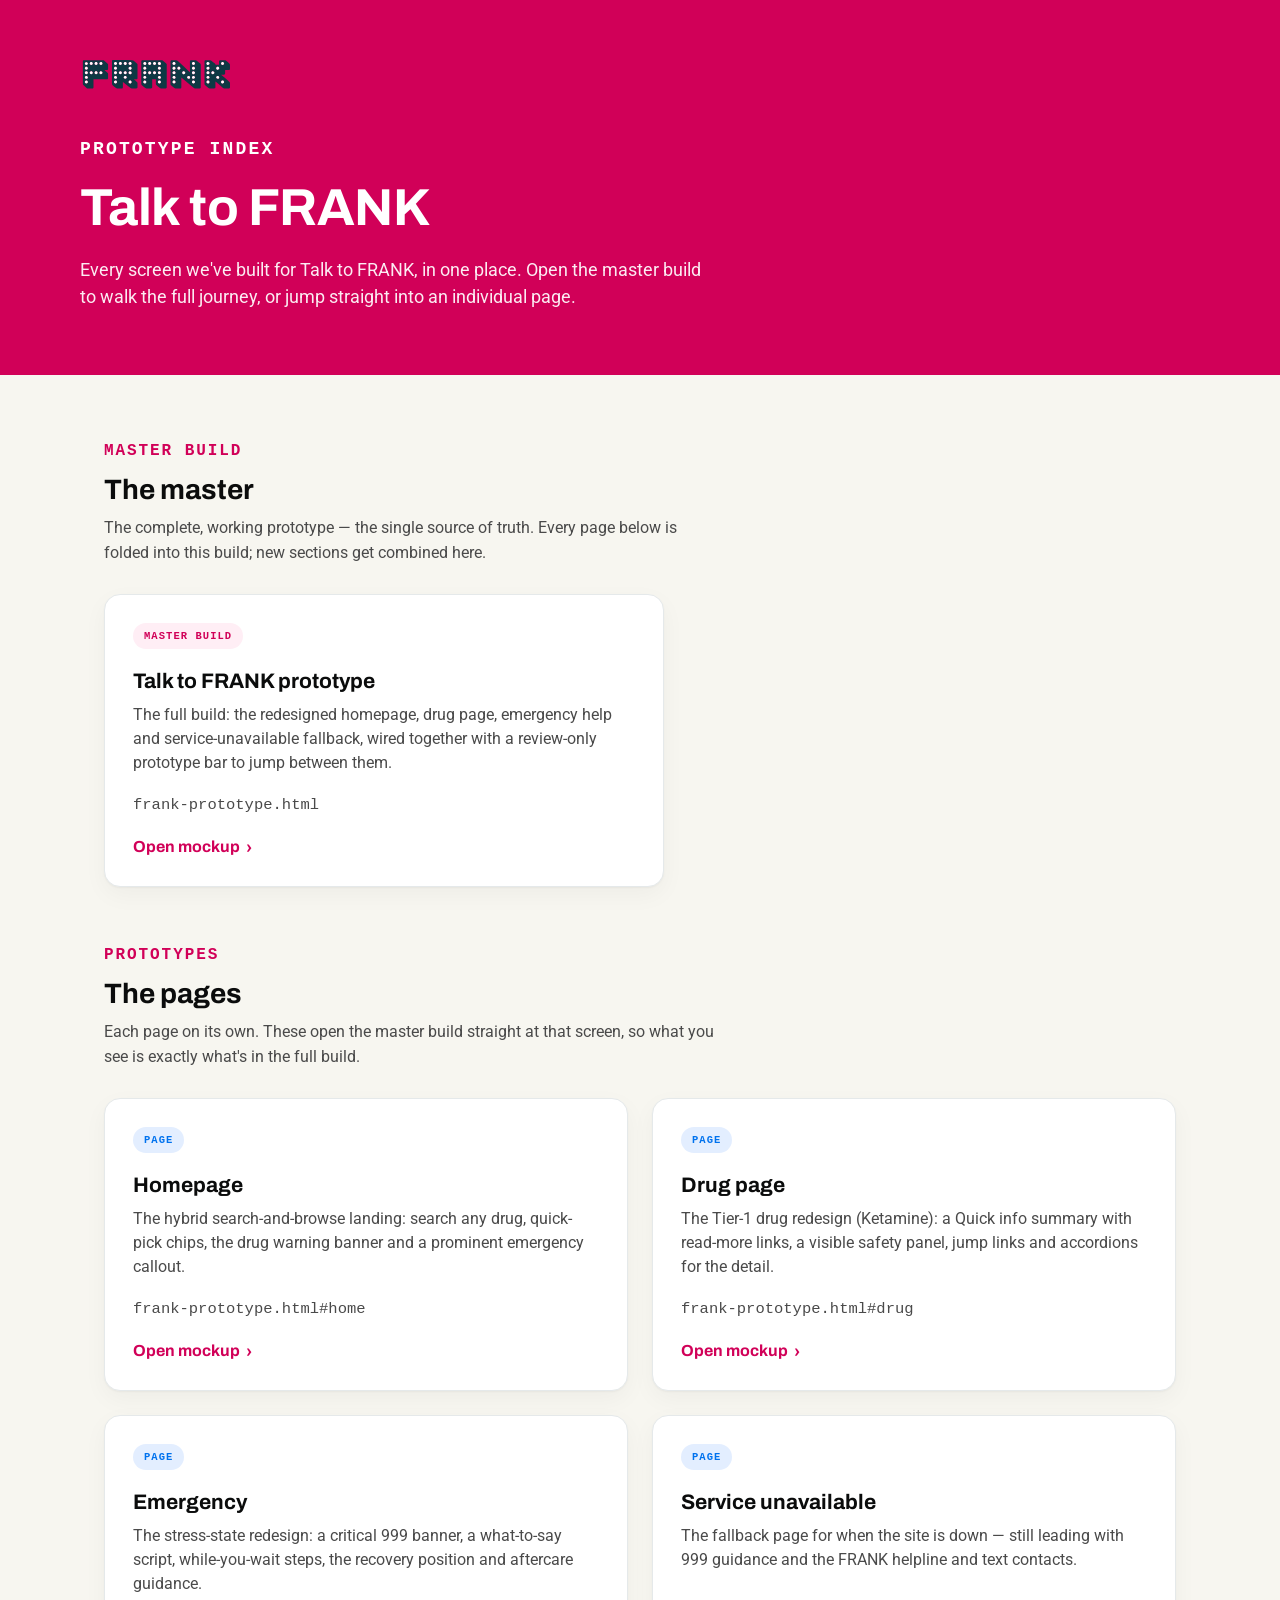
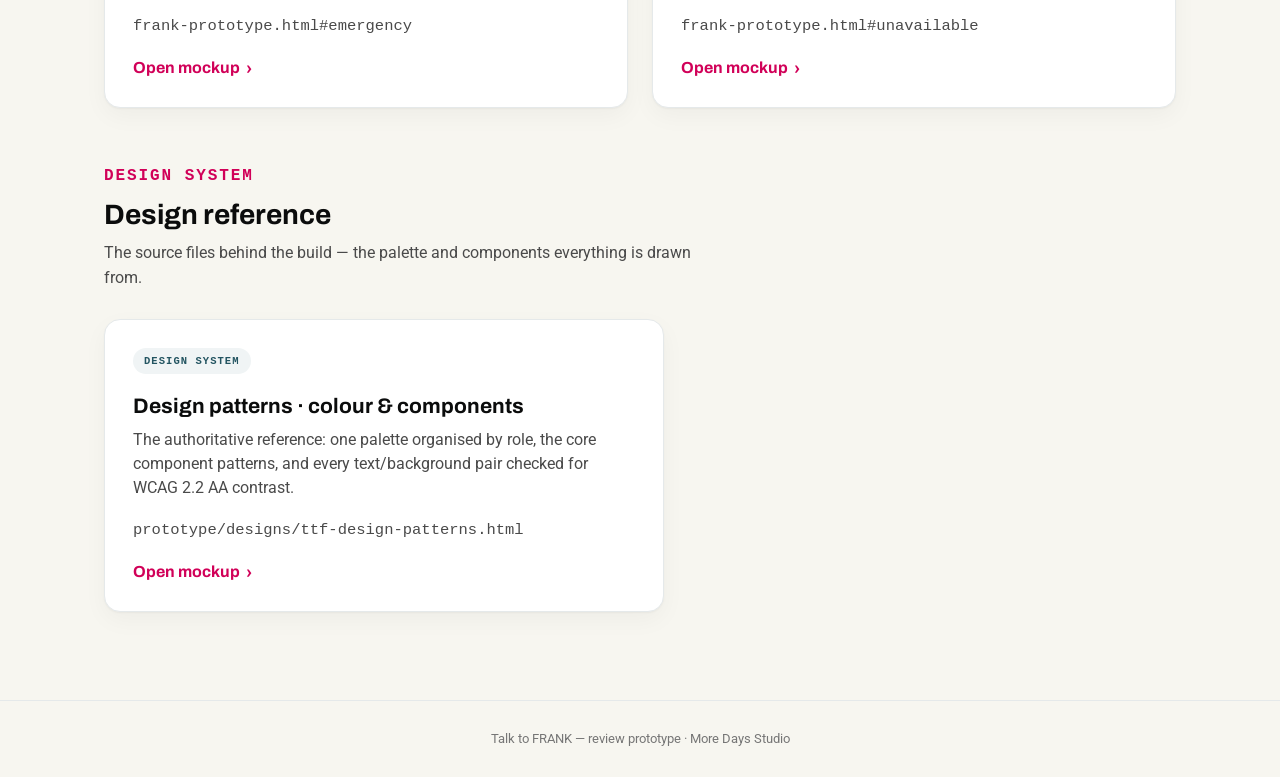
<file: index.html>
<!DOCTYPE html>
<html lang="en">
<head>
    <meta charset="UTF-8">
    <meta name="viewport" content="width=device-width, initial-scale=1.0">
    <meta name="description" content="Talk to FRANK prototype index — the master build and every individual page, in one place.">
    <title>Talk to FRANK — Prototype index</title>
    <link rel="icon" href="assets/favicon.svg" type="image/svg+xml">
    <style>
        @font-face {
            font-family: 'Roboto';
            src: url('assets/fonts/Roboto-Variable.ttf') format('truetype');
            font-weight: 100 900; font-display: swap;
        }
        @font-face {
            font-family: 'Archivo';
            src: url('assets/fonts/Archivo-Variable.ttf') format('truetype');
            font-weight: 100 900; font-display: swap;
        }

        :root {
            /* FRANK design-system tokens (from ttf-design-patterns.html) */
            --frank-blue: #0072EE;
            --deep-teal:  #0E3944;
            --teal:       #235461;
            --pink-text:  #D10058;
            --ink:        #0B0C0C;
            --body:       #4A4A4A;
            --mid:        #767676;
            --line:       #ADB5BD;
            --white:      #FFFFFF;
            --light:      #F0F4F5;
            --cream:      #F7F6F0;
            --pink-tint:  #FFEEF5;
            --rule-white: #E5E9EA;
            --rule-dark:  rgba(255,255,255,0.14);
            --font-body:    'Roboto', -apple-system, BlinkMacSystemFont, 'Segoe UI', sans-serif;
            --font-heading: 'Archivo', var(--font-body);
            --mono: ui-monospace, 'SF Mono', Menlo, Consolas, monospace;
        }

        * { box-sizing: border-box; margin: 0; padding: 0; }

        body {
            font-family: var(--font-body);
            color: var(--body);
            background: var(--cream);
            line-height: 1.55;
            -webkit-font-smoothing: antialiased;
        }

        h1, h2, h3 { font-family: var(--font-heading); color: var(--ink); line-height: 1.15; font-weight: 700; }

        a { color: inherit; }

        .skip-link {
            position: absolute; left: -999px; top: 0;
            background: var(--white); color: var(--frank-blue);
            padding: 12px 18px; z-index: 100; border-radius: 0 0 8px 0;
        }
        .skip-link:focus { left: 0; }

        /* ---------- Header ---------- */
        .index-header {
            background: var(--pink-text);
            color: #fff;
            padding: 56px 24px 64px;
        }
        .index-header-inner { max-width: 1120px; margin: 0 auto; }

        .brand {
            display: flex; align-items: center; gap: 12px;
            margin-bottom: 44px;
        }
        .brand-logo {
            /* natural teal+white wordmark, matching the master build header */
            width: 150px; height: auto; display: block;
        }

        .eyebrow {
            font-family: var(--mono);
            font-size: 12px; letter-spacing: 0.12em; text-transform: uppercase;
            font-weight: 600;
        }
        .index-header .eyebrow { color: #fff; }

        .index-header h1 {
            color: #fff;
            font-size: clamp(34px, 5vw, 52px);
            margin: 14px 0 18px;
            letter-spacing: -0.01em;
        }
        .index-header p {
            color: rgba(255,255,255,0.92);
            font-size: 18px;
            max-width: 640px;
        }

        /* ---------- Sections ---------- */
        main { max-width: 1120px; margin: 0 auto; padding: 8px 24px 88px; }

        .section { padding-top: 56px; }
        .section-head { margin-bottom: 28px; }
        .section-head .eyebrow { color: var(--pink-text); }
        .section-head h2 {
            font-size: 28px;
            margin: 10px 0 10px;
        }
        .section-head p {
            color: var(--body);
            font-size: 16px;
            max-width: 620px;
        }

        .card-grid {
            display: grid;
            grid-template-columns: repeat(2, 1fr);
            gap: 24px;
        }
        .card-grid.single { grid-template-columns: minmax(0, 560px); }

        /* ---------- Cards ---------- */
        .card {
            display: flex; flex-direction: column;
            background: var(--white);
            border: 1px solid var(--rule-white);
            border-radius: 16px;
            padding: 28px 28px 26px;
            box-shadow: 0 1px 2px rgba(11,12,12,0.04), 0 8px 24px rgba(11,12,12,0.04);
            transition: transform 0.15s ease, box-shadow 0.15s ease, border-color 0.15s ease;
        }
        .card:hover {
            transform: translateY(-2px);
            box-shadow: 0 2px 4px rgba(11,12,12,0.06), 0 14px 34px rgba(11,12,12,0.09);
            border-color: var(--line);
        }

        .badge {
            align-self: flex-start;
            font-family: var(--mono);
            font-size: 10.5px; letter-spacing: 0.1em; text-transform: uppercase;
            font-weight: 600;
            padding: 5px 11px;
            border-radius: 999px;
            margin-bottom: 20px;
        }
        .badge-master { background: var(--pink-tint); color: var(--pink-text); }
        .badge-page   { background: #E3EEFF; color: var(--frank-blue); }
        .badge-system { background: var(--light); color: var(--teal); }

        .card h3 { font-size: 21px; margin-bottom: 10px; }
        .card p { color: var(--body); font-size: 15.5px; margin-bottom: 18px; }

        .card-path {
            font-family: var(--mono);
            font-size: 12.5px;
            color: var(--mid);
            margin-top: auto;
            margin-bottom: 18px;
            word-break: break-all;
        }

        .card-link {
            display: inline-flex; align-items: center; gap: 6px;
            font-family: var(--font-heading);
            font-weight: 700; font-size: 16px;
            color: var(--pink-text);
            text-decoration: none;
        }
        .card-link:hover { text-decoration: underline; text-underline-offset: 3px; }
        .card-link .chev { font-size: 18px; line-height: 1; transition: transform 0.15s ease; }
        .card:hover .card-link .chev { transform: translateX(3px); }

        /* whole card clickable, link keeps its own focus ring */
        .card-clickable { position: relative; }
        .card-clickable .card-link::after {
            content: ""; position: absolute; inset: 0;
        }

        a:focus-visible, .card-clickable:focus-within {
            outline: 3px solid var(--pink-text);
            outline-offset: 3px;
            border-radius: 16px;
        }

        /* ---------- Footer ---------- */
        .index-footer {
            border-top: 1px solid var(--rule-white);
            padding: 28px 24px;
            text-align: center;
            color: var(--mid);
            font-size: 13px;
        }

        @media (max-width: 720px) {
            .card-grid, .card-grid.single { grid-template-columns: 1fr; }
            .index-header { padding: 44px 20px 48px; }
            main { padding-left: 20px; padding-right: 20px; }
        }
    </style>
</head>
<body>
    <a href="#master" class="skip-link">Skip to prototypes</a>

    <header class="index-header">
        <div class="index-header-inner">
            <div class="brand">
                <img class="brand-logo" src="assets/logo-frank--alt.svg" alt="Talk to FRANK" width="150" height="36">
            </div>
            <p class="eyebrow">Prototype index</p>
            <h1>Talk to FRANK</h1>
            <p>Every screen we've built for Talk to FRANK, in one place. Open the master build to
            walk the full journey, or jump straight into an individual page.</p>
        </div>
    </header>

    <main>
        <!-- Master build -->
        <section class="section" id="master">
            <div class="section-head">
                <p class="eyebrow">Master build</p>
                <h2>The master</h2>
                <p>The complete, working prototype — the single source of truth. Every page below is
                folded into this build; new sections get combined here.</p>
            </div>
            <div class="card-grid single">
                <article class="card card-clickable">
                    <span class="badge badge-master">Master build</span>
                    <h3>Talk to FRANK prototype</h3>
                    <p>The full build: the redesigned homepage, drug page, emergency help and service-unavailable
                    fallback, wired together with a review-only prototype bar to jump between them.</p>
                    <p class="card-path">frank-prototype.html</p>
                    <a class="card-link" href="frank-prototype.html">Open mockup <span class="chev" aria-hidden="true">›</span></a>
                </article>
            </div>
        </section>

        <!-- The pages -->
        <section class="section">
            <div class="section-head">
                <p class="eyebrow">Prototypes</p>
                <h2>The pages</h2>
                <p>Each page on its own. These open the master build straight at that screen, so what
                you see is exactly what's in the full build.</p>
            </div>
            <div class="card-grid">
                <article class="card card-clickable">
                    <span class="badge badge-page">Page</span>
                    <h3>Homepage</h3>
                    <p>The hybrid search-and-browse landing: search any drug, quick-pick chips, the drug
                    warning banner and a prominent emergency callout.</p>
                    <p class="card-path">frank-prototype.html#home</p>
                    <a class="card-link" href="frank-prototype.html#home">Open mockup <span class="chev" aria-hidden="true">›</span></a>
                </article>

                <article class="card card-clickable">
                    <span class="badge badge-page">Page</span>
                    <h3>Drug page</h3>
                    <p>The Tier-1 drug redesign (Ketamine): a Quick info summary with read-more links, a visible safety panel,
                    jump links and accordions for the detail.</p>
                    <p class="card-path">frank-prototype.html#drug</p>
                    <a class="card-link" href="frank-prototype.html#drug">Open mockup <span class="chev" aria-hidden="true">›</span></a>
                </article>

                <article class="card card-clickable">
                    <span class="badge badge-page">Page</span>
                    <h3>Emergency</h3>
                    <p>The stress-state redesign: a critical 999 banner, a what-to-say script, while-you-wait
                    steps, the recovery position and aftercare guidance.</p>
                    <p class="card-path">frank-prototype.html#emergency</p>
                    <a class="card-link" href="frank-prototype.html#emergency">Open mockup <span class="chev" aria-hidden="true">›</span></a>
                </article>

                <article class="card card-clickable">
                    <span class="badge badge-page">Page</span>
                    <h3>Service unavailable</h3>
                    <p>The fallback page for when the site is down — still leading with 999 guidance and the
                    FRANK helpline and text contacts.</p>
                    <p class="card-path">frank-prototype.html#unavailable</p>
                    <a class="card-link" href="frank-prototype.html#unavailable">Open mockup <span class="chev" aria-hidden="true">›</span></a>
                </article>
            </div>
        </section>

        <!-- Design reference -->
        <section class="section">
            <div class="section-head">
                <p class="eyebrow">Design system</p>
                <h2>Design reference</h2>
                <p>The source files behind the build — the palette and components everything is drawn from.</p>
            </div>
            <div class="card-grid single">
                <article class="card card-clickable">
                    <span class="badge badge-system">Design system</span>
                    <h3>Design patterns · colour &amp; components</h3>
                    <p>The authoritative reference: one palette organised by role, the core component patterns,
                    and every text/background pair checked for WCAG 2.2 AA contrast.</p>
                    <p class="card-path">prototype/designs/ttf-design-patterns.html</p>
                    <a class="card-link" href="prototype/designs/ttf-design-patterns.html">Open mockup <span class="chev" aria-hidden="true">›</span></a>
                </article>
            </div>
        </section>
    </main>

    <footer class="index-footer">
        Talk to FRANK — review prototype · More Days Studio
    </footer>
</body>
</html>
</file>
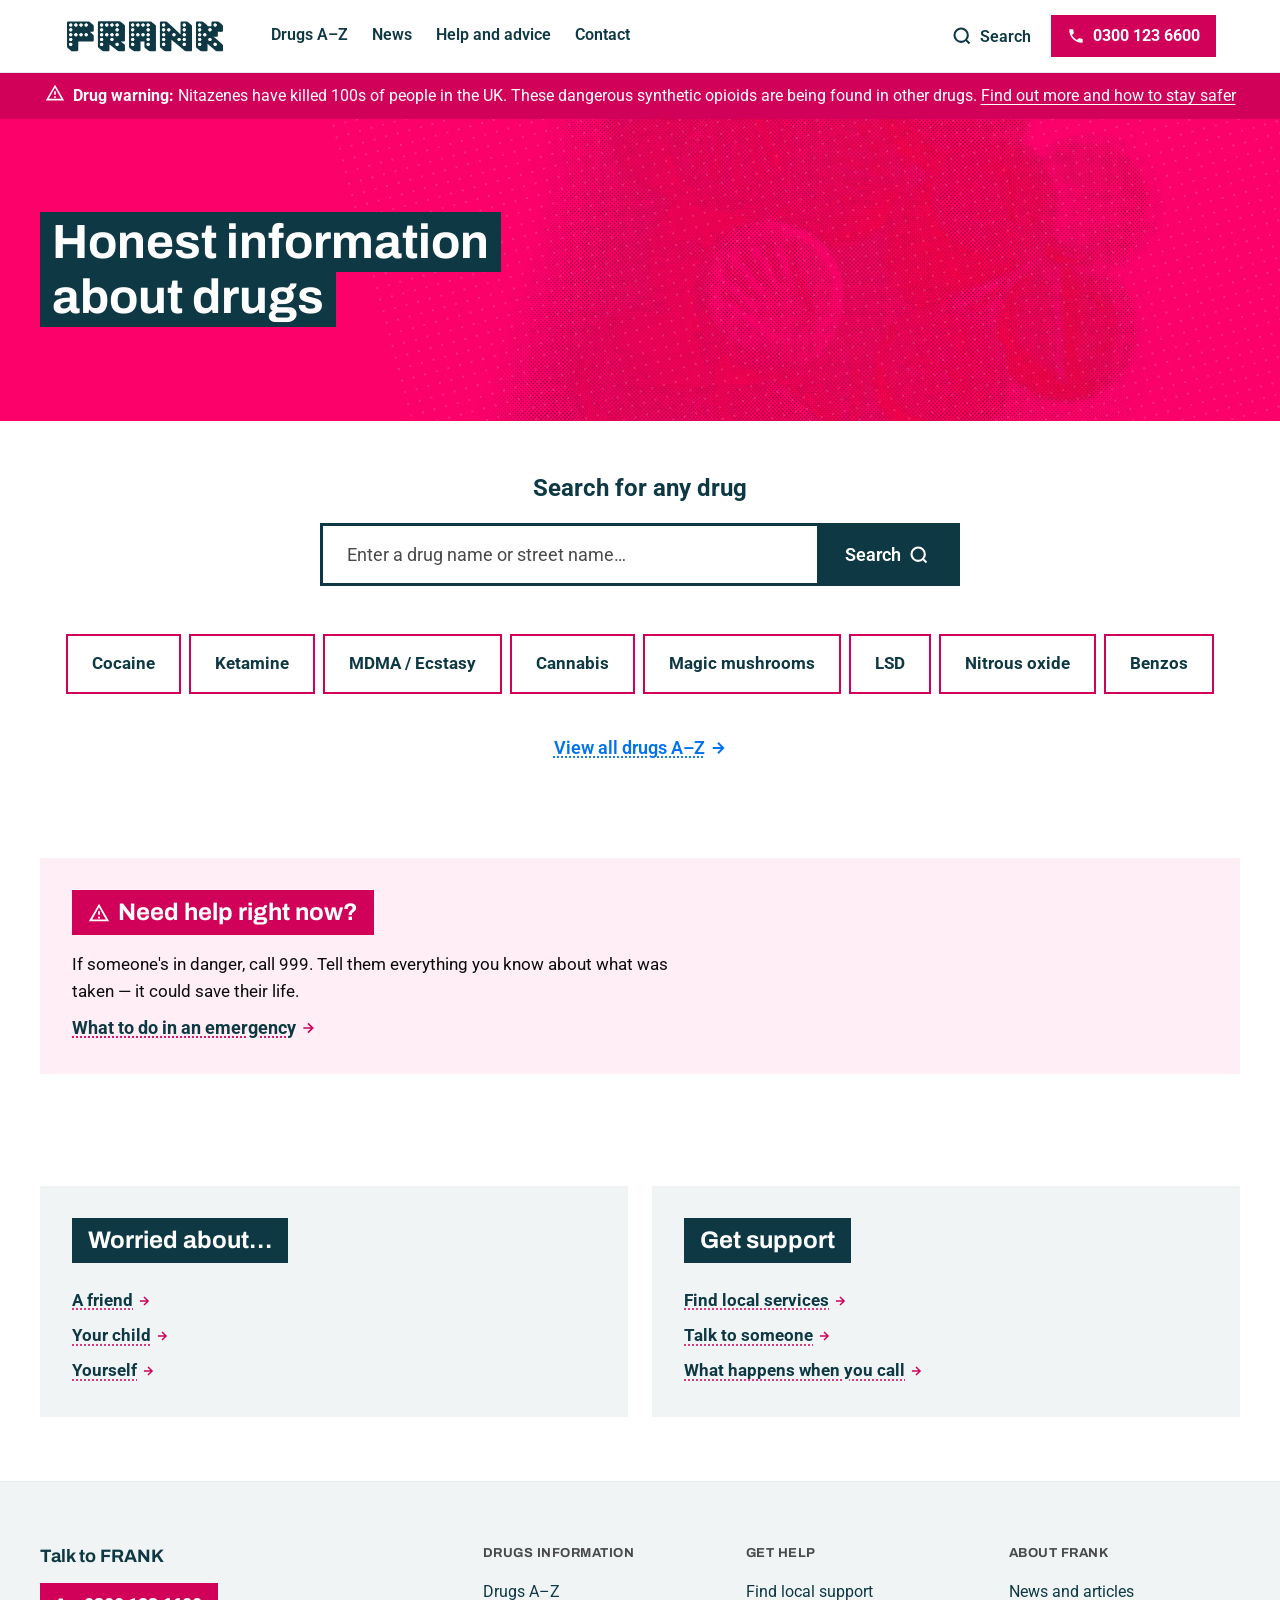
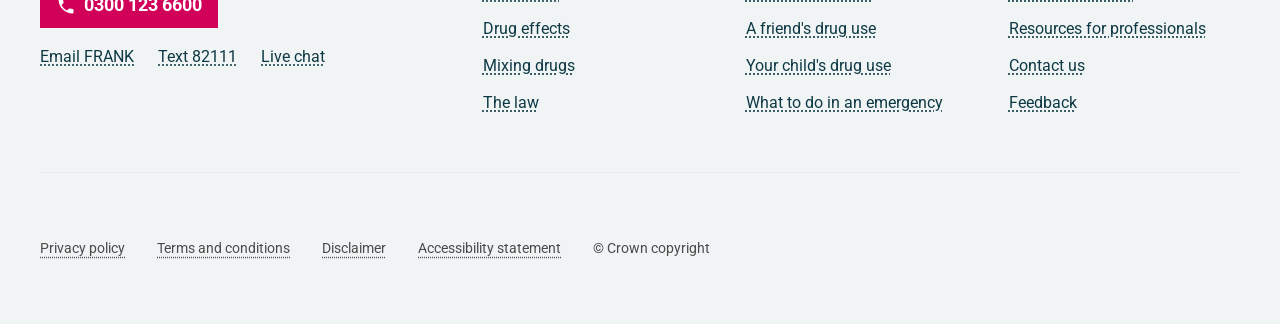
<file: frank-prototype.html>
<!DOCTYPE html>
<html lang="en">
<head>
    <meta charset="UTF-8">
    <meta name="viewport" content="width=device-width, initial-scale=1.0">
    <meta name="description" content="Talk to FRANK — consolidated review prototype (Homepage, Drug page, Emergency, Service unavailable).">
    <title>Talk to FRANK — Prototype</title>
    <link rel="icon" href="assets/favicon.svg" type="image/svg+xml">
    <link rel="stylesheet" href="css/styles.css">
</head>
<body>
    <a href="#main" class="skip-link">Skip to main content</a>

    <!-- ===========================================
         PAGE: HOMEPAGE (hybrid search + browse)
         =========================================== -->
    <div class="page active" id="page-home">
        <header class="frank-header">
            <div class="frank-header-inner">
                <div class="frank-header-left">
                    <a href="#home" class="frank-logo" data-nav="home"><img src="assets/logo-frank--alt.svg" alt="Talk to FRANK" width="126" height="30"></a>
                    <nav class="frank-nav" aria-label="Main navigation">
                        <a href="#" class="frank-nav-link">Drugs A–Z</a>
                        <a href="#" class="frank-nav-link">News</a>
                        <a href="#" class="frank-nav-link">Help and advice</a>
                        <a href="#" class="frank-nav-link">Contact</a>
                    </nav>
                </div>
                <div class="frank-header-actions">
                    <button class="frank-icon-btn" aria-label="Search the site">
                        <svg width="20" height="20" viewBox="0 0 24 24" fill="none" stroke="currentColor" stroke-width="2.5"><circle cx="11" cy="11" r="8"/><path d="M21 21l-4.35-4.35"/></svg>
                        <span class="label">Search</span>
                    </button>
                    <a href="tel:03001236600" class="frank-phone-link">
                        <svg width="18" height="18" viewBox="0 0 24 24" fill="currentColor"><path d="M6.62 10.79c1.44 2.83 3.76 5.14 6.59 6.59l2.2-2.2c.27-.27.67-.36 1.02-.24 1.12.37 2.33.57 3.57.57.55 0 1 .45 1 1V20c0 .55-.45 1-1 1-9.39 0-17-7.61-17-17 0-.55.45-1 1-1h3.5c.55 0 1 .45 1 1 0 1.25.2 2.45.57 3.57.11.35.03.74-.25 1.02l-2.2 2.2z"/></svg>
                        0300 123 6600
                    </a>
                    <button class="frank-icon-btn frank-menu-toggle" aria-label="Menu" aria-expanded="false" aria-controls="mobile-nav-home">
                        <svg width="24" height="24" viewBox="0 0 24 24" fill="none" stroke="currentColor" stroke-width="2"><path d="M3 12h18M3 6h18M3 18h18"/></svg>
                    </button>
                </div>
            </div>
            <div class="frank-mobile-nav" id="mobile-nav-home">
                <a href="#">Drugs A–Z</a>
                <a href="#">News</a>
                <a href="#">Help and advice</a>
                <a href="#emergency" data-nav="emergency">What to do in an emergency</a>
                <a href="#">Contact</a>
            </div>
        </header>

        <div class="frank-alert" role="alert">
            <div class="frank-alert-inner">
                <span class="frank-alert-icon"><svg width="20" height="20" viewBox="0 0 24 24" fill="currentColor"><path d="M12 2L1 21h22L12 2zm0 3.83L19.53 19H4.47L12 5.83zM11 10v4h2v-4h-2zm0 6v2h2v-2h-2z"/></svg></span>
                <span><strong>Drug warning:</strong> Nitazenes have killed 100s of people in the UK. These dangerous synthetic opioids are being found in other drugs. <a href="#">Find out more and how to stay safer</a></span>
            </div>
        </div>

        <main id="main">
            <div class="frank-hero">
                <div class="frank-hero-inner">
                    <div class="frank-hero-content">
                        <h1><span>Honest information about drugs</span></h1>
                    </div>
                </div>
            </div>

            <div class="frank-search-section">
                <div class="frank-search-section-inner">
                    <label for="search-home" class="frank-search-label">Search for any drug</label>
                    <div class="frank-search-box">
                        <input type="search" id="search-home" class="frank-search-input" placeholder="Enter a drug name or street name…" autocomplete="off">
                        <button class="frank-search-submit" type="submit" data-nav="drug">
                            Search
                            <svg width="20" height="20" viewBox="0 0 24 24" fill="none" stroke="currentColor" stroke-width="2.5"><circle cx="11" cy="11" r="8"/><path d="M21 21l-4.35-4.35"/></svg>
                        </button>
                    </div>
                </div>
            </div>

            <div class="frank-drug-chips">
                <div class="frank-drug-chips-list">
                    <a href="#drug" class="frank-drug-chip" data-nav="drug">Cocaine</a>
                    <a href="#drug" class="frank-drug-chip" data-nav="drug">Ketamine</a>
                    <a href="#drug" class="frank-drug-chip" data-nav="drug">MDMA / Ecstasy</a>
                    <a href="#drug" class="frank-drug-chip" data-nav="drug">Cannabis</a>
                    <a href="#drug" class="frank-drug-chip" data-nav="drug">Magic mushrooms</a>
                    <a href="#drug" class="frank-drug-chip" data-nav="drug">LSD</a>
                    <a href="#drug" class="frank-drug-chip" data-nav="drug">Nitrous oxide</a>
                    <a href="#drug" class="frank-drug-chip" data-nav="drug">Benzos</a>
                </div>
            </div>

            <div class="frank-az-link">
                <a href="#" class="frank-link-arrow">
                    View all drugs A–Z
                    <svg width="18" height="18" viewBox="0 0 24 24" fill="none" stroke="currentColor" stroke-width="2.5"><path d="M5 12h14M12 5l7 7-7 7"/></svg>
                </a>
            </div>

            <!-- Emergency callout: kept prominent and standalone for crisis visibility -->
            <div class="frank-emergency">
                <div class="frank-emergency-content">
                    <h2><span class="frank-emergency-label"><svg width="22" height="22" viewBox="0 0 24 24" fill="currentColor"><path d="M12 2L1 21h22L12 2zm0 3.83L19.53 19H4.47L12 5.83zM11 10v4h2v-4h-2zm0 6v2h2v-2h-2z"/></svg> Need help right now?</span></h2>
                    <p>If someone's in danger, call 999. Tell them everything you know about what was taken — it could save their life.</p>
                    <a href="#emergency" class="frank-link-arrow" data-nav="emergency">
                        What to do in an emergency
                        <svg width="16" height="16" viewBox="0 0 24 24" fill="none" stroke="currentColor" stroke-width="2.5"><path d="M5 12h14M12 5l7 7-7 7"/></svg>
                    </a>
                </div>
            </div>

            <section class="frank-section">
                <div class="frank-help-grid">
                    <div class="frank-help-block">
                        <h2><span>Worried about…</span></h2>
                        <div class="frank-help-block-links">
                            <a href="#" class="frank-link-arrow">A friend <svg width="14" height="14" viewBox="0 0 24 24" fill="none" stroke="currentColor" stroke-width="2.5"><path d="M5 12h14M12 5l7 7-7 7"/></svg></a>
                            <a href="#" class="frank-link-arrow">Your child <svg width="14" height="14" viewBox="0 0 24 24" fill="none" stroke="currentColor" stroke-width="2.5"><path d="M5 12h14M12 5l7 7-7 7"/></svg></a>
                            <a href="#" class="frank-link-arrow">Yourself <svg width="14" height="14" viewBox="0 0 24 24" fill="none" stroke="currentColor" stroke-width="2.5"><path d="M5 12h14M12 5l7 7-7 7"/></svg></a>
                        </div>
                    </div>
                    <div class="frank-help-block">
                        <h2><span>Get support</span></h2>
                        <div class="frank-help-block-links">
                            <a href="#" class="frank-link-arrow">Find local services <svg width="14" height="14" viewBox="0 0 24 24" fill="none" stroke="currentColor" stroke-width="2.5"><path d="M5 12h14M12 5l7 7-7 7"/></svg></a>
                            <a href="#" class="frank-link-arrow">Talk to someone <svg width="14" height="14" viewBox="0 0 24 24" fill="none" stroke="currentColor" stroke-width="2.5"><path d="M5 12h14M12 5l7 7-7 7"/></svg></a>
                            <a href="#" class="frank-link-arrow">What happens when you call <svg width="14" height="14" viewBox="0 0 24 24" fill="none" stroke="currentColor" stroke-width="2.5"><path d="M5 12h14M12 5l7 7-7 7"/></svg></a>
                        </div>
                    </div>
                </div>
            </section>
        </main>

        <footer class="frank-footer">
            <div class="frank-footer-inner">
                <div class="frank-footer-top">
                    <div class="frank-footer-contact">
                        <h2>Talk to FRANK</h2>
                        <a href="tel:03001236600" class="frank-footer-phone">
                            <svg width="20" height="20" viewBox="0 0 24 24" fill="currentColor"><path d="M6.62 10.79c1.44 2.83 3.76 5.14 6.59 6.59l2.2-2.2c.27-.27.67-.36 1.02-.24 1.12.37 2.33.57 3.57.57.55 0 1 .45 1 1V20c0 .55-.45 1-1 1-9.39 0-17-7.61-17-17 0-.55.45-1 1-1h3.5c.55 0 1 .45 1 1 0 1.25.2 2.45.57 3.57.11.35.03.74-.25 1.02l-2.2 2.2z"/></svg>
                            0300 123 6600
                        </a>
                        <div class="frank-footer-contact-links">
                            <a href="#">Email FRANK</a>
                            <a href="#">Text 82111</a>
                            <a href="#">Live chat</a>
                        </div>
                    </div>
                    <nav class="frank-footer-nav" aria-label="Footer navigation">
                        <div class="frank-footer-nav-section">
                            <h3>Drugs information</h3>
                            <ul>
                                <li><a href="#">Drugs A–Z</a></li>
                                <li><a href="#">Drug effects</a></li>
                                <li><a href="#">Mixing drugs</a></li>
                                <li><a href="#">The law</a></li>
                            </ul>
                        </div>
                        <div class="frank-footer-nav-section">
                            <h3>Get help</h3>
                            <ul>
                                <li><a href="#">Find local support</a></li>
                                <li><a href="#">A friend's drug use</a></li>
                                <li><a href="#">Your child's drug use</a></li>
                                <li><a href="#emergency" data-nav="emergency">What to do in an emergency</a></li>
                            </ul>
                        </div>
                        <div class="frank-footer-nav-section">
                            <h3>About FRANK</h3>
                            <ul>
                                <li><a href="#">News and articles</a></li>
                                <li><a href="#">Resources for professionals</a></li>
                                <li><a href="#">Contact us</a></li>
                                <li><a href="#">Feedback</a></li>
                            </ul>
                        </div>
                    </nav>
                </div>
                <div class="frank-footer-bottom">
                    <a href="#">Privacy policy</a>
                    <a href="#">Terms and conditions</a>
                    <a href="#">Disclaimer</a>
                    <a href="#">Accessibility statement</a>
                    <span>© Crown copyright</span>
                </div>
            </div>
        </footer>
    </div>

    <!-- ===========================================
         PAGE: DRUG (Tier-1 redesign) — ketamine instance
         =========================================== -->
    <div class="page" id="page-drug">
        <header class="frank-header">
            <div class="frank-header-inner">
                <div class="frank-header-left">
                    <a href="#home" class="frank-logo" data-nav="home"><img src="assets/logo-frank--alt.svg" alt="Talk to FRANK" width="126" height="30"></a>
                    <nav class="frank-nav" aria-label="Main navigation">
                        <a href="#" class="frank-nav-link active">Drugs A–Z</a>
                        <a href="#" class="frank-nav-link">News</a>
                        <a href="#" class="frank-nav-link">Help and advice</a>
                        <a href="#" class="frank-nav-link">Contact</a>
                    </nav>
                </div>
                <div class="frank-header-actions">
                    <button class="frank-icon-btn" aria-label="Search the site">
                        <svg width="20" height="20" viewBox="0 0 24 24" fill="none" stroke="currentColor" stroke-width="2.5"><circle cx="11" cy="11" r="8"/><path d="M21 21l-4.35-4.35"/></svg>
                        <span class="label">Search</span>
                    </button>
                    <a href="tel:03001236600" class="frank-phone-link">
                        <svg width="18" height="18" viewBox="0 0 24 24" fill="currentColor"><path d="M6.62 10.79c1.44 2.83 3.76 5.14 6.59 6.59l2.2-2.2c.27-.27.67-.36 1.02-.24 1.12.37 2.33.57 3.57.57.55 0 1 .45 1 1V20c0 .55-.45 1-1 1-9.39 0-17-7.61-17-17 0-.55.45-1 1-1h3.5c.55 0 1 .45 1 1 0 1.25.2 2.45.57 3.57.11.35.03.74-.25 1.02l-2.2 2.2z"/></svg>
                        0300 123 6600
                    </a>
                    <button class="frank-icon-btn frank-menu-toggle" aria-label="Menu" aria-expanded="false" aria-controls="mobile-nav-drug">
                        <svg width="24" height="24" viewBox="0 0 24 24" fill="none" stroke="currentColor" stroke-width="2"><path d="M3 12h18M3 6h18M3 18h18"/></svg>
                    </button>
                </div>
            </div>
            <div class="frank-mobile-nav" id="mobile-nav-drug">
                <a href="#">Drugs A–Z</a>
                <a href="#">News</a>
                <a href="#">Help and advice</a>
                <a href="#emergency" data-nav="emergency">What to do in an emergency</a>
                <a href="#">Contact</a>
            </div>
        </header>

        <div class="frank-alert" role="alert">
            <div class="frank-alert-inner">
                <span class="frank-alert-icon"><svg width="20" height="20" viewBox="0 0 24 24" fill="currentColor"><path d="M12 2L1 21h22L12 2zm0 3.83L19.53 19H4.47L12 5.83zM11 10v4h2v-4h-2zm0 6v2h2v-2h-2z"/></svg></span>
                <span><strong>Drug warning:</strong> Some tablets being sold as ecstasy in Europe contain a drug called PMMA. <a href="#">Find out more</a></span>
            </div>
        </div>

        <nav class="frank-breadcrumb" aria-label="Breadcrumb">
            <div class="frank-breadcrumb-inner"><a href="#home" data-nav="home">Home</a><span class="frank-breadcrumb-sep" aria-hidden="true">&gt;</span><a href="#">Drugs A–Z</a><span class="frank-breadcrumb-sep" aria-hidden="true">&gt;</span>Ketamine</div>
        </nav>

        <main class="drug-main" id="main-drug">
            <!-- TEMPLATE: title block -->
            <div class="drug-title-block">
                <span class="drug-class-tag">Class B</span>
                <h1>Ketamine</h1>
                <p class="drug-also-known"><strong>Also called:</strong> K, Ket, Special K, Super K, Vitamin K</p>
                <p class="drug-standfirst">Sold as a grainy white or light brown powder. Looks similar to cocaine but is a very different drug.</p>
            </div>

            <!-- QUICK INFO — copy verbatim from talktofrank.com/drug/ketamine; each item reads more into its section below -->
            <section class="quick-info" aria-labelledby="drug-quick-heading">
                <h2 id="drug-quick-heading">Quick info</h2>
                <div class="quick-info-body">
                    <p class="quick-info-intro">How the drug works varies from person to person</p>
                    <div class="quick-info-grid">
                        <div class="quick-info-item">
                            <h3>How you might feel</h3>
                            <p>Detached, happy, chilled and/or anxious, confused, ‘tripped out’.</p>
                        </div>
                        <div class="quick-info-item">
                            <h3>Effects on your body</h3>
                            <p>Memory loss, nausea, depression, numb so you can’t feel pain.</p>
                        </div>
                        <div class="quick-info-item">
                            <h3>How long it takes to work</h3>
                            <p>15 - 20 mins on average.</p>
                        </div>
                        <div class="quick-info-item">
                            <h3>How long the effects last</h3>
                            <p>30 mins - 1 hour on average.</p>
                        </div>
                    </div>
                    <a href="#drug-contents" class="frank-link-arrow quick-info-more">Read more<span class="visually-hidden"> about ketamine</span> <svg width="16" height="16" viewBox="0 0 24 24" fill="none" stroke="currentColor" stroke-width="2.5" aria-hidden="true"><path d="M5 12h14M12 5l7 7-7 7"/></svg></a>
                </div>
            </section>

            <!-- COMMON RISKS & WHAT TO DO — visible safety panel (live "Common risks" + "What to do in an emergency" copy) -->
            <section class="safety-panel" aria-labelledby="drug-safety-heading">
                <div class="safety-panel-header">
                    <svg width="24" height="24" viewBox="0 0 24 24" fill="currentColor" aria-hidden="true"><path d="M12 2L1 21h22L12 2zm0 3.83L19.53 19H4.47L12 5.83zM11 10v4h2v-4h-2zm0 6v2h2v-2h-2z"/></svg>
                    <h2 id="drug-safety-heading">Common risks</h2>
                </div>
                <div class="safety-panel-body">
                    <ul class="safety-list">
                        <li>Because you don't feel pain properly when you've taken ketamine, you can injure yourself and not know it.</li>
                        <li>Mixing with alcohol, benzos, or opiates is dangerous.</li>
                        <li>Never use without being with other people you trust.</li>
                    </ul>
                    <div class="safety-action">
                        <strong>If you or someone else needs urgent help after taking drugs or drinking, call 999 for an ambulance. Tell the crew everything you know. It could save their life.</strong>
                        <a href="tel:999" class="safety-call-btn">
                            <svg width="20" height="20" viewBox="0 0 24 24" fill="currentColor" aria-hidden="true"><path d="M6.62 10.79c1.44 2.83 3.76 5.14 6.59 6.59l2.2-2.2c.27-.27.67-.36 1.02-.24 1.12.37 2.33.57 3.57.57.55 0 1 .45 1 1V20c0 .55-.45 1-1 1-9.39 0-17-7.61-17-17 0-.55.45-1 1-1h3.5c.55 0 1 .45 1 1 0 1.25.2 2.45.57 3.57.11.35.03.74-.25 1.02l-2.2 2.2z"/></svg>
                            Call 999
                        </a>
                        <a href="#emergency" class="frank-link-arrow" data-nav="emergency">
                            What else to do in an emergency
                            <svg width="16" height="16" viewBox="0 0 24 24" fill="none" stroke="currentColor" stroke-width="2.5"><path d="M5 12h14M12 5l7 7-7 7"/></svg>
                        </a>
                    </div>
                </div>
            </section>

            <!-- MIXING — restored from pre-cc643a6. Placeholder copy (not live talktofrank.com) until policy content is ready -->
            <section class="mixing-module" aria-labelledby="drug-mixing-heading">
                <div class="mixing-module-header">
                    <svg width="20" height="20" viewBox="0 0 24 24" fill="none" stroke="currentColor" stroke-width="2" aria-hidden="true"><path d="M9 3h6M10 3v6L5 18a2 2 0 0 0 2 3h10a2 2 0 0 0 2-3l-5-9V3"/></svg>
                    <h2 id="drug-mixing-heading">Mixing ketamine with other drugs</h2>
                </div>
                <div class="mixing-module-body">
                    <p>Mixing is always risky, but some combinations are far more dangerous than others. With ketamine, these can slow or stop your breathing:</p>
                    <div class="mixing-danger">
                        <span class="mixing-tag">+ Alcohol</span>
                        <span class="mixing-tag">+ Benzodiazepines</span>
                        <span class="mixing-tag">+ Opioids</span>
                    </div>
                    <a href="#" class="frank-link-arrow">
                        Check a specific combination
                        <svg width="16" height="16" viewBox="0 0 24 24" fill="none" stroke="currentColor" stroke-width="2.5"><path d="M5 12h14M12 5l7 7-7 7"/></svg>
                    </a>
                </div>
            </section>

            <!-- JUMP LINKS -->
            <nav class="jump-nav" id="drug-contents" aria-label="On this page">
                <h2>On this page</h2>
                <ul>
                    <li><a href="#drug-feel">How it feels</a></li>
                    <li><a href="#drug-duration">Duration</a></li>
                    <li><a href="#drug-risks">The risks</a></li>
                    <li><a href="#drug-looks">How it looks, tastes and smells</a></li>
                    <li><a href="#drug-take">How do people take it?</a></li>
                    <li><a href="#drug-addiction">Addiction</a></li>
                    <li><a href="#drug-law">The law</a></li>
                    <li><a href="#drug-help">Getting help</a></li>
                </ul>
            </nav>

            <!-- DETAIL — all copy verbatim from talktofrank.com/drug/ketamine -->
            <div class="accordion open" id="drug-feel">
                <h2 class="accordion-heading"><button class="accordion-trigger" aria-expanded="true">
                    How it feels
                    <svg width="22" height="22" viewBox="0 0 24 24" fill="none" stroke="currentColor" stroke-width="2.5" aria-hidden="true"><polyline points="6 9 12 15 18 9"/></svg>
                </button></h2>
                <div class="accordion-panel">
                    <h3>How does it make you feel?</h3>
                    <p>Ketamine is a general anaesthetic so it reduces sensations in the body. Trips can last for a couple of hours.</p>
                    <p>Taking ketamine can make you feel:</p>
                    <ul class="bullet-list">
                        <li>dream-like and detached</li>
                        <li>chilled, relaxed and happy</li>
                        <li>confused and nauseated</li>
                    </ul>
                    <p>Ketamine can also:</p>
                    <ul class="bullet-list">
                        <li>alter your perception of time and space and make you hallucinate (see or hear things that aren't there)</li>
                        <li>stop you feeling pain, putting you at risk of hurting yourself and not realising it</li>
                    </ul>
                    <p>If you take too much ketamine you may lose the ability to move and go into a ‘k-hole’. This feels like your mind and body have separated and you can't to do anything about it – which can be a very scary experience.</p>
                    <p>Regular ketamine use can cause:</p>
                    <ul class="bullet-list">
                        <li>agitation</li>
                        <li>panic attacks</li>
                        <li>damage to short- and long-term memory</li>
                        <li>depression, if taken frequently</li>
                    </ul>
                    <h3>How does it make people behave?</h3>
                    <p>It can make people seem slower, more relaxed and chilled out, but it can also stop people from being able to move properly and from making sense.</p>
    </div>
            </div>

            <div class="accordion" id="drug-duration">
                <h2 class="accordion-heading"><button class="accordion-trigger" aria-expanded="false">
                    Duration
                    <svg width="22" height="22" viewBox="0 0 24 24" fill="none" stroke="currentColor" stroke-width="2.5" aria-hidden="true"><polyline points="6 9 12 15 18 9"/></svg>
                </button></h2>
                <div class="accordion-panel">
                    <p>How long the effects last and the drug stays in your system depends on how much you’ve taken, your size and what other drugs you may have also taken.</p>
                    <h3>To kick in</h3>
                    <p>When snorted, ketamine normally takes about 15 minutes to take effect. When taken orally, it will take longer, around 20 minutes to an hour.</p>
                    <h3>How long it lasts</h3>
                    <p>The buzz can last around for 30 minutes to an hour, but the effects really depend on how much you take.</p>
                    <h3>After effects</h3>
                    <p>People may feel down and low in mood for a few days after using ketamine.</p>
                    <h3>How long will it be detectable?</h3>
                    <p>Ketamine can be detected in a urine test for several days after taking it.</p>
                    <p>How long a drug can be detected for depends on how much is taken and which testing kit is used. This is only a general guide.</p>
    </div>
            </div>

            <div class="accordion" id="drug-risks">
                <h2 class="accordion-heading"><button class="accordion-trigger" aria-expanded="false">
                    The risks
                    <svg width="22" height="22" viewBox="0 0 24 24" fill="none" stroke="currentColor" stroke-width="2.5" aria-hidden="true"><polyline points="6 9 12 15 18 9"/></svg>
                </button></h2>
                <div class="accordion-panel">
                    <h3>Physical health risks</h3>
                    <p>Ketamine is a very powerful anesthetic that can cause serious harm. Taking ketamine can be fatal, particularly if it is mixed with other drugs.</p>
                    <p>Ketamine can increase your heart rate and blood pressure. It can make you confused, agitated, delirious and disconnected from reality.</p>
                    <p>It can make you feel sick, and it can cause damage to your short- and long-term memory.</p>
                    <p>Because of the body’s loss of feelings, paralysis of the muscles and the mind’s loss of touch with reality, you can be left vulnerable to hurting yourself or being hurt by others.</p>
                    <p>Because you don't feel pain properly when you've recently taken ketamine, you can injure yourself and not know you've done it.</p>
                    <p>Ketamine can cause serious bladder problems, with the urgent and frequent need to pee. This can be very painful and the pee can be blood-stained. Although stopping using ketamine can help, sometimes the damage can be so serious that the bladder needs surgical repair or even removal.</p>
                    <p>The urinary tract, from the kidneys down to the bladder, can also be affected and incontinence (uncontrolled peeing) may also develop.</p>
                    <p>Abdominal pain, sometimes called ‘K cramps’, have been reported by people who have taken ketamine for a long time.</p>
                    <p>Evidence of liver damage due to regular, heavy ketamine use is emerging. The liver has a range of important functions, such as cleaning your blood and removing toxic substances.</p>
                    <h3>Mental health risks</h3>
                    <p>The longer term effects of ketamine use can include flashbacks, memory loss and problems with concentration.</p>
                    <p>Regular use can cause depression and, occasionally, psychotic symptoms such as hallucinations. Ketamine can also make existing mental health problems worse.</p>
                    <p>Interestingly, medical grade ketamine is now being researched as a potential treatment for severe depression, but it is too early to know the results of this research.</p>
                    <h3>What is ketamine cut with?</h3>
                    <p>Street ketamine is usually sold as a white/beige crystalised powder and is sometimes cut with other powders to add weight and improve the dealer’s profits.</p>
                    <p>It’s impossible to tell whether the ketamine you buy has been cut with other substances by looking at it.</p>
    </div>
            </div>

            <div class="accordion" id="drug-looks">
                <h2 class="accordion-heading"><button class="accordion-trigger" aria-expanded="false">
                    How it looks, tastes and smells
                    <svg width="22" height="22" viewBox="0 0 24 24" fill="none" stroke="currentColor" stroke-width="2.5" aria-hidden="true"><polyline points="6 9 12 15 18 9"/></svg>
                </button></h2>
                <div class="accordion-panel">
                    <h3>What does it look like?</h3>
                    <ul class="bullet-list">
                        <li>A clear liquid, when used in medicine</li>
                        <li>A grainy white or brown crystalline powder when sold on the street</li>
                        <li>Tablets, although this is less common</li>
                    </ul>
                    <figure class="drug-image">
                        <img src="assets/drug-ketamine.webp" width="640" height="360" loading="lazy"
                             alt="A small pile of grainy white ketamine powder on a white surface">
                        <figcaption>Supplied by Dominic Milton Trott, "Source: The Drug Users Bible"</figcaption>
                    </figure>
                    <h3>What does it taste/smell like?</h3>
                    <p>Ketamine tastes bitter and unpleasant.</p>
                </div>
            </div>

            <div class="accordion" id="drug-take">
                <h2 class="accordion-heading"><button class="accordion-trigger" aria-expanded="false">
                    How do people take it?
                    <svg width="22" height="22" viewBox="0 0 24 24" fill="none" stroke="currentColor" stroke-width="2.5" aria-hidden="true"><polyline points="6 9 12 15 18 9"/></svg>
                </button></h2>
                <div class="accordion-panel">
                    <p>Ketamine is used in medicine as an anesthetic for humans and animals.</p>
                    <h3>By snorting it as a powder</h3>
                    <p>Most people who take powder ketamine will snort it. Users often talk of taking a ‘bump’, meaning they snort a small amount of ketamine. In the UK, snorting is the most common way to take ketamine.</p>
                    <h3>By injecting it</h3>
                    <p>People who regularly use ketamine sometimes inject it to get a bigger hit. They usually inject ketamine into a muscle.</p>
                    <h3>By swallowing it as a tablet</h3>
                    <p>Some people swallow it in tablet form, but this is less common.</p>
                    <h3>By bombing</h3>
                    <p>Some people ‘bomb’ it, which is swallowing the powder wrapped in a cigarette paper.</p>
                </div>
            </div>

            <div class="accordion" id="drug-addiction">
                <h2 class="accordion-heading"><button class="accordion-trigger" aria-expanded="false">
                    Addiction
                    <svg width="22" height="22" viewBox="0 0 24 24" fill="none" stroke="currentColor" stroke-width="2.5" aria-hidden="true"><polyline points="6 9 12 15 18 9"/></svg>
                </button></h2>
                <div class="accordion-panel">
                    <h3>Can you get addicted?</h3>
                    <p>Yes. People who become addicted to ketamine will keep taking it – whether they’re aware of the health risks or not. Others will attend drug treatment services to help them stop.</p>
                    <p>People who use ketamine regularly can develop a tolerance to it, which could lead to them taking even more to get the effects they’re looking for.</p>
                    <p>There are no physical withdrawal symptoms with ketamine, so ketamine addiction is sometimes called a psychological dependence.</p>
                </div>
            </div>

            <div class="accordion" id="drug-law">
                <h2 class="accordion-heading"><button class="accordion-trigger" aria-expanded="false">
                    The law
                    <svg width="22" height="22" viewBox="0 0 24 24" fill="none" stroke="currentColor" stroke-width="2.5" aria-hidden="true"><polyline points="6 9 12 15 18 9"/></svg>
                </button></h2>
                <div class="accordion-panel">
                    <p><strong>Class: B</strong></p>
                    <p>This is a Class B drug, which means it’s illegal to have for yourself, give away or sell.</p>
                    <ul class="bullet-list">
                        <li>Possession can get you up to 5 years in prison, an unlimited fine or both.</li>
                        <li>Supplying someone else, even your friends, can get you up to 14 years in prison, an unlimited fine or both.</li>
                    </ul>
                    <p>Like drink-driving, driving when high is dangerous and illegal. If you’re caught driving under the influence, you may receive a heavy fine, driving ban, or prison sentence.</p>
                    <p>If the police catch people supplying illegal drugs in a home, club, bar or hostel, they can potentially prosecute the landlord, club owner or any other person concerned in the management of the premises.</p>
                </div>
            </div>
        </main>

        <section class="get-help-module" id="drug-help" aria-labelledby="drug-help-heading">
            <div class="get-help-inner">
                <h2 id="drug-help-heading">Worried about ketamine — yours or someone else's?</h2>
                <div class="get-help-options">
                    <div class="get-help-card">
                        <h3>Worried about your own use</h3>
                        <p>Honest, confidential advice and the next steps you can take.</p>
                        <a href="#" class="frank-link-arrow">Get advice <svg width="16" height="16" viewBox="0 0 24 24" fill="none" stroke="currentColor" stroke-width="2.5"><path d="M5 12h14M12 5l7 7-7 7"/></svg></a>
                    </div>
                    <div class="get-help-card">
                        <h3>Find support near you</h3>
                        <p>Free, local drug treatment and support services.</p>
                        <a href="#" class="frank-link-arrow">Search by area <svg width="16" height="16" viewBox="0 0 24 24" fill="none" stroke="currentColor" stroke-width="2.5"><path d="M5 12h14M12 5l7 7-7 7"/></svg></a>
                    </div>
                </div>
                <div class="talk-row">
                    <a href="tel:03001236600" class="talk-phone">
                        <svg width="18" height="18" viewBox="0 0 24 24" fill="currentColor"><path d="M6.62 10.79c1.44 2.83 3.76 5.14 6.59 6.59l2.2-2.2c.27-.27.67-.36 1.02-.24 1.12.37 2.33.57 3.57.57.55 0 1 .45 1 1V20c0 .55-.45 1-1 1-9.39 0-17-7.61-17-17 0-.55.45-1 1-1h3.5c.55 0 1 .45 1 1 0 1.25.2 2.45.57 3.57.11.35.03.74-.25 1.02l-2.2 2.2z"/></svg>
                        Call FRANK: 0300 123 6600
                    </a>
                    <a href="sms:82111" class="frank-link-arrow">Or text 82111 <svg width="16" height="16" viewBox="0 0 24 24" fill="none" stroke="currentColor" stroke-width="2.5"><path d="M5 12h14M12 5l7 7-7 7"/></svg></a>
                </div>
                <div class="gh-confidential">
                    <svg width="16" height="16" viewBox="0 0 24 24" fill="currentColor"><path d="M12 1L3 5v6c0 5.55 3.84 10.74 9 12 5.16-1.26 9-6.45 9-12V5l-9-4zm0 10.99h7c-.53 4.12-3.28 7.79-7 8.94V12H5V6.3l7-3.11v8.8z"/></svg>
                    <span>Everything you tell FRANK is confidential. We're here to help, not judge.</span>
                </div>
            </div>
        </section>

        <section class="related-drugs" aria-labelledby="drug-related-heading">
            <h2 id="drug-related-heading">People also looked at</h2>
            <div class="related-list">
                <a href="#drug" class="related-chip" data-nav="drug">Cocaine</a>
                <a href="#drug" class="related-chip" data-nav="drug">MDMA / Ecstasy</a>
                <a href="#drug" class="related-chip" data-nav="drug">Methoxetamine (MXE)</a>
                <a href="#drug" class="related-chip" data-nav="drug">Benzodiazepines</a>
            </div>
        </section>

        <section class="page-feedback" aria-labelledby="drug-feedback-heading">
            <div class="page-feedback-inner">
                <h2 id="drug-feedback-heading">Was this information useful?</h2>
                <div class="page-feedback-actions">
                    <button type="button" class="page-feedback-btn" aria-pressed="false">Yes</button>
                    <button type="button" class="page-feedback-btn" aria-pressed="false">No</button>
                </div>
            </div>
        </section>

        <footer class="frank-footer">
            <div class="frank-footer-inner">
                <div class="frank-footer-bottom" style="border-top:none;">
                    <a href="#home" data-nav="home">Home</a>
                    <a href="#">Privacy</a>
                    <a href="#">Terms</a>
                    <a href="#">Accessibility</a>
                    <a href="#">Feedback</a>
                    <span>© Crown copyright</span>
                </div>
            </div>
        </footer>
    </div>

    <!-- ===========================================
         PAGE: EMERGENCY (stress-state redesign)
         Steve's feedback applied — see code comments.
         =========================================== -->
    <div class="page" id="page-emergency">
        <header class="frank-header">
            <div class="frank-header-inner">
                <div class="frank-header-left">
                    <a href="#home" class="frank-logo" data-nav="home"><img src="assets/logo-frank--alt.svg" alt="Talk to FRANK" width="126" height="30"></a>
                    <nav class="frank-nav" aria-label="Main navigation">
                        <a href="#" class="frank-nav-link">Drugs A–Z</a>
                        <a href="#" class="frank-nav-link">Drug effects</a>
                        <a href="#emergency" class="frank-nav-link active" data-nav="emergency">Get help</a>
                        <a href="#" class="frank-nav-link">News</a>
                        <a href="#" class="frank-nav-link">About</a>
                    </nav>
                </div>
                <div class="frank-header-actions">
                    <button class="frank-icon-btn" aria-label="Search drugs">
                        <svg width="20" height="20" viewBox="0 0 24 24" fill="none" stroke="currentColor" stroke-width="2.5"><circle cx="11" cy="11" r="8"/><path d="M21 21l-4.35-4.35"/></svg>
                        <span class="label">Search</span>
                    </button>
                    <a href="tel:03001236600" class="frank-phone-link">
                        <svg width="18" height="18" viewBox="0 0 24 24" fill="currentColor"><path d="M6.62 10.79c1.44 2.83 3.76 5.14 6.59 6.59l2.2-2.2c.27-.27.67-.36 1.02-.24 1.12.37 2.33.57 3.57.57.55 0 1 .45 1 1V20c0 .55-.45 1-1 1-9.39 0-17-7.61-17-17 0-.55.45-1 1-1h3.5c.55 0 1 .45 1 1 0 1.25.2 2.45.57 3.57.11.35.03.74-.25 1.02l-2.2 2.2z"/></svg>
                        0300 123 6600
                    </a>
                    <button class="frank-icon-btn frank-menu-toggle" aria-label="Menu" aria-expanded="false" aria-controls="mobile-nav-emergency">
                        <svg width="24" height="24" viewBox="0 0 24 24" fill="none" stroke="currentColor" stroke-width="2"><path d="M3 12h18M3 6h18M3 18h18"/></svg>
                    </button>
                </div>
            </div>
            <div class="frank-mobile-nav" id="mobile-nav-emergency">
                <a href="#">Drugs A–Z</a>
                <a href="#">Drug effects</a>
                <a href="#emergency" data-nav="emergency">Get help</a>
                <a href="#">News</a>
                <a href="#">About</a>
            </div>
        </header>

        <nav class="frank-breadcrumb" aria-label="Breadcrumb">
            <div class="frank-breadcrumb-inner frank-breadcrumb-inner--wide"><a href="#home" data-nav="home">Home</a><span class="frank-breadcrumb-sep" aria-hidden="true">&gt;</span><a href="#">Get help</a><span class="frank-breadcrumb-sep" aria-hidden="true">&gt;</span>What to do in an emergency</div>
        </nav>

        <main id="main-emergency">
            <h1 class="visually-hidden">What to do in an emergency</h1>
            <!-- CRITICAL: 999 banner at the very top -->
            <div class="emergency-critical" role="alert" aria-live="assertive">
                <div class="emergency-critical-inner">
                    <div class="emergency-critical-content">
                        <div class="emergency-critical-header">
                            <svg width="32" height="32" viewBox="0 0 24 24" fill="white"><path d="M12 2L1 21h22L12 2zm0 3.83L19.53 19H4.47L12 5.83zM11 10v4h2v-4h-2zm0 6v2h2v-2h-2z"/></svg>
                            <h2>Call 999 NOW if they:</h2>
                        </div>
                        <ul class="emergency-critical-list">
                            <li><svg width="22" height="22" viewBox="0 0 24 24" fill="none" stroke="currentColor" stroke-width="3"><polyline points="20 6 9 17 4 12"/></svg>Are unconscious or won't wake up</li>
                            <!-- EDIT (Steve): "or stopped" → "or have stopped" -->
                            <li><svg width="22" height="22" viewBox="0 0 24 24" fill="none" stroke="currentColor" stroke-width="3"><polyline points="20 6 9 17 4 12"/></svg>Have difficulty breathing or have stopped</li>
                            <li><svg width="22" height="22" viewBox="0 0 24 24" fill="none" stroke="currentColor" stroke-width="3"><polyline points="20 6 9 17 4 12"/></svg>Have blue lips or fingertips</li>
                            <li><svg width="22" height="22" viewBox="0 0 24 24" fill="none" stroke="currentColor" stroke-width="3"><polyline points="20 6 9 17 4 12"/></svg>Are having a seizure (fit)</li>
                        </ul>
                    </div>
                    <div class="emergency-action-panel">
                        <a href="tel:999" class="emergency-call-btn">
                            <svg width="26" height="26" viewBox="0 0 24 24" fill="currentColor"><path d="M6.62 10.79c1.44 2.83 3.76 5.14 6.59 6.59l2.2-2.2c.27-.27.67-.36 1.02-.24 1.12.37 2.33.57 3.57.57.55 0 1 .45 1 1V20c0 .55-.45 1-1 1-9.39 0-17-7.61-17-17 0-.55.45-1 1-1h3.5c.55 0 1 .45 1 1 0 1.25.2 2.45.57 3.57.11.35.03.74-.25 1.02l-2.2 2.2z"/></svg>
                            Call 999
                        </a>
                        <div class="emergency-reassurance">
                            <svg width="18" height="18" viewBox="0 0 24 24" fill="currentColor"><path d="M12 1L3 5v6c0 5.55 3.84 10.74 9 12 5.16-1.26 9-6.45 9-12V5l-9-4zm0 10.99h7c-.53 4.12-3.28 7.79-7 8.94V12H5V6.3l7-3.11v8.8z"/></svg>
                            <!-- EDIT (Steve): cannot say they "won't" call police -->
                            <span>Ambulance crews won't usually call the police. Your safety comes first.</span>
                        </div>
                    </div>
                </div>
            </div>

            <!-- Script + while-you-wait -->
            <div class="action-grid">
                <div class="script-section">
                    <h2>
                        <svg width="22" height="22" viewBox="0 0 24 24" fill="none" stroke="currentColor" stroke-width="2"><path d="M21 15a2 2 0 0 1-2 2H7l-4 4V5a2 2 0 0 1 2-2h14a2 2 0 0 1 2 2z"/></svg>
                        What to tell the 999 operator
                    </h2>
                    <div class="script-box">
                        "I need an ambulance. My friend has taken <span class="blank">drug name</span> and they are <span class="blank">describe symptoms</span>. We are at <span class="blank">your location</span>."
                    </div>
                    <!-- EDIT (Steve): add naloxone line for people who carry it -->
                    <div class="script-box script-box--addition">
                        <span class="script-addition-label">If you carry naloxone, also tell them:</span>
                        "I have naloxone on me."
                    </div>
                </div>

                <div class="steps-section">
                    <h2>While you wait for the ambulance</h2>
                    <!-- EDITS (Steve): added CPR (after 1), "if they're awake" qualifier
                         on keep-them-calm, and naloxone before the recovery-position step. -->
                    <div class="step-item">
                        <span class="step-number">1</span>
                        <div class="step-content">
                            <strong>Stay with them</strong>
                            <p>Don't leave them alone, even for a moment</p>
                        </div>
                    </div>
                    <div class="step-item">
                        <span class="step-number">2</span>
                        <div class="step-content">
                            <strong>If they aren't breathing, start CPR</strong>
                            <p>The 999 operator will talk you through it</p>
                        </div>
                    </div>
                    <div class="step-item">
                        <span class="step-number">3</span>
                        <div class="step-content">
                            <strong>If they're awake, keep them calm</strong>
                            <p>Speak softly, don't shout or shake them</p>
                        </div>
                    </div>
                    <div class="step-item">
                        <span class="step-number">4</span>
                        <div class="step-content">
                            <strong>If you have naloxone and think it's an opioid overdose, use it</strong>
                            <p>Follow the instructions on the kit and tell the crew you've given it</p>
                        </div>
                    </div>
                    <div class="step-item">
                        <span class="step-number">5</span>
                        <div class="step-content">
                            <strong>If they're unconscious but breathing: recovery position</strong>
                            <p>Lie them on their side so they can breathe</p>
                        </div>
                    </div>
                    <div class="step-item">
                        <span class="step-number">6</span>
                        <div class="step-content">
                            <strong>Gather any drugs left over</strong>
                            <p>Give them to the ambulance crew — it helps treatment</p>
                        </div>
                    </div>
                </div>
            </div>

            <!-- Specific situations -->
            <div class="scenario-section">
                <div class="scenario-section-inner">
                    <h2>What to do in specific situations</h2>
                    <div class="scenario-grid">
                        <!-- EDIT (Steve): dedicated opioid-overdose / naloxone card -->
                        <div class="scenario-card scenario-card--opioid">
                            <h3 class="scenario-heading"><button class="scenario-header" aria-expanded="false">
                                <span>Opioid overdose</span>
                                <svg width="20" height="20" viewBox="0 0 24 24" fill="none" stroke="currentColor" stroke-width="2"><polyline points="6 9 12 15 18 9"/></svg>
                            </button></h3>
                            <div class="scenario-content">
                                <p style="margin:var(--space-sm) 0;">Opioids include heroin, methadone, some prescription painkillers and nitazenes. Signs of an overdose:</p>
                                <ul>
                                    <li>Very slow or stopped breathing</li>
                                    <li>Blue or grey lips or fingertips</li>
                                    <li>Can't be woken</li>
                                    <li>Very small "pinpoint" pupils</li>
                                </ul>
                                <p style="margin-top:var(--space-sm);"><strong>Call 999.</strong> If you have naloxone, use it now — it reverses an opioid overdose. If they aren't breathing, start CPR.</p>
                            </div>
                        </div>

                        <div class="scenario-card">
                            <h3 class="scenario-heading"><button class="scenario-header" aria-expanded="false">
                                <span>Panicking or hallucinating</span>
                                <svg width="20" height="20" viewBox="0 0 24 24" fill="none" stroke="currentColor" stroke-width="2"><polyline points="6 9 12 15 18 9"/></svg>
                            </button></h3>
                            <div class="scenario-content">
                                <ul>
                                    <li>Move them to a quiet, calm space</li>
                                    <li>Keep them away from bright lights and loud noise</li>
                                    <li>Speak calmly and reassuringly</li>
                                    <li>Encourage slow, deep breaths</li>
                                    <li>Stay with them until they feel better</li>
                                </ul>
                            </div>
                        </div>

                        <div class="scenario-card">
                            <h3 class="scenario-heading"><button class="scenario-header" aria-expanded="false">
                                <span>Overheating</span>
                                <svg width="20" height="20" viewBox="0 0 24 24" fill="none" stroke="currentColor" stroke-width="2"><polyline points="6 9 12 15 18 9"/></svg>
                            </button></h3>
                            <div class="scenario-content">
                                <ul>
                                    <li>Move them somewhere cool</li>
                                    <li>Remove excess clothing</li>
                                    <li>Sip water slowly (not too fast)</li>
                                    <li>Fan them or use a cool cloth</li>
                                    <li>Call 999 if their temperature doesn't drop</li>
                                </ul>
                            </div>
                        </div>

                        <div class="scenario-card">
                            <h3 class="scenario-heading"><button class="scenario-header" aria-expanded="false">
                                <span>Drowsy and hard to wake</span>
                                <svg width="20" height="20" viewBox="0 0 24 24" fill="none" stroke="currentColor" stroke-width="2"><polyline points="6 9 12 15 18 9"/></svg>
                            </button></h3>
                            <div class="scenario-content">
                                <ul>
                                    <li>Keep them sitting up if possible</li>
                                    <li>Talk to them to keep them awake</li>
                                    <li><strong>Don't</strong> give them coffee</li>
                                    <li><strong>Don't</strong> put them in a cold bath</li>
                                    <li>If you can't wake them: call 999 immediately</li>
                                </ul>
                            </div>
                        </div>
                    </div>
                </div>
            </div>

            <!-- Recovery position -->
            <div class="recovery-section">
                <div class="recovery-section-inner">
                    <h2>Recovery position</h2>
                    <p class="recovery-intro">Use this if someone is unconscious but breathing.</p>
                    <div class="recovery-layout">
                        <div class="recovery-steps">
                            <div class="recovery-step"><p>Tilt their head back and lift their chin to open the airway</p></div>
                            <div class="recovery-step"><p>Lie them on their side with their legs straight</p></div>
                            <div class="recovery-step"><p>Place their nearest arm at right angles to their body</p></div>
                            <div class="recovery-step"><p>Pull the far leg up and roll them towards you</p></div>
                            <div class="recovery-step"><p>Keep their head tilted back so the airway stays open</p></div>
                        </div>
                        <div class="recovery-diagram">
                            <div class="recovery-diagram-images">
                                <figure>
                                    <img src="assets/recovery-1.jpg" width="550" height="280" loading="lazy"
                                         alt="Step 1: person on their back, airway open, nearest arm placed at a right angle">
                                    <figcaption>Step 1: Position the person and open the airway</figcaption>
                                </figure>
                                <figure>
                                    <img src="assets/recovery-2.jpg" width="550" height="245" loading="lazy"
                                         alt="Step 2: rolling the person onto their side by pulling the far leg up and rolling them towards you">
                                    <figcaption>Step 2: Roll them onto their side</figcaption>
                                </figure>
                                <figure>
                                    <img src="assets/recovery-3.jpg" width="550" height="205" loading="lazy"
                                         alt="The completed recovery position: on their side, head tilted back, upper leg bent to stay stable">
                                    <figcaption>Recovery position — keeps the airway clear if they vomit</figcaption>
                                </figure>
                            </div>
                            <p style="margin-top:var(--space-sm);">
                                <a href="https://www.nhs.uk/conditions/first-aid/recovery-position/" class="frank-link-arrow" target="_blank" rel="noopener">
                                    NHS video guide
                                    <svg width="16" height="16" viewBox="0 0 24 24" fill="none" stroke="currentColor" stroke-width="2.5"><path d="M18 13v6a2 2 0 0 1-2 2H5a2 2 0 0 1-2-2V8a2 2 0 0 1 2-2h6M15 3h6v6M10 14L21 3"/></svg>
                                </a>
                            </p>
                        </div>
                    </div>
                </div>
            </div>

            <!-- Post-crisis: aftercare + talk -->
            <div class="post-crisis-inner">
                <div class="post-crisis-grid">
                    <div class="aftercare-section">
                        <h2>
                            <svg width="20" height="20" viewBox="0 0 24 24" fill="currentColor"><path d="M12 2C6.48 2 2 6.48 2 12s4.48 10 10 10 10-4.48 10-10S17.52 2 12 2zm-2 15l-5-5 1.41-1.41L10 14.17l7.59-7.59L19 8l-9 9z"/></svg>
                            After the emergency
                        </h2>
                        <p>It's normal to feel shaky, anxious or drained after helping someone. Here's what to expect:</p>
                        <ul class="aftercare-list">
                            <li><svg width="16" height="16" viewBox="0 0 24 24" fill="none" stroke="currentColor" stroke-width="2"><polyline points="20 6 9 17 4 12"/></svg><span><strong>You may feel anxious for a few hours</strong> — this is normal and will pass</span></li>
                            <li><svg width="16" height="16" viewBox="0 0 24 24" fill="none" stroke="currentColor" stroke-width="2"><polyline points="20 6 9 17 4 12"/></svg><span><strong>Drink water and eat something</strong> when you feel able</span></li>
                            <li><svg width="16" height="16" viewBox="0 0 24 24" fill="none" stroke="currentColor" stroke-width="2"><polyline points="20 6 9 17 4 12"/></svg><span><strong>Talk to someone</strong> about what happened — don't bottle it up</span></li>
                            <li><svg width="16" height="16" viewBox="0 0 24 24" fill="none" stroke="currentColor" stroke-width="2"><polyline points="20 6 9 17 4 12"/></svg><span><strong>Rest when you can</strong> — your body needs time to recover too</span></li>
                        </ul>
                        <div class="aftercare-cta">
                            <a href="#" class="frank-link-arrow">
                                If you're still feeling worried, talk to us
                                <svg width="16" height="16" viewBox="0 0 24 24" fill="none" stroke="currentColor" stroke-width="2.5"><path d="M5 12h14M12 5l7 7-7 7"/></svg>
                            </a>
                        </div>
                    </div>

                    <div class="talk-section">
                        <h2>Need to talk it through?</h2>
                        <div class="talk-options">
                            <a href="tel:03001236600" class="talk-option">
                                <svg width="32" height="32" viewBox="0 0 24 24" fill="none" stroke="currentColor" stroke-width="1.5"><path d="M22 16.92v3a2 2 0 0 1-2.18 2 19.79 19.79 0 0 1-8.63-3.07 19.5 19.5 0 0 1-6-6 19.79 19.79 0 0 1-3.07-8.67A2 2 0 0 1 4.11 2h3a2 2 0 0 1 2 1.72 12.84 12.84 0 0 0 .7 2.81 2 2 0 0 1-.45 2.11L8.09 9.91a16 16 0 0 0 6 6l1.27-1.27a2 2 0 0 1 2.11-.45 12.84 12.84 0 0 0 2.81.7A2 2 0 0 1 22 16.92z"/></svg>
                                <strong>Call us</strong>
                                <span>0300 123 6600</span>
                            </a>
                            <a href="#" class="talk-option">
                                <svg width="32" height="32" viewBox="0 0 24 24" fill="none" stroke="currentColor" stroke-width="1.5"><path d="M21 15a2 2 0 0 1-2 2H7l-4 4V5a2 2 0 0 1 2-2h14a2 2 0 0 1 2 2z"/></svg>
                                <strong>Live chat</strong>
                                <span>Online now</span>
                            </a>
                        </div>
                        <div class="talk-confidential">
                            <svg width="16" height="16" viewBox="0 0 24 24" fill="currentColor"><path d="M12 1L3 5v6c0 5.55 3.84 10.74 9 12 5.16-1.26 9-6.45 9-12V5l-9-4zm0 10.99h7c-.53 4.12-3.28 7.79-7 8.94V12H5V6.3l7-3.11v8.8z"/></svg>
                            <span>Everything you tell us is confidential. We're here to help, not judge.</span>
                        </div>
                    </div>
                </div>
            </div>

            <footer class="frank-footer">
                <div class="frank-footer-inner">
                    <div class="frank-footer-bottom" style="border-top:none;">
                        <a href="#home" data-nav="home">Home</a>
                        <a href="#">Privacy</a>
                        <a href="#">Terms</a>
                        <a href="#">Accessibility</a>
                        <a href="#">Feedback</a>
                        <span>© Crown copyright</span>
                    </div>
                </div>
            </footer>
        </main>
    </div>

    <!-- ===========================================
         PAGE: SERVICE UNAVAILABLE
         =========================================== -->
    <div class="page" id="page-unavailable">
        <header class="frank-header">
            <div class="frank-header-inner">
                <div class="frank-header-left">
                    <a href="#home" class="frank-logo" data-nav="home"><img src="assets/logo-frank--alt.svg" alt="Talk to FRANK" width="126" height="30"></a>
                </div>
            </div>
        </header>

        <main class="unavailable-main" id="main-unavailable">
            <div class="status-block" role="status">
                <h1>Sorry, the website is temporarily unavailable</h1>
                <p>We're working to fix this. Please try again later.</p>
            </div>

            <div class="unavailable-emergency" role="alert" aria-labelledby="unavailable-emergency-heading">
                <div class="emergency-header">
                    <span class="frank-emergency-icon" aria-hidden="true"><svg width="28" height="28" viewBox="0 0 24 24" fill="currentColor"><path d="M12 2L1 21h22L12 2zm0 3.83L19.53 19H4.47L12 5.83zM11 10v4h2v-4h-2zm0 6v2h2v-2h-2z"/></svg></span>
                    <h2 id="unavailable-emergency-heading">Need urgent help?</h2>
                </div>
                <p>If someone has taken drugs and needs medical help, <strong>call 999 for an ambulance</strong>. Tell them what was taken — it could save a life.</p>
                <a href="tel:999" class="emergency-999">Call 999</a>
            </div>

            <div class="contact-block">
                <h2>You can still talk to FRANK</h2>
                <p>Our helpline and text service are available while the website is down.</p>
                <div class="contact-options">
                    <a href="tel:03001236600" class="contact-option">
                        <span class="contact-icon" aria-hidden="true"><svg width="24" height="24" viewBox="0 0 24 24" fill="currentColor"><path d="M6.62 10.79c1.44 2.83 3.76 5.14 6.59 6.59l2.2-2.2c.27-.27.67-.36 1.02-.24 1.12.37 2.33.57 3.57.57.55 0 1 .45 1 1V20c0 .55-.45 1-1 1-9.39 0-17-7.61-17-17 0-.55.45-1 1-1h3.5c.55 0 1 .45 1 1 0 1.25.2 2.45.57 3.57.11.35.03.74-.25 1.02l-2.2 2.2z"/></svg></span>
                        <span class="contact-details">
                            <span class="contact-method">Call free</span>
                            <span class="contact-value">0300 123 6600</span>
                            <span class="contact-note">Open daily, 2pm – 11pm</span>
                        </span>
                    </a>
                    <a href="sms:82111" class="contact-option">
                        <span class="contact-icon" aria-hidden="true"><svg width="24" height="24" viewBox="0 0 24 24" fill="currentColor"><path d="M20 2H4c-1.1 0-2 .9-2 2v18l4-4h14c1.1 0 2-.9 2-2V4c0-1.1-.9-2-2-2zm0 14H5.17L4 17.17V4h16v12z"/><path d="M7 9h2v2H7zm4 0h2v2h-2zm4 0h2v2h-2z"/></svg></span>
                        <span class="contact-details">
                            <span class="contact-method">Text</span>
                            <span class="contact-value">82111</span>
                            <span class="contact-note">If you can't talk or prefer to text</span>
                        </span>
                    </a>
                </div>
            </div>

            <div class="about-block">
                <h2>What is Talk to FRANK?</h2>
                <p>FRANK is the national drugs information and advice service. We provide honest information about drugs, their effects and the law — plus confidential support if you're worried about yourself or someone else.</p>
            </div>
        </main>

        <footer class="frank-footer">
            <div class="frank-footer-inner">
                <div class="frank-footer-bottom" style="border-top:none;">
                    <a href="#home" data-nav="home">Home</a>
                    <span>A service from the Department of Health and Social Care</span>
                </div>
            </div>
        </footer>
    </div>

    <script src="js/main.js"></script>
</body>
</html>
</file>
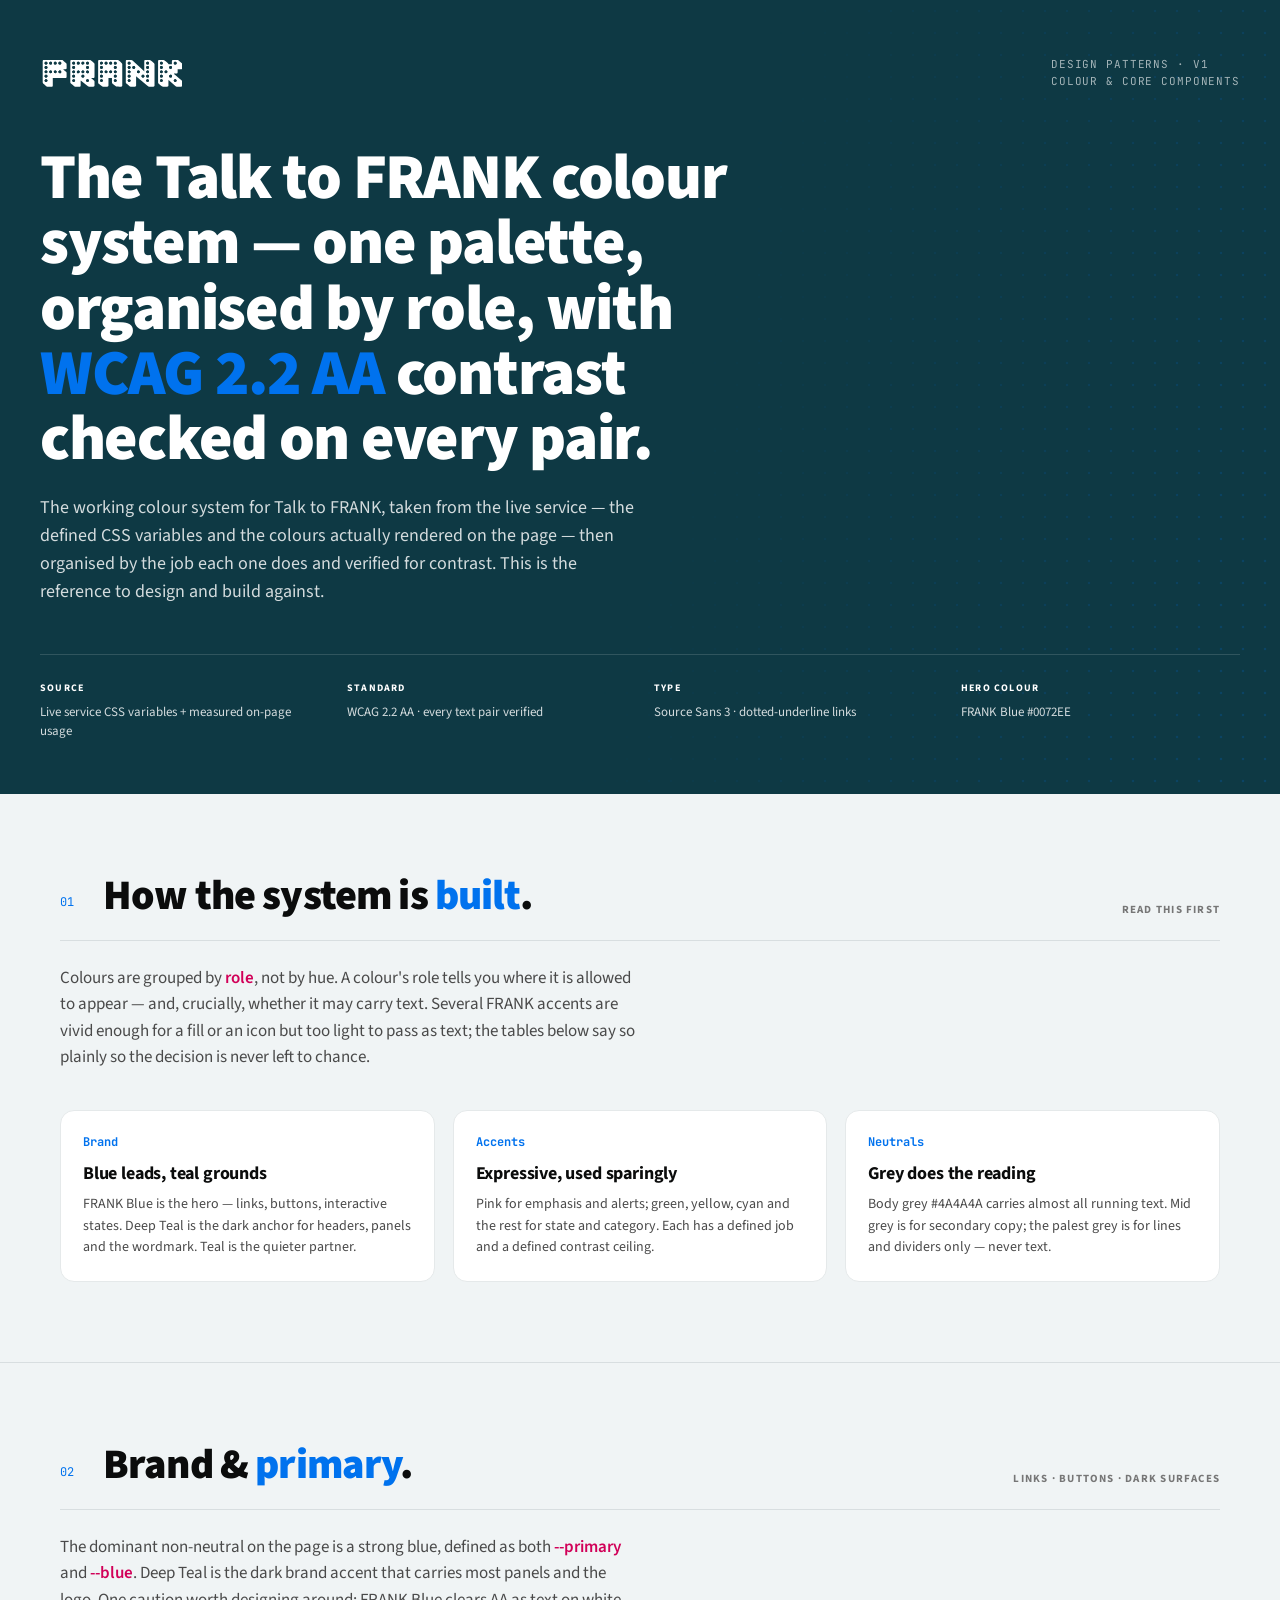
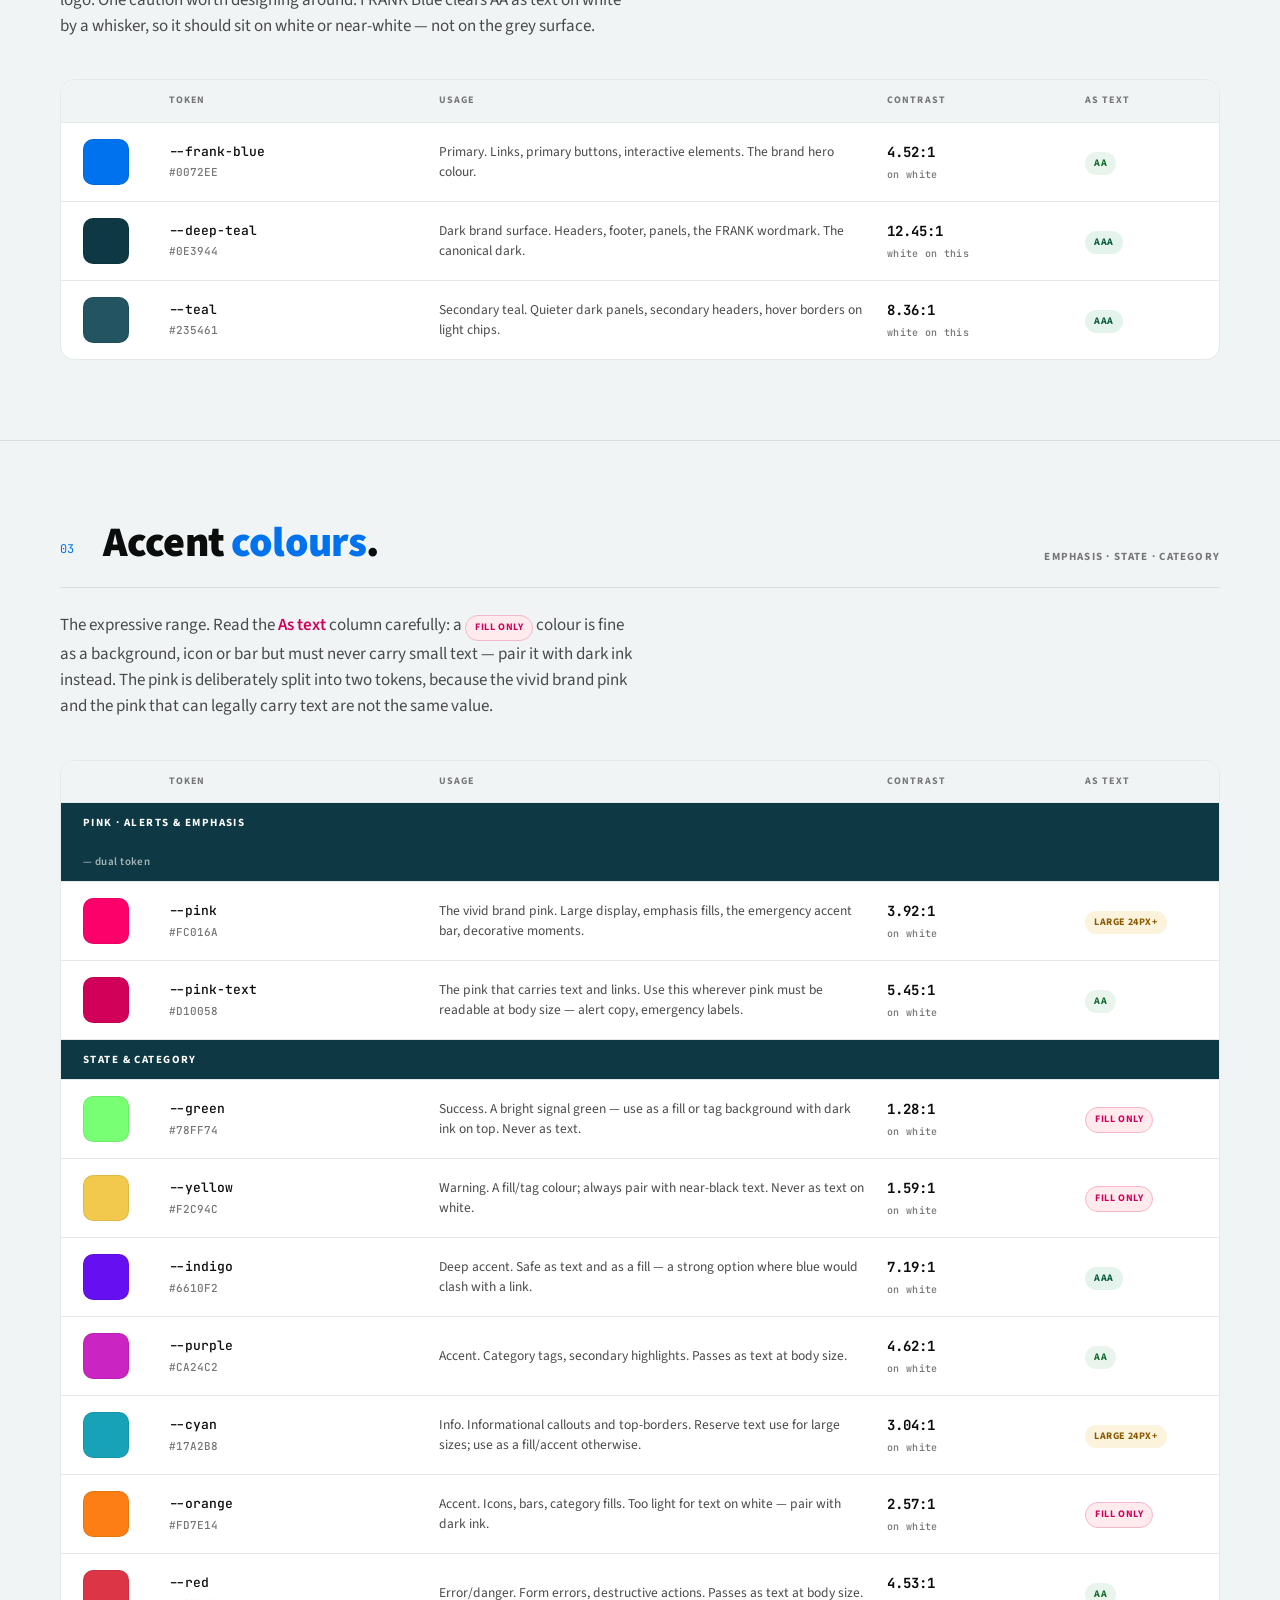
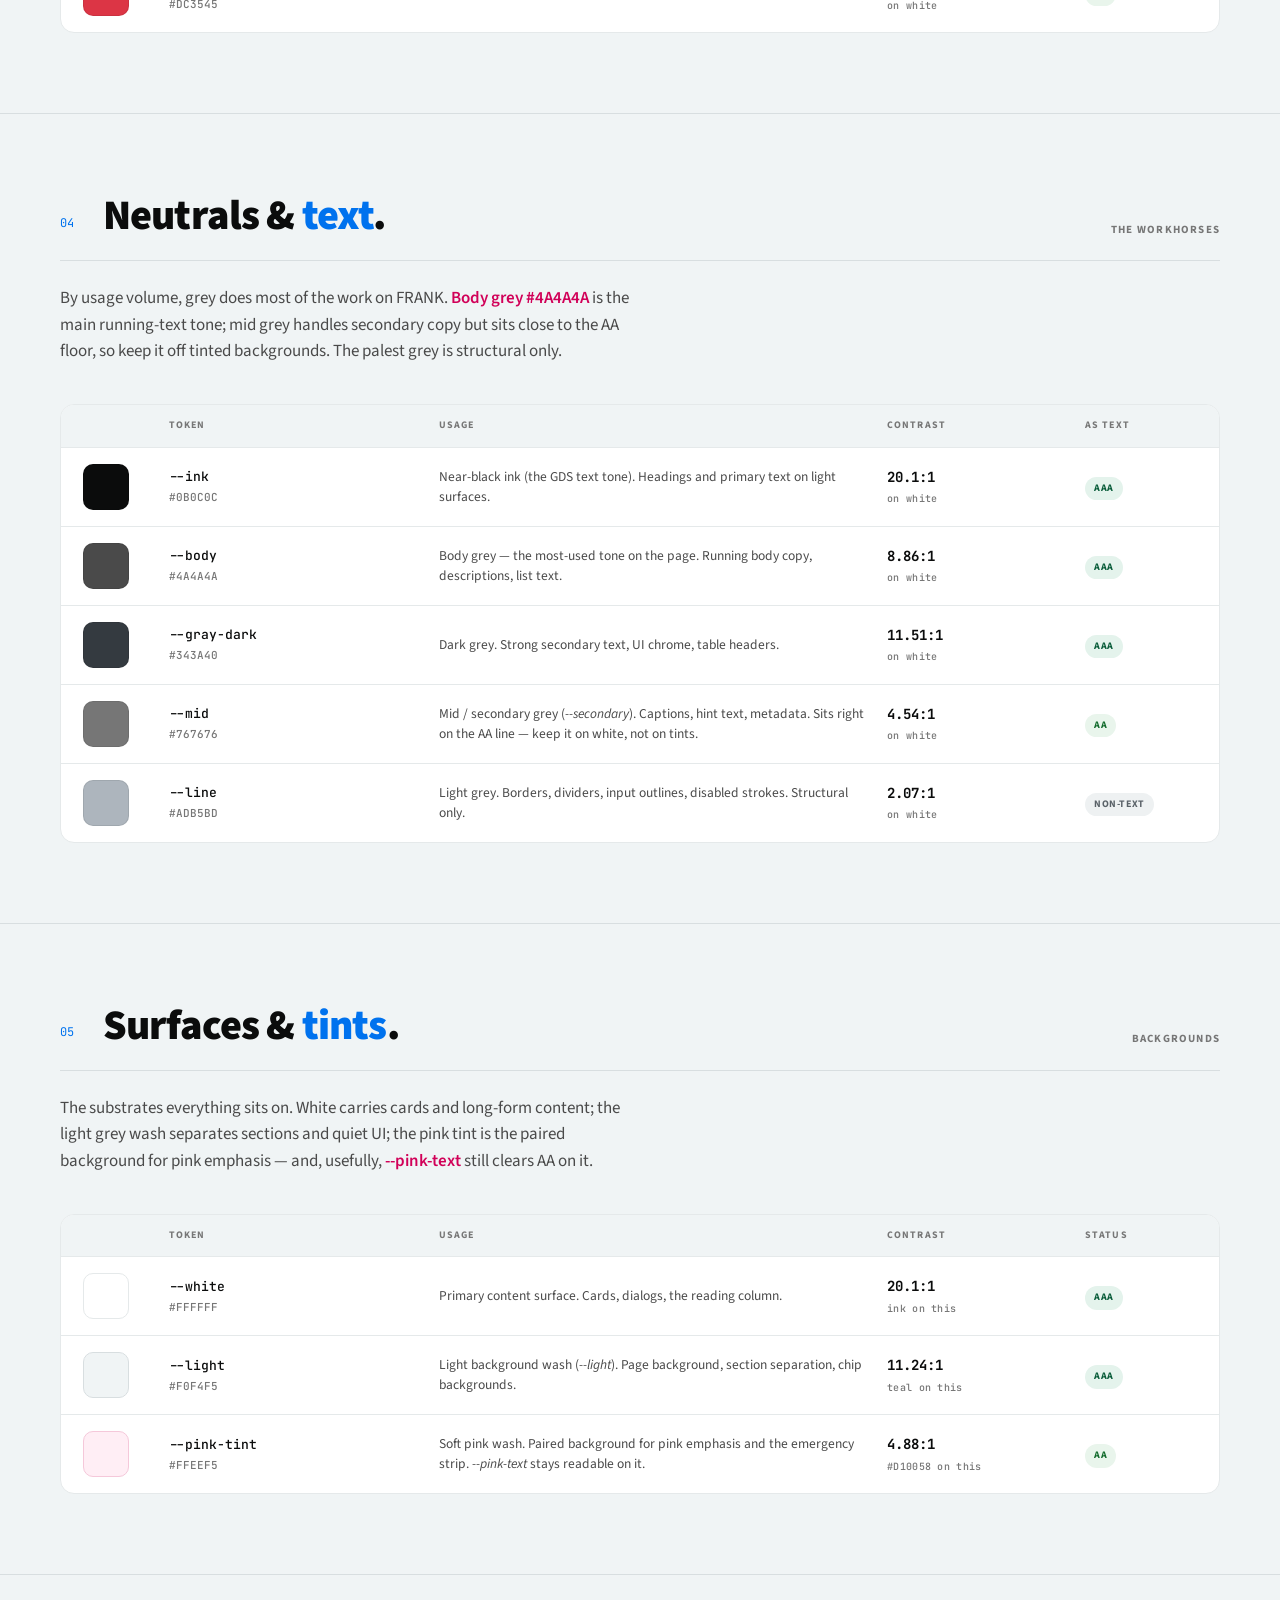
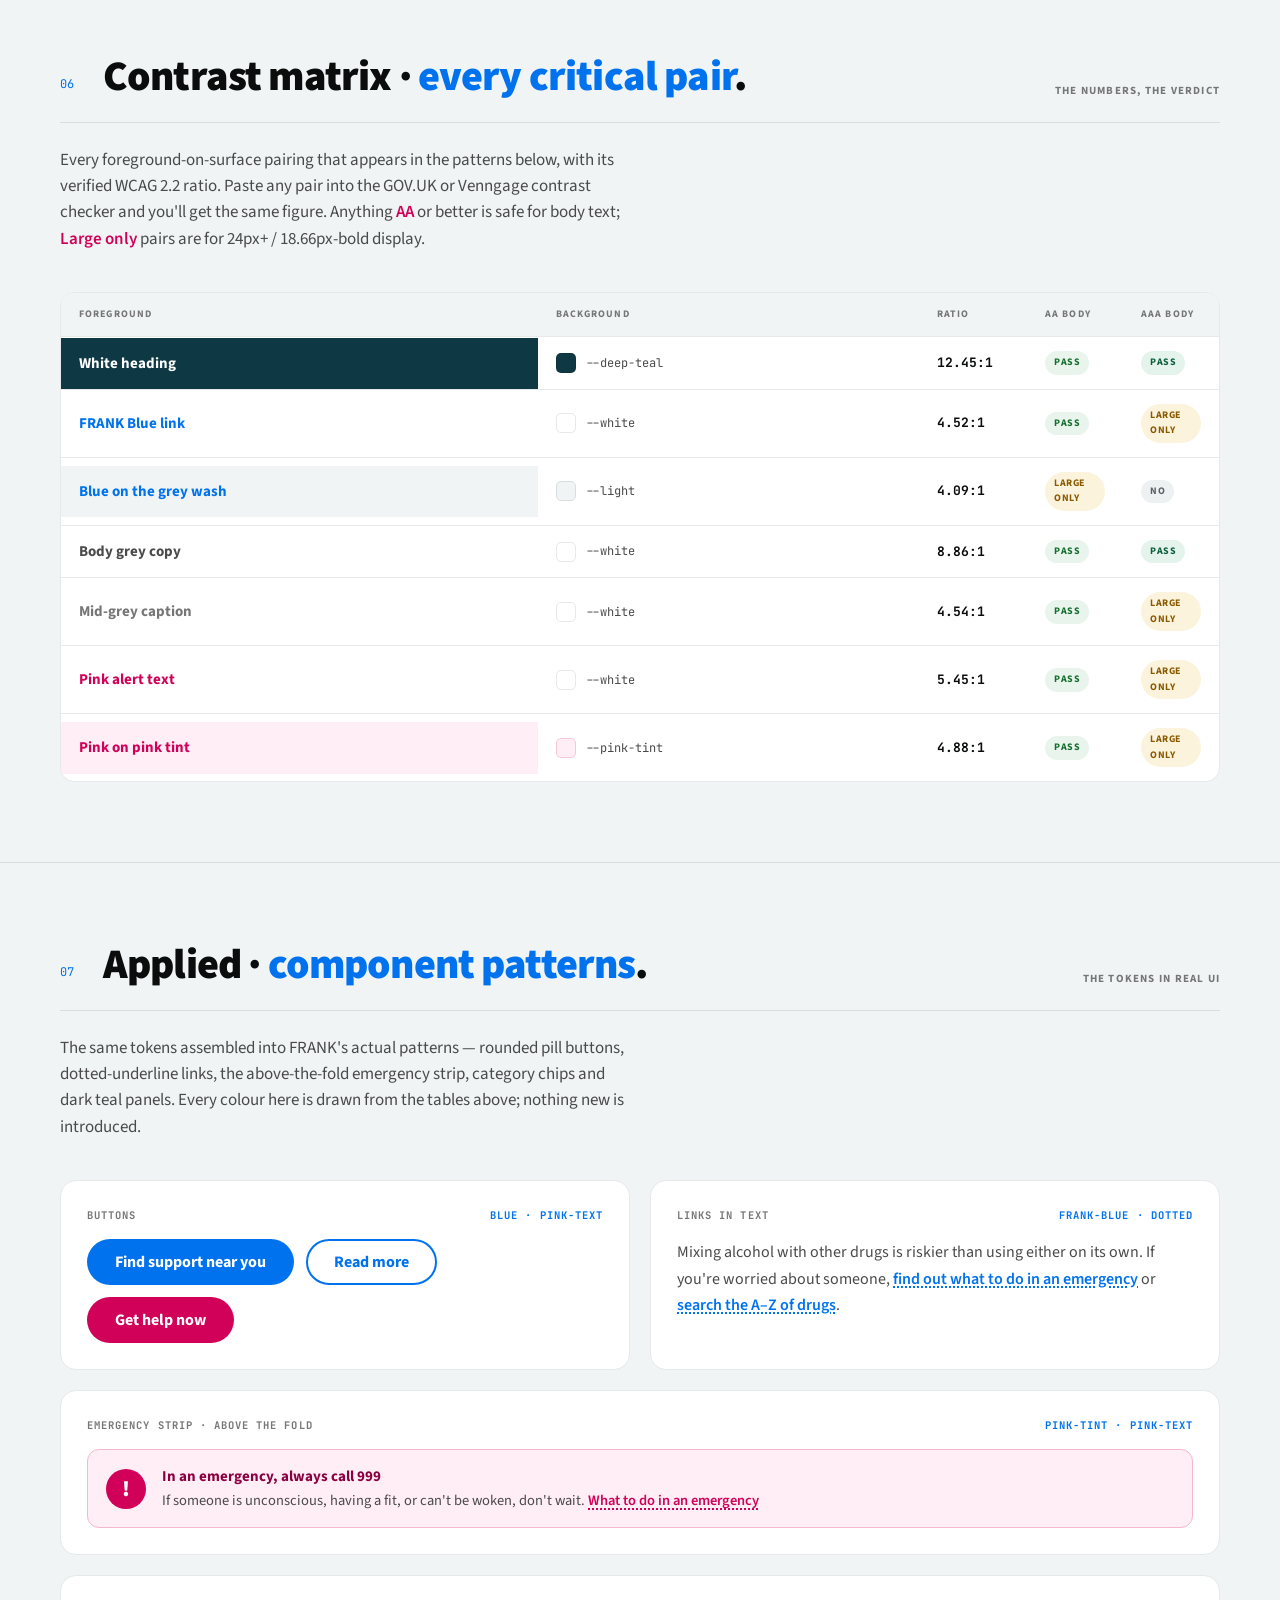
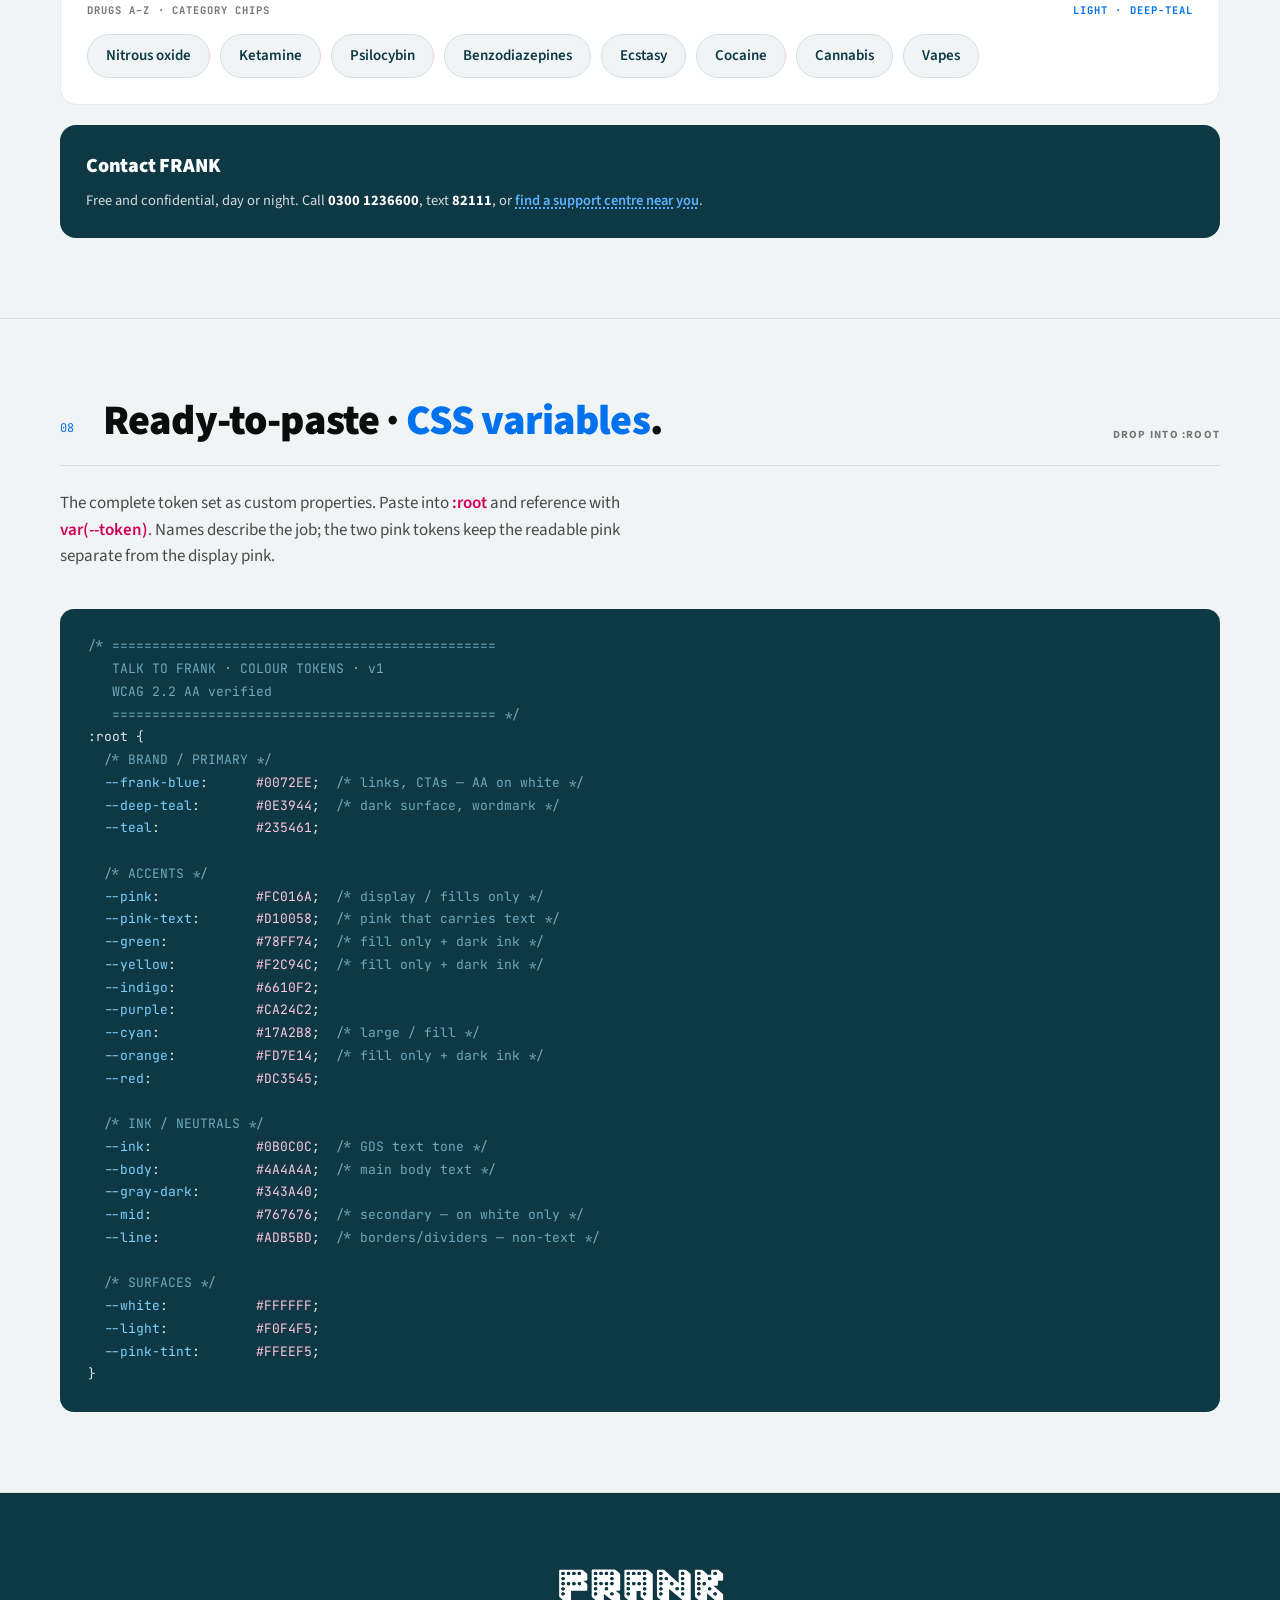
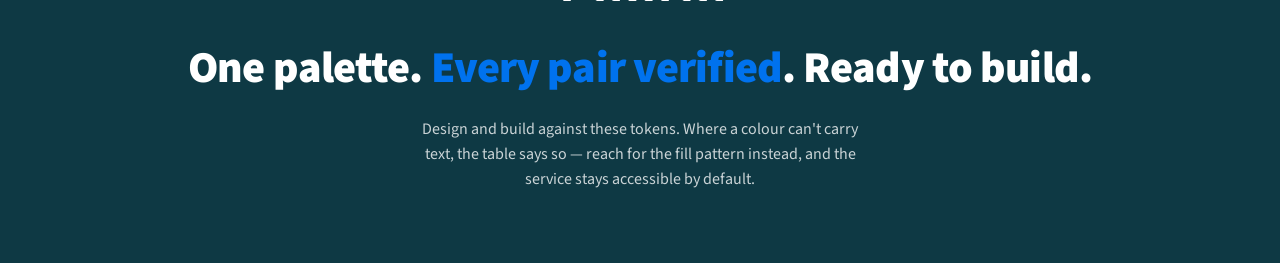
<file: prototype/designs/ttf-design-patterns.html>
<!DOCTYPE html>
<html lang="en-GB">
<head>
<meta charset="UTF-8">
<meta name="viewport" content="width=device-width, initial-scale=1.0">
<title>Talk to FRANK · Design patterns · Colour &amp; core components</title>
<link rel="preconnect" href="https://fonts.googleapis.com">
<link rel="preconnect" href="https://fonts.gstatic.com" crossorigin>
<link href="https://fonts.googleapis.com/css2?family=Source+Sans+3:ital,wght@0,400;0,600;0,700;0,900;1,400&family=JetBrains+Mono:wght@400;500;700&display=swap" rel="stylesheet">
<style>

/* ================================================================
   TALK TO FRANK · DESIGN PATTERNS
   Palette sourced from the live service CSS + rendered usage.
   Every contrast figure verified against WCAG 2.2 (relative
   luminance / (L1+0.05)/(L2+0.05)).
   ================================================================ */
:root{
  /* BRAND / PRIMARY */
  --frank-blue:      #0072EE;
  --deep-teal:       #0E3944;
  --teal:            #235461;

  /* ACCENTS */
  --pink:            #FC016A;    /* display / fills only */
  --pink-text:       #D10058;    /* the pink that carries text + links */
  --green:           #78FF74;
  --yellow:          #F2C94C;
  --indigo:          #6610F2;
  --purple:          #CA24C2;
  --cyan:            #17A2B8;
  --orange:          #FD7E14;
  --red:             #DC3545;

  /* INK / NEUTRALS */
  --ink:             #0B0C0C;
  --ink-true:        #000000;
  --body:            #4A4A4A;
  --mid:             #767676;
  --gray-dark:       #343A40;
  --line:            #ADB5BD;

  /* SURFACES */
  --white:           #FFFFFF;
  --light:           #F0F4F5;
  --pink-tint:       #FFEEF5;

  /* DOC-LOCAL rules */
  --rule-dark:       rgba(255,255,255,0.14);
  --rule-light:      #D8DEE0;
  --rule-white:      #E5E9EA;

  --font:  'Source Sans 3', -apple-system, BlinkMacSystemFont, sans-serif;
  --mono:  'JetBrains Mono', ui-monospace, monospace;
}

*{ box-sizing:border-box; margin:0; padding:0; }
html{ scroll-behavior:smooth; }
body{
  font-family:var(--font);
  font-size:16px; line-height:1.55;
  background:var(--light);
  color:var(--ink);
  -webkit-font-smoothing:antialiased;
  text-rendering:optimizeLegibility;
}
.page{ max-width:1240px; margin:0 auto; padding:0 40px; }
.hide{ position:absolute; width:0; height:0; overflow:hidden; }

/* ================================================================
   COVER
   ================================================================ */
.cover{
  --logo-dot:var(--deep-teal);
  background:var(--deep-teal);
  color:#fff;
  padding:56px 40px 52px;
  position:relative;
  overflow:hidden;
}
/* signature: FRANK domino-dot halftone, echoing the wordmark */
.cover::after{
  content:""; position:absolute; inset:0;
  background-image:radial-gradient(rgba(0,114,238,0.30) 1.4px, transparent 1.6px);
  background-size:22px 22px;
  -webkit-mask-image:linear-gradient(105deg, transparent 52%, #000 100%);
  mask-image:linear-gradient(105deg, transparent 52%, #000 100%);
  opacity:.7; pointer-events:none;
}
.cover-inner{ max-width:1240px; margin:0 auto; position:relative; z-index:1; }
.cover-top{
  display:flex; justify-content:space-between; align-items:flex-start;
  font-family:var(--mono); font-size:11px; letter-spacing:.08em;
  color:rgba(255,255,255,0.62); text-transform:uppercase;
}
.cover-logo{ height:34px; width:auto; color:#fff; display:block; }
.cover h1{
  font-size:clamp(38px,5.4vw,64px); font-weight:900; line-height:1.02;
  letter-spacing:-0.02em; margin:56px 0 22px; max-width:20ch;
}
.cover h1 em{ font-style:normal; color:var(--frank-blue); }
.cover .lede{
  font-size:18px; line-height:1.55; color:rgba(255,255,255,0.82);
  max-width:66ch; margin-bottom:48px;
}
.cover-foot{
  border-top:1px solid var(--rule-dark); padding-top:26px;
  display:grid; grid-template-columns:repeat(4,1fr); gap:28px; margin-top:44px;
}
.cover-foot .col{ font-size:13px; line-height:1.5; color:rgba(255,255,255,0.82); }
.cover-foot .col strong{
  display:block; color:#fff; font-size:10px; letter-spacing:.12em;
  text-transform:uppercase; font-weight:700; margin-bottom:7px;
}

/* ================================================================
   SECTIONS
   ================================================================ */
.sec{ padding:80px 0; border-bottom:1px solid var(--rule-light); }
.sec:last-of-type{ border-bottom:none; }
.sec-head{
  display:grid; grid-template-columns:auto 1fr auto; gap:28px; align-items:end;
  margin-bottom:20px; padding-bottom:22px; border-bottom:1px solid var(--rule-light);
}
.sec-no{
  font-family:var(--mono); font-size:12px; color:var(--frank-blue);
  font-variant-numeric:tabular-nums; letter-spacing:.04em; padding-bottom:6px;
}
.sec-head h2{ font-size:clamp(26px,3.4vw,42px); font-weight:900; line-height:1.05; letter-spacing:-0.02em; }
.sec-head h2 em{ font-style:normal; color:var(--frank-blue); }
.sec-head .tag{
  font-size:11px; letter-spacing:.11em; text-transform:uppercase; font-weight:700;
  color:var(--mid); text-align:right; line-height:1.5;
}
.sec-lede{ font-size:17px; line-height:1.55; color:var(--body); max-width:72ch; margin:24px 0 40px; }
.sec-lede em{ font-style:normal; color:var(--pink-text); font-weight:600; }

/* ================================================================
   TOKEN TABLE
   ================================================================ */
.tokens{ background:var(--white); border:1px solid var(--rule-white); border-radius:14px; overflow:hidden; }
.trow{
  display:grid; grid-template-columns:64px 248px 1fr 176px 112px;
  align-items:center; gap:22px; padding:16px 22px; border-bottom:1px solid var(--rule-white);
}
.trow:last-child{ border-bottom:none; }
.trow.head{
  background:var(--light); font-size:10px; letter-spacing:.11em; text-transform:uppercase;
  font-weight:700; color:var(--mid); padding:13px 22px;
}
.trow.divider{
  grid-template-columns:1fr; background:var(--deep-teal); color:#fff;
  font-size:11px; letter-spacing:.13em; text-transform:uppercase; font-weight:700; padding:11px 22px;
}
.trow.divider .lc{ color:rgba(255,255,255,0.62); font-weight:600; letter-spacing:.04em; text-transform:none; }
.chip{ width:46px; height:46px; border-radius:10px; border:1px solid rgba(0,0,0,0.08); }
.t-name{ font-family:var(--mono); font-size:13px; font-weight:500; color:var(--ink); line-height:1.4; }
.t-name .hex{ display:block; color:var(--mid); font-size:11px; margin-top:4px; text-transform:uppercase; }
.t-use{ font-size:13.5px; line-height:1.5; color:var(--body); }
.t-ratio{ font-family:var(--mono); font-size:14px; font-weight:700; color:var(--ink); font-variant-numeric:tabular-nums; }
.t-ratio small{ display:block; font-size:10px; font-weight:500; color:var(--mid); margin-top:3px; letter-spacing:.03em; }

.badge{
  display:inline-flex; align-items:center; font-size:10px; font-weight:700;
  padding:4px 9px; border-radius:100px; letter-spacing:.06em; text-transform:uppercase;
}
.badge.aaa  { background:#E4F3EC; color:#0B5E3B; }
.badge.aa   { background:#E9F5EC; color:#146C2E; }
.badge.large{ background:#FCF3DC; color:#8A5A00; }
.badge.fill { background:#FFEBEE; color:var(--pink-text); border:1px solid #F5B7CB; }
.badge.deco { background:#EEF1F2; color:#5A6268; }

/* ================================================================
   CONTRAST MATRIX
   ================================================================ */
.matrix{ background:var(--white); border:1px solid var(--rule-white); border-radius:14px; overflow:hidden; }
.mrow{ display:grid; grid-template-columns:1.5fr 1.2fr 108px 96px 96px; align-items:center; border-bottom:1px solid var(--rule-white); }
.mrow:last-child{ border-bottom:none; }
.mrow.head .mcell{ font-size:10px; letter-spacing:.11em; text-transform:uppercase; font-weight:700; color:var(--mid); background:var(--light); }
.mcell{ padding:14px 18px; font-size:13px; color:var(--body); }
.mcell.demo{ font-weight:700; font-size:15px; }
.mcell.bg{ font-family:var(--mono); font-size:12px; display:flex; align-items:center; gap:10px; }
.minichip{ width:20px; height:20px; border-radius:5px; border:1px solid rgba(0,0,0,0.12); flex:none; }
.mcell.ratio{ font-family:var(--mono); font-weight:700; font-variant-numeric:tabular-nums; color:var(--ink); }

/* ================================================================
   APPLIED · component patterns
   ================================================================ */
.applied-grid{ display:grid; grid-template-columns:1fr 1fr; gap:20px; }
.demo-card{ background:var(--white); border:1px solid var(--rule-white); border-radius:16px; padding:26px; }
.demo-card.span{ grid-column:1 / -1; }
.demo-label{
  font-family:var(--mono); font-size:10.5px; letter-spacing:.1em; text-transform:uppercase;
  color:var(--mid); font-weight:700; margin-bottom:16px; display:flex; justify-content:space-between;
}
.demo-label .ref{ color:var(--frank-blue); }

/* FRANK buttons */
.btn{
  display:inline-flex; align-items:center; gap:8px; font-family:var(--font); font-weight:700;
  font-size:16px; padding:13px 26px; border-radius:100px; border:2px solid transparent;
  cursor:pointer; text-decoration:none; line-height:1;
}
.btn-primary{ background:var(--frank-blue); color:#fff; }
.btn-primary:hover{ filter:brightness(0.92); }
.btn-secondary{ background:transparent; color:var(--frank-blue); border-color:var(--frank-blue); }
.btn-secondary:hover{ background:rgba(0,114,238,0.08); }
.btn-emergency{ background:var(--pink-text); color:#fff; }
.btn-emergency:hover{ filter:brightness(0.92); }
.btn-row{ display:flex; gap:12px; flex-wrap:wrap; align-items:center; }

/* FRANK dotted-underline links */
.frank-link{ color:var(--frank-blue); text-decoration:underline; text-decoration-style:dotted; text-underline-offset:3px; text-decoration-thickness:1.5px; font-weight:600; }
.frank-link:hover{ text-decoration-style:solid; }
.prose-demo{ color:var(--body); font-size:16px; line-height:1.65; }

/* emergency strip */
.emg{ display:flex; align-items:center; gap:16px; background:var(--pink-tint); border:1px solid #F5B7CB; border-radius:12px; padding:16px 18px; }
.emg-icon{ width:40px; height:40px; border-radius:50%; background:var(--pink-text); color:#fff; display:flex; align-items:center; justify-content:center; font-weight:900; font-size:22px; flex:none; }
.emg-body{ font-size:14.5px; color:var(--body); line-height:1.45; }
.emg-body strong{ color:#8A0040; display:block; font-size:15px; margin-bottom:2px; }

/* drug chips */
.chips{ display:flex; flex-wrap:wrap; gap:10px; }
.chip-pill{ background:var(--light); border:1px solid var(--rule-light); color:var(--deep-teal); border-radius:100px; padding:9px 18px; font-weight:600; font-size:15px; text-decoration:none; }
.chip-pill:hover{ background:#E3EBED; border-color:var(--teal); }

/* teal panel */
.teal-panel{ --logo-dot:#fff; background:var(--deep-teal); color:#fff; border-radius:16px; padding:26px; }
.teal-panel h4{ font-size:20px; font-weight:900; margin-bottom:8px; letter-spacing:-0.01em; }
.teal-panel p{ color:rgba(255,255,255,0.82); font-size:14.5px; line-height:1.55; }
.teal-panel .frank-link{ color:#5CB2FF; }

/* ================================================================
   CODE BLOCK
   ================================================================ */
.code{
  background:var(--deep-teal); color:#DDE6EA; border-radius:14px; padding:26px 28px;
  font-family:var(--mono); font-size:13px; line-height:1.75; overflow-x:auto; white-space:pre;
}
.code .c{ color:#6FA9BE; }
.code .n{ color:#7FD0FF; }
.code .v{ color:#FFC7DE; }

/* ================================================================
   PRINCIPLE CARDS
   ================================================================ */
.plain{ display:grid; grid-template-columns:repeat(3,1fr); gap:18px; }
.plain .p{ background:var(--white); border:1px solid var(--rule-white); border-radius:14px; padding:22px; }
.plain .p .n{ font-family:var(--mono); font-size:12px; color:var(--frank-blue); font-weight:700; }
.plain .p h3{ font-size:18px; font-weight:700; margin:8px 0 6px; letter-spacing:-0.01em; }
.plain .p p{ font-size:14px; color:var(--body); line-height:1.55; }

/* ================================================================
   CLOSING
   ================================================================ */
.closing{ --logo-dot:var(--deep-teal); background:var(--deep-teal); color:#fff; text-align:center; padding:72px 40px; }
.closing h2{ font-size:clamp(28px,3.6vw,44px); font-weight:900; letter-spacing:-0.02em; margin-bottom:14px; }
.closing h2 em{ font-style:normal; color:var(--frank-blue); }
.closing p{ color:rgba(255,255,255,0.78); max-width:56ch; margin:0 auto; font-size:16px; }

/* ================================================================
   RESPONSIVE
   ================================================================ */
@media (max-width:900px){
  .trow{ grid-template-columns:44px 1fr; grid-auto-rows:auto; gap:6px 16px; padding:16px 18px; }
  .trow .chip{ grid-row:span 3; }
  .trow.head, .mrow.head{ display:none; }
  .trow.divider{ grid-template-columns:1fr; }
  .t-ratio{ margin-top:4px; }
  .mrow{ grid-template-columns:1fr 1fr; gap:0; }
  .mcell.demo{ grid-column:1 / -1; }
  .applied-grid, .plain{ grid-template-columns:1fr; }
  .cover-foot{ grid-template-columns:1fr 1fr; }
}
@media (max-width:560px){
  .page{ padding:0 20px; }
  .cover{ padding:40px 20px; }
  .sec{ padding:56px 0; }
  .sec-head{ grid-template-columns:auto 1fr; }
  .sec-head .tag{ display:none; }
  .cover-foot{ grid-template-columns:1fr; }
}
@media (prefers-reduced-motion:reduce){ html{ scroll-behavior:auto; } }
</style>
</head>
<body>

<!-- inline logo symbol (themeable via currentColor + --logo-dot) -->
<svg class="hide" aria-hidden="true"><symbol id="frank-logo" viewBox="0 0 870.3 208"><g>
	<path fill="currentColor" d="M637.9,94.5c0-2.2,0-3.5,0-4.8c0-18.8,0-37.6,0-56.5c0-6.8,1.8-8.6,8.6-8.7c8.2,0,16.4-0.2,24.5,0.1
		c2.4,0.1,5,1.2,6.9,2.7c6.7,5.3,13.3,10.7,19.6,16.4c1.6,1.5,3,4.1,3.1,6.2c0.2,43.6,0.1,87.2,0.1,130.8c0,4.7-2.2,6.8-6.8,6.8
		c-9,0-18.1,0.2-27.1-0.1c-2-0.1-4.3-1.1-5.9-2.4c-23.2-19.3-46.4-38.7-69.5-58.1c-0.9-0.8-1.9-1.5-3.2-2.5
		c-0.1,1.5-0.2,2.6-0.2,3.6c0,17,0,33.9,0,50.9c0,6.9-1.7,8.6-8.4,8.6c-8.4,0-16.8,0.2-25.3-0.1c-2.1-0.1-4.6-1.1-6.3-2.4
		c-6.6-5.2-12.9-10.8-19.5-16.1c-2.4-2-3.5-4.2-3.5-7.3c0-43.2,0-86.4,0-129.6c0-5.2,2.3-7.4,7.5-7.5c8.7-0.1,17.4-0.3,26,0.1
		c2.7,0.1,5.7,1.7,7.7,3.5c23.3,21.3,46.4,42.8,69.5,64.3C636.1,92.9,636.6,93.3,637.9,94.5z M545.6,158.6c4.9-0.1,9-4.1,8.8-8.7
		c-0.2-4.4-4.3-8.3-8.9-8.3c-4.8,0-8.9,4-8.9,8.6C536.6,154.8,540.7,158.7,545.6,158.6z M593,96.8c-0.1,4.7,3.9,8.6,8.8,8.6
		c4.9,0,9-3.8,9-8.5c0-4.5-4-8.4-8.6-8.5C597.2,88.3,593.1,92.1,593,96.8z M545.3,78.8c4.9,0.1,9-3.7,9.1-8.4c0.1-4.6-4.1-8.6-9-8.6
		c-4.7,0-8.7,3.7-8.8,8.3C536.4,74.8,540.3,78.7,545.3,78.8z M545.4,88.4c-4.9,0-8.9,4-8.8,8.7c0.1,4.6,4.3,8.5,9.1,8.3
		c4.7-0.1,8.7-4,8.7-8.5C554.4,92.4,550.2,88.4,545.4,88.4z M649.5,96.7c-0.1,4.7,3.9,8.6,8.7,8.7c4.8,0.1,9-3.9,9-8.5
		c0-4.4-4-8.4-8.7-8.5C653.8,88.3,649.6,92.1,649.5,96.7z M545.3,52.2c4.9,0,9-3.8,9-8.4c0-4.6-4.1-8.5-9-8.5
		c-4.7,0-8.7,3.8-8.8,8.3C536.5,48.3,540.3,52.1,545.3,52.2z M573.7,78.8c4.9,0,9-4,8.9-8.6c-0.1-4.5-4.4-8.5-9.1-8.4
		c-4.7,0.1-8.6,3.9-8.6,8.4C564.8,75,568.8,78.9,573.7,78.8z M658.3,78.8c4.9,0,9-3.9,8.9-8.6c-0.1-4.5-4-8.3-8.7-8.4
		c-4.9-0.1-9,3.7-9.1,8.4C649.4,74.9,653.4,78.8,658.3,78.8z M658.5,52.2c4.9,0,8.9-4,8.8-8.6c-0.1-4.5-4.1-8.3-8.8-8.3
		c-4.9,0-8.9,3.8-8.9,8.5C649.5,48.5,653.4,52.2,658.5,52.2z M658.3,158.6c4.7,0,8.8-3.7,8.9-8.2c0.2-4.6-3.9-8.7-8.7-8.9
		c-4.8-0.2-9,3.8-9.1,8.5C649.4,154.7,653.4,158.6,658.3,158.6z M545.4,132c4.9,0,9-3.9,9-8.5c0-4.7-4.2-8.5-9.1-8.4
		c-4.8,0.1-8.7,3.7-8.7,8.3C536.5,128.1,540.5,131.9,545.4,132z M658.4,131.9c4.9,0,8.9-3.9,8.8-8.6c-0.1-4.5-4.1-8.2-8.8-8.3
		c-5,0-9,3.7-9,8.4C649.5,128.2,653.4,132,658.4,131.9z M630.2,131.9c4.8,0,8.7-3.7,8.8-8.2c0.1-4.7-3.8-8.6-8.7-8.7
		c-5-0.1-9,3.7-9,8.4C621.2,128.2,625.1,131.9,630.2,131.9z"/>
	<path fill="currentColor" d="M312.2,135c6.2,5.1,11.9,9.9,17.8,14.6c2.6,2,3.7,4.4,3.6,7.6c-0.1,7.4,0,14.9,0,22.3c0,6.2-1.8,8-7.9,8.1
		c-8.4,0-16.8,0.2-25.3-0.1c-2.4-0.1-5.1-1-7-2.5c-14.1-11-28.1-22.3-42.2-33.5c-0.6-0.4-1.2-0.8-2.2-1.5c-0.1,1.4-0.2,2.5-0.2,3.5
		c0,8.9,0,17.8,0,26.7c0,5.2-2,7.3-7.1,7.3c-8.9,0-17.8,0.1-26.7-0.1c-2-0.1-4.4-1-6-2.2c-6.8-5.4-13.2-11.2-19.9-16.7
		c-2.5-2.1-3.6-4.4-3.6-7.7c0.1-43.1,0-86.2,0.1-129.3c0-5.6,2-7.7,7.6-7.7c36.8,0,73.5-0.1,110.3,0.1c2.2,0,4.8,1.1,6.6,2.6
		c6.8,5.4,13.3,11.1,20,16.6c2.5,2.1,3.6,4.4,3.6,7.7c-0.1,25.3,0,50.5-0.1,75.8c0,5.8-2.1,7.8-7.8,7.8c-4.1,0-8.2,0-12.3,0
		C313.3,134.5,313.1,134.7,312.2,135z M262.3,88.4c-4.9,0.1-9,4.1-8.8,8.7c0.1,4.6,4.4,8.5,9.2,8.3c4.7-0.2,8.6-4,8.6-8.5
		C271.3,92.2,267.2,88.4,262.3,88.4z M291.2,88.5c-4.9-0.3-9.1,3.4-9.4,8.1c-0.2,4.5,3.5,8.5,8.2,8.8c4.8,0.4,9.2-3.3,9.5-7.9
		C299.9,92.8,296.1,88.7,291.2,88.5z M290.8,158.6c4.9-0.1,8.9-4,8.8-8.7c-0.1-4.5-4.2-8.3-8.8-8.4c-4.7-0.1-9,4-9,8.6
		C281.8,154.7,285.9,158.6,290.8,158.6z M214.8,150.1c0-4.7-4.2-8.7-8.9-8.6c-4.7,0.1-9,4.3-8.9,8.7c0.1,4.6,4.3,8.4,9.2,8.3
		C211,158.5,214.8,154.7,214.8,150.1z M206,78.8c4.9,0,8.9-4,8.8-8.6c-0.1-4.6-4-8.3-8.7-8.4c-4.8-0.1-9.1,3.9-9.1,8.5
		C197.1,75,201.1,78.9,206,78.8z M214.8,97c0-4.7-4-8.6-8.9-8.6c-4.7,0-8.8,3.8-8.9,8.2c-0.1,4.6,3.9,8.6,8.8,8.7
		C210.7,105.5,214.8,101.7,214.8,97z M234,88.4c-4.8,0.1-8.9,4.2-8.7,8.8c0.2,4.5,4.2,8.2,8.9,8.2c4.9,0,8.9-3.9,8.9-8.6
		C243,92.2,238.9,88.3,234,88.4z M290.7,52.2c5,0,8.9-3.8,8.8-8.6c-0.1-4.6-4.3-8.5-9.1-8.3c-4.7,0.1-8.6,3.9-8.6,8.5
		C281.8,48.4,285.8,52.2,290.7,52.2z M262.6,52.2c4.9-0.1,8.9-4,8.7-8.7c-0.2-4.5-4.2-8.2-8.9-8.2c-4.8,0-9,4-8.9,8.6
		C253.6,48.4,257.7,52.2,262.6,52.2z M234.2,52.2c5,0,8.9-3.8,8.9-8.5c-0.1-4.7-4.2-8.5-9.1-8.4c-4.7,0.1-8.7,3.9-8.7,8.4
		C225.2,48.3,229.3,52.2,234.2,52.2z M299.6,70.1c-0.1-4.6-4.3-8.5-9.2-8.3c-4.7,0.2-8.6,4-8.6,8.5c0,4.7,4.1,8.6,9,8.5
		C295.7,78.8,299.6,74.9,299.6,70.1z M206.1,52.2c5-0.1,8.9-3.9,8.7-8.6c-0.1-4.5-4.1-8.2-8.8-8.3c-4.9,0-9,3.9-9,8.5
		C197.1,48.5,201.1,52.2,206.1,52.2z M262.4,131.9c5,0,9-3.8,8.9-8.5c0-4.5-3.9-8.3-8.7-8.4c-4.9-0.1-9.1,3.7-9.1,8.3
		C253.4,128,257.4,131.9,262.4,131.9z M214.8,123.7c0.1-4.8-3.8-8.6-8.7-8.6c-4.9,0-9,3.8-9,8.4c0,4.5,3.9,8.3,8.6,8.5
		C210.6,132.1,214.7,128.4,214.8,123.7z"/>
	<path fill="currentColor" d="M440.2,134.7c-7.2,0-14,0-21.3,0c0,1.6,0,3,0,4.4c0,13.5,0,27,0,40.5c0,6.1-1.8,7.9-8,7.9
		c-8.5,0-17.1,0.1-25.6-0.1c-2-0.1-4.4-0.9-6-2.1c-6.8-5.2-13.2-10.8-19.9-16.1c-2.6-2-3.8-4.3-3.7-7.6c0.1-43.2,0-86.5,0-129.7
		c0-5.3,2.1-7.5,7.4-7.5c36.9,0,73.8-0.1,110.7,0.1c2,0,4.4,0.9,6,2.2c7,5.5,13.9,11.1,20.6,17c1.5,1.4,2.8,3.9,2.8,5.9
		c0.2,43.7,0.1,87.4,0.1,131.2c0,4.6-1.9,6.6-6.5,6.6c-9.2,0.1-18.3,0.1-27.5-0.1c-1.8,0-3.9-0.9-5.3-2
		c-6.7-5.3-13.2-10.9-19.9-16.1c-3-2.3-4.1-4.9-4-8.6C440.3,152.2,440.2,143.7,440.2,134.7z M460.6,105.4c4.9,0,9-3.9,9-8.5
		c0-4.4-4.1-8.3-8.7-8.4c-4.9-0.1-9,3.7-9.1,8.4C451.7,101.5,455.7,105.4,460.6,105.4z M460.7,78.8c4.9,0,9-4,9-8.6
		c-0.1-4.4-4.1-8.3-8.8-8.4c-4.9-0.1-9,3.7-9.1,8.4C451.7,74.9,455.8,78.8,460.7,78.8z M376.2,52.2c5-0.1,8.9-4,8.7-8.7
		c-0.1-4.5-4.2-8.2-8.9-8.2c-4.9,0-8.9,3.9-8.9,8.6C367.2,48.5,371.1,52.2,376.2,52.2z M395.4,96.7c-0.2,4.7,3.7,8.6,8.7,8.8
		c4.8,0.1,9.1-3.8,9.1-8.4c0-4.4-3.9-8.4-8.6-8.6C399.7,88.2,395.5,92,395.4,96.7z M384.9,97c0-4.6-4.1-8.6-8.9-8.6
		c-4.7,0-8.7,3.7-8.8,8.2c-0.1,4.7,3.7,8.6,8.7,8.7C380.6,105.5,384.9,101.6,384.9,97z M376,158.6c4.9,0,9-4,8.9-8.6
		c-0.1-4.4-4.2-8.4-8.8-8.4c-4.8-0.1-9,3.9-9,8.6C367.1,154.8,371.1,158.6,376,158.6z M460.8,158.6c4.8-0.1,9-4.1,8.8-8.7
		c-0.1-4.4-4.3-8.3-8.9-8.4c-4.8,0-9,4-8.9,8.6C451.8,154.8,455.9,158.6,460.8,158.6z M432.4,52.2c4.9,0,9-3.8,9-8.4
		c0-4.6-4.2-8.5-9.1-8.4c-4.8,0.1-8.7,3.8-8.8,8.3C423.4,48.3,427.4,52.1,432.4,52.2z M460.2,52.2c4.9,0.2,9.1-3.4,9.4-8
		c0.3-4.5-3.8-8.7-8.7-8.9c-4.9-0.2-9,3.7-9.1,8.3C451.7,48.2,455.4,52,460.2,52.2z M375.9,78.8c4.9,0,9-3.9,9-8.5
		c0-4.6-4.3-8.6-9-8.5c-4.7,0.1-8.7,3.9-8.7,8.4C367.1,74.9,371,78.8,375.9,78.8z M432.5,88.4c-4.9-0.1-9,3.8-9,8.5
		c0,4.7,4.1,8.5,9,8.5c4.7,0,8.7-3.8,8.9-8.3C441.5,92.6,437.3,88.5,432.5,88.4z M404.2,52.2c4.9,0,9-3.9,8.9-8.5
		c0-4.6-4.3-8.5-9.1-8.4c-4.8,0.1-8.6,3.8-8.7,8.4C395.3,48.4,399.2,52.2,404.2,52.2z M460.6,132c4.9,0,9.1-3.9,9-8.5
		c0-4.6-4.2-8.5-9.1-8.4c-4.8,0.1-8.6,3.7-8.7,8.3C451.7,128.1,455.6,131.9,460.6,132z M376,131.9c4.9,0,8.9-3.9,8.8-8.6
		c-0.1-4.6-4.3-8.4-9.2-8.3c-4.7,0.1-8.6,3.8-8.6,8.4C367.1,128.2,371.1,131.9,376,131.9z"/>
	<path fill="currentColor" d="M786.8,51c6,0,12.7,0,19.8,0c0.1-1.3,0.3-2.6,0.3-3.9c0-5.4-0.1-10.9,0.1-16.3c0.1-3.8,2.2-6.1,6-6.2
		c9.5-0.2,19.1-0.2,28.6,0c1.6,0,3.4,0.9,4.6,1.9c7.3,5.8,14.5,11.6,21.5,17.7c1.4,1.3,2.3,3.8,2.4,5.8c0.3,7.9,0.1,15.8,0.1,23.8
		c0,5.2-2.2,7.5-7.4,7.6c-5.4,0.1-10.9,0-16.3,0c-1.3,0-2.7,0-4.4,0c0,6.4,0,12.4,0,18.4c0,6-2,7.9-8,8c-4.6,0-9.3,0-13.9,0
		c-0.4,0.5-0.8,1.1-1.2,1.6c1.2,0.6,2.5,1.1,3.5,1.9c15,12.9,30.1,25.8,44.9,38.9c1.5,1.4,2.7,3.9,2.8,6c0.3,8.2,0.2,16.3,0.1,24.5
		c0,4.6-2.2,6.7-6.9,6.8c-9,0-18.1,0.2-27.1-0.1c-2.2-0.1-4.8-1.3-6.5-2.8c-13.9-11.8-27.6-23.7-41.3-35.7c-0.7-0.6-1.3-1.1-2.6-2.1
		c-0.1,1.8-0.2,3-0.2,4.3c0,9.4,0,18.8,0,28.2c0,6.5-1.7,8.2-8.1,8.2c-8.3,0-16.6,0.2-24.9-0.1c-2.5-0.1-5.4-1.1-7.4-2.6
		c-7-5.3-13.8-10.9-20.3-16.8c-1.5-1.4-2.5-4.3-2.5-6.5c-0.2-24.6-0.1-49.3-0.1-73.9c0-18.4,0-36.9,0-55.3c0-5.9,1.9-7.8,7.7-7.8
		c8.4,0,16.8-0.2,25.3,0.1c2.4,0.1,5.1,1.1,7,2.6c6.9,5.4,13.7,11,20.3,16.8C784.4,45.6,785.2,48.2,786.8,51z M742.7,158.6
		c4.9-0.1,8.9-4,8.8-8.7c-0.1-4.5-4.2-8.3-8.8-8.4c-4.7,0-9,4.1-9,8.6C733.7,154.8,737.8,158.7,742.7,158.6z M827.1,158.6
		c4.9,0.1,9-3.8,9.1-8.4c0-4.6-4.2-8.7-8.9-8.7c-4.6,0-8.8,3.9-8.9,8.3C818.2,154.5,822.3,158.5,827.1,158.6z M742.7,88.4
		c-4.8,0-9,4-9,8.5c0,4.6,4.2,8.5,9,8.5c4.7,0,8.7-3.8,8.8-8.3C751.6,92.4,747.6,88.5,742.7,88.4z M771,88.4c-4.9-0.1-9,3.8-9,8.5
		c0,4.6,3.7,8.4,8.5,8.5c4.9,0.2,9.1-3.6,9.2-8.3C779.8,92.4,775.9,88.5,771,88.4z M733.7,70.5c0.1,4.6,4.3,8.5,9.2,8.3
		c4.9-0.1,8.8-4.1,8.6-8.8c-0.2-4.5-4.2-8.2-8.9-8.2C737.7,61.9,733.6,65.9,733.7,70.5z M807.9,70.4c0-4.7-4-8.6-8.9-8.6
		c-4.7,0-8.8,3.8-8.9,8.3c-0.1,4.7,3.9,8.7,8.8,8.7C803.8,78.9,807.9,75.1,807.9,70.4z M799,132c5,0,8.9-3.7,8.9-8.5
		c0-4.6-3.8-8.3-8.6-8.4c-4.9-0.1-9,3.6-9.2,8.3C790.1,128,794.1,131.9,799,132z M827.2,52.2c5,0,9-3.7,9-8.4c0-4.5-3.9-8.3-8.6-8.5
		c-4.9-0.2-9.1,3.7-9.2,8.3C818.3,48.2,822.3,52.1,827.2,52.2z M742.4,52.2c5,0.1,9-3.6,9-8.3c0-4.6-3.8-8.4-8.5-8.5
		c-4.9-0.2-9.1,3.6-9.3,8.2C733.6,48.2,737.5,52.1,742.4,52.2z M742.7,131.9c5-0.1,8.9-3.9,8.8-8.6c-0.1-4.6-4-8.2-8.8-8.3
		c-4.9,0-9,3.8-9,8.4C733.7,128.1,737.8,132,742.7,131.9z"/>
	<path fill="currentColor" d="M142.8,82.4c5.5,4.8,10.8,9.7,16.5,14.2c2.2,1.8,3.5,3.6,3.5,6.5c-0.1,7.9,0,15.8,0,23.8c0,5.6-2,7.6-7.6,7.6
		c-24.1,0-48.3,0-72.4,0c-1.3,0-2.7,0-4.6,0c0,1.6,0,2.9,0,4.2c0,13.7,0,27.5,0,41.2c0,5.7-1.9,7.6-7.5,7.7c-8.7,0-17.3,0-26,0
		c-2.8,0-4.8-1-6.8-3c-6.1-5.6-12.6-10.8-18.6-16.5c-1.7-1.6-2.7-4.7-2.7-7.1c-0.2-34.9-0.1-69.8-0.1-104.8c0-7.9,0-15.8,0-23.8
		c0-5.9,2-8,7.7-8c36.8,0,73.6-0.1,110.3,0.1c2.1,0,4.6,1,6.3,2.4c6.8,5.6,13.4,11.4,19.8,17.4c1.3,1.2,2.1,3.6,2.2,5.5
		c0.2,8,0.1,16.1,0.1,24.1c0,5-2.1,7.2-7.2,7.4c-4.1,0.1-8.1,0-12.2,0C143.1,81.8,143,82.1,142.8,82.4z M36.8,78.8c4.8,0,9-4,9-8.6
		c0-4.6-4.3-8.5-9.1-8.4c-4.7,0.1-8.6,3.9-8.7,8.4C27.9,74.9,31.9,78.8,36.8,78.8z M130.3,97.2c0.2-4.7-3.7-8.7-8.6-8.8
		c-4.8-0.1-9.1,3.8-9.2,8.4c-0.1,4.3,3.9,8.4,8.6,8.6C126,105.7,130.2,102,130.3,97.2z M36.9,88.4c-4.8,0-8.9,3.9-8.9,8.6
		c0,4.6,3.9,8.3,8.7,8.4c4.7,0.1,9.1-3.9,9.2-8.4C45.9,92.6,41.7,88.5,36.9,88.4z M65,88.4c-4.9,0-8.8,4-8.7,8.7
		c0.1,4.7,4.2,8.5,9.1,8.3c4.7-0.2,8.6-4,8.6-8.5C74,92.3,69.8,88.4,65,88.4z M93.3,88.4c-4.8,0-9,4-8.9,8.6c0.1,4.6,4,8.3,8.7,8.4
		c4.9,0.1,9-3.6,9-8.4C102.2,92.3,98.2,88.4,93.3,88.4z M65.1,52.2c5,0,8.9-3.9,8.8-8.6c-0.1-4.5-4.1-8.3-8.8-8.3
		c-4.9-0.1-8.9,3.7-8.9,8.5C56.2,48.5,60.1,52.2,65.1,52.2z M130.3,43.6c-0.1-4.7-4.2-8.5-9.1-8.3c-4.7,0.1-8.7,4-8.7,8.4
		c0,4.6,4.1,8.5,9,8.5C126.6,52.1,130.4,48.4,130.3,43.6z M36.7,132c4.9,0.1,9-3.8,9.1-8.4c0.1-4.5-4.2-8.5-9-8.5
		c-4.8,0-8.7,3.6-8.8,8.2C27.8,128,31.7,131.9,36.7,132z M36.9,52.2c4.8,0,9-4.1,8.9-8.6c-0.1-4.5-4.5-8.4-9.2-8.3
		c-4.8,0.1-8.6,3.9-8.6,8.4C28,48.5,31.9,52.2,36.9,52.2z M36.7,158.6c4.8,0,9.1-4,9.1-8.5c0-4.5-4.4-8.6-9-8.6
		c-4.8,0-8.9,4.1-8.8,8.8C28.1,154.8,32,158.6,36.7,158.6z M93.3,52.2c5,0,8.9-3.8,8.8-8.6c-0.1-4.6-4-8.3-8.7-8.4
		c-4.8-0.1-9,3.9-9,8.5C84.4,48.4,88.4,52.2,93.3,52.2z"/>
	<path fill="var(--logo-dot,#fff)" d="M545.6,158.6c-4.9,0.1-9-3.7-9-8.4c0-4.6,4.1-8.7,8.9-8.6c4.6,0,8.7,3.9,8.9,8.3C554.5,154.4,550.5,158.5,545.6,158.6z"/>
	<path fill="var(--logo-dot,#fff)" d="M593,96.8c0.1-4.7,4.2-8.4,9.1-8.3c4.7,0.1,8.6,4,8.6,8.5c0,4.7-4.1,8.6-9,8.5C596.9,105.4,592.9,101.5,593,96.8z"/>
	<path fill="var(--logo-dot,#fff)" d="M545.3,78.8c-4.9-0.1-8.9-4-8.7-8.7c0.1-4.5,4.1-8.3,8.8-8.3c4.8,0,9,4,9,8.6C554.3,75.1,550.2,78.9,545.3,78.8z"/>
	<path fill="var(--logo-dot,#fff)" d="M545.4,88.4c4.8,0,9,3.9,9,8.5c0,4.4-4,8.3-8.7,8.5c-4.9,0.1-9.1-3.7-9.1-8.3C536.5,92.4,540.5,88.5,545.4,88.4z"/>
	<path fill="var(--logo-dot,#fff)" d="M649.5,96.7c0.1-4.6,4.3-8.4,9.1-8.3c4.6,0.1,8.7,4.1,8.7,8.5c0,4.6-4.2,8.6-9,8.5C653.4,105.4,649.4,101.4,649.5,96.7z"/>
	<path fill="var(--logo-dot,#fff)" d="M545.3,52.2c-5,0-8.9-3.9-8.8-8.6c0.1-4.5,4.1-8.2,8.8-8.3c4.9,0,9,3.9,9,8.5C554.4,48.4,550.3,52.2,545.3,52.2z"/>
	<path fill="var(--logo-dot,#fff)" d="M573.7,78.8c-4.9,0-8.9-3.8-8.8-8.6c0-4.6,3.9-8.3,8.6-8.4c4.8-0.1,9.1,3.9,9.1,8.4C582.7,74.9,578.6,78.8,573.7,78.8z"/>
	<path fill="var(--logo-dot,#fff)" d="M658.3,78.8c-4.9,0-8.9-3.9-8.8-8.6c0.1-4.7,4.2-8.5,9.1-8.4c4.7,0.1,8.6,3.9,8.7,8.4C667.3,74.9,663.2,78.8,658.3,78.8z"
		/>
	<path fill="var(--logo-dot,#fff)" d="M658.5,52.2c-5,0-8.9-3.6-9-8.4c0-4.7,4-8.5,8.9-8.5c4.7,0,8.7,3.8,8.8,8.3C667.4,48.2,663.4,52.1,658.5,52.2z"/>
	<path fill="var(--logo-dot,#fff)" d="M658.3,158.6c-4.9,0-8.9-3.9-8.8-8.6c0.1-4.7,4.3-8.6,9.1-8.5c4.8,0.2,8.9,4.3,8.7,8.9C667.1,154.9,663,158.6,658.3,158.6z
		"/>
	<path fill="var(--logo-dot,#fff)" d="M545.4,132c-4.9,0-8.9-3.9-8.8-8.6c0.1-4.6,4-8.3,8.7-8.3c4.9-0.1,9,3.7,9.1,8.4C554.4,128.1,550.3,132,545.4,132z"/>
	<path fill="var(--logo-dot,#fff)" d="M658.4,131.9c-5,0-8.9-3.7-8.9-8.4c0-4.7,4-8.5,9-8.4c4.7,0,8.7,3.8,8.8,8.3C667.4,128,663.4,131.9,658.4,131.9z"/>
	<path fill="var(--logo-dot,#fff)" d="M630.2,131.9c-5,0-8.9-3.7-8.9-8.5c0-4.7,4-8.5,9-8.4c4.9,0,8.9,4,8.7,8.7C638.9,128.3,634.9,131.9,630.2,131.9z"/>
	<path fill="var(--logo-dot,#fff)" d="M262.3,88.4c4.9-0.1,9,3.8,9,8.5c0,4.5-3.9,8.3-8.6,8.5c-4.8,0.2-9.1-3.7-9.2-8.3C253.4,92.5,257.5,88.5,262.3,88.4z"/>
	<path fill="var(--logo-dot,#fff)" d="M291.2,88.5c4.9,0.3,8.7,4.3,8.4,9c-0.3,4.6-4.7,8.3-9.5,7.9c-4.8-0.4-8.5-4.3-8.2-8.8C282,91.9,286.3,88.2,291.2,88.5z"/>
	<path fill="var(--logo-dot,#fff)" d="M290.8,158.6c-4.9,0.1-9-3.8-9-8.5c0-4.6,4.3-8.6,9-8.6c4.6,0.1,8.7,3.9,8.8,8.4C299.7,154.6,295.7,158.5,290.8,158.6z"/>
	<path fill="var(--logo-dot,#fff)" d="M214.8,150.1c0,4.6-3.8,8.4-8.6,8.5c-4.9,0.1-9.1-3.7-9.2-8.3c-0.1-4.5,4.1-8.7,8.9-8.7
		C210.7,141.4,214.8,145.4,214.8,150.1z"/>
	<path fill="var(--logo-dot,#fff)" d="M206,78.8c-4.9,0-9-3.8-9-8.5c0-4.5,4.3-8.5,9.1-8.5c4.7,0.1,8.6,3.8,8.7,8.4C214.9,74.9,210.9,78.8,206,78.8z"/>
	<path fill="var(--logo-dot,#fff)" d="M214.8,97c0,4.7-4.1,8.5-9,8.4c-4.9-0.1-8.9-4.1-8.8-8.7c0.1-4.4,4.2-8.2,8.9-8.2C210.8,88.4,214.9,92.3,214.8,97z"/>
	<path fill="var(--logo-dot,#fff)" d="M234,88.4c4.8-0.1,9,3.8,9.1,8.4c0,4.7-4,8.6-8.9,8.6c-4.7,0-8.8-3.7-8.9-8.2C225.1,92.6,229.2,88.5,234,88.4z"/>
	<path fill="var(--logo-dot,#fff)" d="M290.7,52.2c-5,0-9-3.7-9-8.4c0-4.5,3.9-8.3,8.6-8.5c4.9-0.1,9.1,3.7,9.1,8.3C299.6,48.3,295.7,52.1,290.7,52.2z"/>
	<path fill="var(--logo-dot,#fff)" d="M262.6,52.2c-4.9,0.1-9-3.7-9.1-8.3c0-4.6,4.1-8.6,8.9-8.6c4.7,0,8.7,3.7,8.9,8.2C271.5,48.2,267.5,52.1,262.6,52.2z"/>
	<path fill="var(--logo-dot,#fff)" d="M234.2,52.2c-4.9,0-9-3.8-8.9-8.5c0-4.5,4-8.3,8.7-8.4c4.9-0.1,9,3.7,9.1,8.4C243.1,48.4,239.2,52.2,234.2,52.2z"/>
	<path fill="var(--logo-dot,#fff)" d="M299.6,70.1c0.1,4.7-3.9,8.6-8.8,8.7c-4.9,0.1-9-3.8-9-8.5c0-4.5,3.9-8.4,8.6-8.5C295.2,61.7,299.5,65.5,299.6,70.1z"/>
	<path fill="var(--logo-dot,#fff)" d="M206.1,52.2c-5,0.1-9-3.7-9-8.4c0-4.6,4.1-8.5,9-8.5c4.7,0,8.7,3.7,8.8,8.3C214.9,48.3,211.1,52.1,206.1,52.2z"/>
	<path fill="var(--logo-dot,#fff)" d="M262.4,131.9c-5,0-9-3.9-8.9-8.6c0.1-4.6,4.2-8.4,9.1-8.3c4.8,0.1,8.7,3.8,8.7,8.4C271.4,128.2,267.4,132,262.4,131.9z"/>
	<path fill="var(--logo-dot,#fff)" d="M214.8,123.7c-0.1,4.7-4.2,8.4-9.2,8.2c-4.8-0.2-8.7-4-8.6-8.5c0-4.7,4.2-8.5,9-8.4C211,115.1,214.9,118.9,214.8,123.7z"/>
	<path fill="var(--logo-dot,#fff)" d="M460.6,105.4c-4.9,0-8.9-3.9-8.8-8.6c0.1-4.7,4.2-8.5,9.1-8.4c4.6,0.1,8.7,4,8.7,8.4C469.7,101.5,465.5,105.4,460.6,105.4z
		"/>
	<path fill="var(--logo-dot,#fff)" d="M460.7,78.8c-4.9,0-8.9-3.9-8.9-8.6c0.1-4.7,4.2-8.5,9.1-8.4c4.7,0.1,8.7,4,8.8,8.4C469.7,74.8,465.5,78.8,460.7,78.8z"/>
	<path fill="var(--logo-dot,#fff)" d="M376.2,52.2c-5,0.1-9-3.6-9-8.3c0-4.7,4-8.6,8.9-8.6c4.7,0,8.7,3.8,8.9,8.2C385,48.2,381.1,52.1,376.2,52.2z"/>
	<path fill="var(--logo-dot,#fff)" d="M395.4,96.7c0.2-4.7,4.3-8.4,9.2-8.2c4.7,0.2,8.6,4.2,8.6,8.6c0,4.6-4.3,8.5-9.1,8.4C399.1,105.3,395.2,101.4,395.4,96.7z"
		/>
	<path fill="var(--logo-dot,#fff)" d="M384.9,97c0,4.6-4.3,8.5-9.1,8.4c-5-0.1-8.8-4-8.7-8.7c0.1-4.5,4.1-8.3,8.8-8.2C380.8,88.4,384.9,92.4,384.9,97z"/>
	<path fill="var(--logo-dot,#fff)" d="M376,158.6c-4.9,0-8.9-3.8-8.9-8.5c0-4.6,4.2-8.6,9-8.6c4.6,0.1,8.7,4,8.8,8.4C385,154.6,380.9,158.5,376,158.6z"/>
	<path fill="var(--logo-dot,#fff)" d="M460.8,158.6c-4.9,0.1-9-3.8-9-8.5c0-4.6,4.2-8.7,8.9-8.6c4.6,0,8.7,4,8.9,8.4C469.8,154.4,465.6,158.5,460.8,158.6z"/>
	<path fill="var(--logo-dot,#fff)" d="M432.4,52.2c-5,0-8.9-3.9-8.8-8.6c0.1-4.5,4-8.2,8.8-8.3c4.8-0.1,9.1,3.9,9.1,8.4C441.4,48.3,437.3,52.2,432.4,52.2z"/>
	<path fill="var(--logo-dot,#fff)" d="M460.2,52.2c-4.8-0.2-8.5-4-8.4-8.6c0.1-4.7,4.3-8.5,9.1-8.3c4.8,0.2,8.9,4.3,8.7,8.9C469.4,48.7,465.1,52.4,460.2,52.2z"
		/>
	<path fill="var(--logo-dot,#fff)" d="M375.9,78.8c-4.9,0-8.9-3.9-8.8-8.6c0.1-4.5,4-8.3,8.7-8.4c4.8-0.1,9,3.9,9,8.5C384.9,75,380.8,78.9,375.9,78.8z"/>
	<path fill="var(--logo-dot,#fff)" d="M432.5,88.4c4.8,0.1,9,4.2,8.9,8.7c-0.1,4.5-4.2,8.3-8.9,8.3c-4.9,0-9-3.9-9-8.5C423.6,92.2,427.7,88.4,432.5,88.4z"/>
	<path fill="var(--logo-dot,#fff)" d="M404.2,52.2c-5,0-8.9-3.7-8.8-8.5c0-4.5,3.9-8.3,8.7-8.4c4.9-0.1,9.1,3.8,9.1,8.4C413.2,48.3,409.1,52.2,404.2,52.2z"/>
	<path fill="var(--logo-dot,#fff)" d="M460.6,132c-5,0-8.9-3.9-8.8-8.6c0.1-4.6,4-8.3,8.7-8.3c4.9-0.1,9,3.8,9.1,8.4C469.7,128.1,465.5,132,460.6,132z"/>
	<path fill="var(--logo-dot,#fff)" d="M376,131.9c-5,0-9-3.7-8.9-8.5c0-4.6,3.9-8.3,8.6-8.4c4.9-0.1,9.1,3.7,9.2,8.3C385,128,381,131.9,376,131.9z"/>
	<path fill="var(--logo-dot,#fff)" d="M742.7,158.6c-4.9,0.1-9-3.8-9-8.5c0-4.5,4.3-8.7,9-8.6c4.6,0,8.7,3.9,8.8,8.4C751.6,154.6,747.6,158.5,742.7,158.6z"/>
	<path fill="var(--logo-dot,#fff)" d="M827.1,158.6c-4.9-0.1-8.9-4.1-8.8-8.7c0.1-4.4,4.4-8.3,8.9-8.3c4.7,0,9,4.1,8.9,8.7C836.2,154.8,832,158.7,827.1,158.6z"
		/>
	<path fill="var(--logo-dot,#fff)" d="M742.7,88.4c4.9,0,8.9,4,8.8,8.7c-0.1,4.5-4,8.3-8.8,8.3c-4.9,0-9-3.9-9-8.5C733.7,92.4,737.9,88.4,742.7,88.4z"/>
	<path fill="var(--logo-dot,#fff)" d="M771,88.4c4.9,0.1,8.8,4,8.7,8.7c-0.1,4.7-4.3,8.4-9.2,8.3c-4.8-0.2-8.5-3.9-8.5-8.5C762,92.2,766.1,88.4,771,88.4z"/>
	<path fill="var(--logo-dot,#fff)" d="M733.7,70.5c-0.1-4.6,4-8.6,8.9-8.7c4.7-0.1,8.7,3.6,8.9,8.2c0.2,4.7-3.7,8.7-8.6,8.8C738,79,733.8,75.1,733.7,70.5z"/>
	<path fill="var(--logo-dot,#fff)" d="M807.9,70.4c0,4.7-4.1,8.5-9,8.4c-4.9-0.1-8.9-4.1-8.8-8.7c0.1-4.4,4.2-8.2,8.9-8.3C803.9,61.8,808,65.7,807.9,70.4z"/>
	<path fill="var(--logo-dot,#fff)" d="M799,132c-4.9,0-9-4-8.9-8.6c0.1-4.7,4.3-8.4,9.2-8.3c4.8,0.1,8.6,3.8,8.6,8.4C808,128.2,804,132,799,132z"/>
	<path fill="var(--logo-dot,#fff)" d="M827.2,52.2c-4.9,0-9-3.9-8.8-8.6c0.1-4.6,4.4-8.4,9.2-8.3c4.7,0.1,8.6,4,8.6,8.5C836.2,48.5,832.2,52.2,827.2,52.2z"/>
	<path fill="var(--logo-dot,#fff)" d="M742.4,52.2c-4.9-0.1-8.9-4-8.7-8.7c0.1-4.6,4.4-8.4,9.3-8.2c4.8,0.2,8.6,4,8.5,8.5C751.5,48.5,747.5,52.2,742.4,52.2z"/>
	<path fill="var(--logo-dot,#fff)" d="M742.7,131.9c-4.9,0.1-9-3.8-9-8.5c0-4.6,4.1-8.5,9-8.4c4.8,0,8.7,3.7,8.8,8.3C751.6,128.1,747.7,131.9,742.7,131.9z"/>
	<path fill="var(--logo-dot,#fff)" d="M36.8,78.8c-4.9,0-9-3.9-8.9-8.6c0.1-4.5,4-8.3,8.7-8.4c4.8-0.1,9.1,3.9,9.1,8.4C45.8,74.8,41.7,78.8,36.8,78.8z"/>
	<path fill="var(--logo-dot,#fff)" d="M130.3,97.2c-0.2,4.8-4.3,8.4-9.2,8.2c-4.6-0.2-8.7-4.3-8.6-8.6c0.1-4.6,4.4-8.5,9.2-8.4C126.6,88.5,130.5,92.5,130.3,97.2
		z"/>
	<path fill="var(--logo-dot,#fff)" d="M36.9,88.4c4.8,0,9,4.1,9,8.6c-0.1,4.5-4.5,8.5-9.2,8.4c-4.8-0.1-8.6-3.9-8.7-8.4C27.9,92.3,32,88.4,36.9,88.4z"/>
	<path fill="var(--logo-dot,#fff)" d="M65,88.4c4.8,0,9,3.9,9,8.5c0,4.5-3.9,8.3-8.6,8.5c-4.9,0.2-9-3.6-9.1-8.3C56.1,92.4,60.1,88.5,65,88.4z"/>
	<path fill="var(--logo-dot,#fff)" d="M93.3,88.4c4.9,0,8.9,3.9,8.9,8.6c-0.1,4.8-4.1,8.5-9,8.4c-4.8-0.1-8.6-3.8-8.7-8.4C84.3,92.4,88.4,88.4,93.3,88.4z"/>
	<path fill="var(--logo-dot,#fff)" d="M65.1,52.2c-5,0-8.9-3.6-8.9-8.4c0-4.7,4-8.5,8.9-8.5c4.7,0.1,8.7,3.8,8.8,8.3C74,48.3,70.1,52.1,65.1,52.2z"/>
	<path fill="var(--logo-dot,#fff)" d="M130.3,43.6c0.1,4.8-3.8,8.5-8.8,8.6c-4.9,0-9.1-3.9-9-8.5c0-4.4,4-8.3,8.7-8.4C126.1,35.1,130.3,38.9,130.3,43.6z"/>
	<path fill="var(--logo-dot,#fff)" d="M36.7,132c-5-0.1-8.9-3.9-8.7-8.7c0.1-4.6,4-8.2,8.8-8.2c4.8,0,9.1,4,9,8.5C45.7,128.2,41.6,132,36.7,132z"/>
	<path fill="var(--logo-dot,#fff)" d="M36.9,52.2c-5,0-8.9-3.6-8.9-8.4c0-4.6,3.8-8.3,8.6-8.4c4.8-0.1,9.1,3.8,9.2,8.3C45.9,48,41.7,52.1,36.9,52.2z"/>
	<path fill="var(--logo-dot,#fff)" d="M36.7,158.6c-4.7,0-8.7-3.8-8.7-8.3c-0.1-4.7,4-8.7,8.8-8.8c4.6,0,9,4.1,9,8.6C45.8,154.6,41.6,158.6,36.7,158.6z"/>
	<path fill="var(--logo-dot,#fff)" d="M93.3,52.2c-5,0-9-3.8-9-8.5c0-4.6,4.2-8.5,9-8.5c4.8,0.1,8.6,3.8,8.7,8.4C102.2,48.4,98.3,52.2,93.3,52.2z"/>
</g></symbol></svg>

<!-- ============================================================ COVER -->
<section class="cover">
  <div class="cover-inner">
    <div class="cover-top">
      <svg class="cover-logo" viewBox="0 0 870.3 208" role="img" aria-label="Talk to FRANK"><use href="#frank-logo"/></svg>
      <div>Design patterns · v1<br>Colour &amp; core components</div>
    </div>
    <h1>The Talk to FRANK colour system — one palette, organised by role, with <em>WCAG 2.2 AA</em> contrast checked on every pair.</h1>
    <p class="lede">The working colour system for Talk to FRANK, taken from the live service — the defined CSS variables and the colours actually rendered on the page — then organised by the job each one does and verified for contrast. This is the reference to design and build against.</p>
    <div class="cover-foot">
      <div class="col"><strong>Source</strong>Live service CSS variables + measured on-page usage</div>
      <div class="col"><strong>Standard</strong>WCAG 2.2 AA · every text pair verified</div>
      <div class="col"><strong>Type</strong>Source Sans 3 · dotted-underline links</div>
      <div class="col"><strong>Hero colour</strong>FRANK Blue #0072EE</div>
    </div>
  </div>
</section>

<!-- ============================================================ 01 STRUCTURE -->
<section class="sec">
  <div class="page">
    <div class="sec-head">
      <div class="sec-no">01</div>
      <h2>How the system is <em>built</em>.</h2>
      <div class="tag">Read this first</div>
    </div>
    <p class="sec-lede">Colours are grouped by <em>role</em>, not by hue. A colour's role tells you where it is allowed to appear — and, crucially, whether it may carry text. Several FRANK accents are vivid enough for a fill or an icon but too light to pass as text; the tables below say so plainly so the decision is never left to chance.</p>
    <div class="plain">
      <div class="p"><div class="n">Brand</div><h3>Blue leads, teal grounds</h3><p>FRANK Blue is the hero — links, buttons, interactive states. Deep Teal is the dark anchor for headers, panels and the wordmark. Teal is the quieter partner.</p></div>
      <div class="p"><div class="n">Accents</div><h3>Expressive, used sparingly</h3><p>Pink for emphasis and alerts; green, yellow, cyan and the rest for state and category. Each has a defined job and a defined contrast ceiling.</p></div>
      <div class="p"><div class="n">Neutrals</div><h3>Grey does the reading</h3><p>Body grey #4A4A4A carries almost all running text. Mid grey is for secondary copy; the palest grey is for lines and dividers only — never text.</p></div>
    </div>
  </div>
</section>

<!-- ============================================================ 02 BRAND -->
<section class="sec">
  <div class="page">
    <div class="sec-head">
      <div class="sec-no">02</div>
      <h2>Brand &amp; <em>primary</em>.</h2>
      <div class="tag">Links · buttons · dark surfaces</div>
    </div>
    <p class="sec-lede">The dominant non-neutral on the page is a strong blue, defined as both <em>--primary</em> and <em>--blue</em>. Deep Teal is the dark brand accent that carries most panels and the logo. One caution worth designing around: FRANK Blue clears AA as text on white by a whisker, so it should sit on white or near-white — not on the grey surface.</p>
    <div class="tokens">
      <div class="trow head"><div></div><div>Token</div><div>Usage</div><div>Contrast</div><div>As text</div></div>

      <div class="trow">
        <div class="chip" style="background:#0072EE;"></div>
        <div class="t-name">--frank-blue<span class="hex">#0072EE</span></div>
        <div class="t-use">Primary. Links, primary buttons, interactive elements. The brand hero colour.</div>
        <div class="t-ratio">4.52:1<small>on white</small></div>
        <div><span class="badge aa">AA</span></div>
      </div>
      <div class="trow">
        <div class="chip" style="background:#0E3944;"></div>
        <div class="t-name">--deep-teal<span class="hex">#0E3944</span></div>
        <div class="t-use">Dark brand surface. Headers, footer, panels, the FRANK wordmark. The canonical dark.</div>
        <div class="t-ratio">12.45:1<small>white on this</small></div>
        <div><span class="badge aaa">AAA</span></div>
      </div>
      <div class="trow">
        <div class="chip" style="background:#235461;"></div>
        <div class="t-name">--teal<span class="hex">#235461</span></div>
        <div class="t-use">Secondary teal. Quieter dark panels, secondary headers, hover borders on light chips.</div>
        <div class="t-ratio">8.36:1<small>white on this</small></div>
        <div><span class="badge aaa">AAA</span></div>
      </div>
    </div>
  </div>
</section>

<!-- ============================================================ 03 ACCENTS -->
<section class="sec">
  <div class="page">
    <div class="sec-head">
      <div class="sec-no">03</div>
      <h2>Accent <em>colours</em>.</h2>
      <div class="tag">Emphasis · state · category</div>
    </div>
    <p class="sec-lede">The expressive range. Read the <em>As&nbsp;text</em> column carefully: a <span class="badge fill">Fill only</span> colour is fine as a background, icon or bar but must never carry small text — pair it with dark ink instead. The pink is deliberately split into two tokens, because the vivid brand pink and the pink that can legally carry text are not the same value.</p>
    <div class="tokens">
      <div class="trow head"><div></div><div>Token</div><div>Usage</div><div>Contrast</div><div>As text</div></div>

      <div class="trow divider">Pink · alerts &amp; emphasis <span class="lc">— dual token</span></div>
      <div class="trow">
        <div class="chip" style="background:#FC016A;"></div>
        <div class="t-name">--pink<span class="hex">#FC016A</span></div>
        <div class="t-use">The vivid brand pink. Large display, emphasis fills, the emergency accent bar, decorative moments.</div>
        <div class="t-ratio">3.92:1<small>on white</small></div>
        <div><span class="badge large">Large 24px+</span></div>
      </div>
      <div class="trow">
        <div class="chip" style="background:#D10058;"></div>
        <div class="t-name">--pink-text<span class="hex">#D10058</span></div>
        <div class="t-use">The pink that carries text and links. Use this wherever pink must be readable at body size — alert copy, emergency labels.</div>
        <div class="t-ratio">5.45:1<small>on white</small></div>
        <div><span class="badge aa">AA</span></div>
      </div>

      <div class="trow divider">State &amp; category</div>
      <div class="trow">
        <div class="chip" style="background:#78FF74;"></div>
        <div class="t-name">--green<span class="hex">#78FF74</span></div>
        <div class="t-use">Success. A bright signal green — use as a fill or tag background with dark ink on top. Never as text.</div>
        <div class="t-ratio">1.28:1<small>on white</small></div>
        <div><span class="badge fill">Fill only</span></div>
      </div>
      <div class="trow">
        <div class="chip" style="background:#F2C94C;"></div>
        <div class="t-name">--yellow<span class="hex">#F2C94C</span></div>
        <div class="t-use">Warning. A fill/tag colour; always pair with near-black text. Never as text on white.</div>
        <div class="t-ratio">1.59:1<small>on white</small></div>
        <div><span class="badge fill">Fill only</span></div>
      </div>
      <div class="trow">
        <div class="chip" style="background:#6610F2;"></div>
        <div class="t-name">--indigo<span class="hex">#6610F2</span></div>
        <div class="t-use">Deep accent. Safe as text and as a fill — a strong option where blue would clash with a link.</div>
        <div class="t-ratio">7.19:1<small>on white</small></div>
        <div><span class="badge aaa">AAA</span></div>
      </div>
      <div class="trow">
        <div class="chip" style="background:#CA24C2;"></div>
        <div class="t-name">--purple<span class="hex">#CA24C2</span></div>
        <div class="t-use">Accent. Category tags, secondary highlights. Passes as text at body size.</div>
        <div class="t-ratio">4.62:1<small>on white</small></div>
        <div><span class="badge aa">AA</span></div>
      </div>
      <div class="trow">
        <div class="chip" style="background:#17A2B8;"></div>
        <div class="t-name">--cyan<span class="hex">#17A2B8</span></div>
        <div class="t-use">Info. Informational callouts and top-borders. Reserve text use for large sizes; use as a fill/accent otherwise.</div>
        <div class="t-ratio">3.04:1<small>on white</small></div>
        <div><span class="badge large">Large 24px+</span></div>
      </div>
      <div class="trow">
        <div class="chip" style="background:#FD7E14;"></div>
        <div class="t-name">--orange<span class="hex">#FD7E14</span></div>
        <div class="t-use">Accent. Icons, bars, category fills. Too light for text on white — pair with dark ink.</div>
        <div class="t-ratio">2.57:1<small>on white</small></div>
        <div><span class="badge fill">Fill only</span></div>
      </div>
      <div class="trow">
        <div class="chip" style="background:#DC3545;"></div>
        <div class="t-name">--red<span class="hex">#DC3545</span></div>
        <div class="t-use">Error/danger. Form errors, destructive actions. Passes as text at body size.</div>
        <div class="t-ratio">4.53:1<small>on white</small></div>
        <div><span class="badge aa">AA</span></div>
      </div>
    </div>
  </div>
</section>

<!-- ============================================================ 04 NEUTRALS -->
<section class="sec">
  <div class="page">
    <div class="sec-head">
      <div class="sec-no">04</div>
      <h2>Neutrals &amp; <em>text</em>.</h2>
      <div class="tag">The workhorses</div>
    </div>
    <p class="sec-lede">By usage volume, grey does most of the work on FRANK. <em>Body grey #4A4A4A</em> is the main running-text tone; mid grey handles secondary copy but sits close to the AA floor, so keep it off tinted backgrounds. The palest grey is structural only.</p>
    <div class="tokens">
      <div class="trow head"><div></div><div>Token</div><div>Usage</div><div>Contrast</div><div>As text</div></div>

      <div class="trow">
        <div class="chip" style="background:#0B0C0C;"></div>
        <div class="t-name">--ink<span class="hex">#0B0C0C</span></div>
        <div class="t-use">Near-black ink (the GDS text tone). Headings and primary text on light surfaces.</div>
        <div class="t-ratio">20.1:1<small>on white</small></div>
        <div><span class="badge aaa">AAA</span></div>
      </div>
      <div class="trow">
        <div class="chip" style="background:#4A4A4A;"></div>
        <div class="t-name">--body<span class="hex">#4A4A4A</span></div>
        <div class="t-use">Body grey — the most-used tone on the page. Running body copy, descriptions, list text.</div>
        <div class="t-ratio">8.86:1<small>on white</small></div>
        <div><span class="badge aaa">AAA</span></div>
      </div>
      <div class="trow">
        <div class="chip" style="background:#343A40;"></div>
        <div class="t-name">--gray-dark<span class="hex">#343A40</span></div>
        <div class="t-use">Dark grey. Strong secondary text, UI chrome, table headers.</div>
        <div class="t-ratio">11.51:1<small>on white</small></div>
        <div><span class="badge aaa">AAA</span></div>
      </div>
      <div class="trow">
        <div class="chip" style="background:#767676;"></div>
        <div class="t-name">--mid<span class="hex">#767676</span></div>
        <div class="t-use">Mid / secondary grey (<em>--secondary</em>). Captions, hint text, metadata. Sits right on the AA line — keep it on white, not on tints.</div>
        <div class="t-ratio">4.54:1<small>on white</small></div>
        <div><span class="badge aa">AA</span></div>
      </div>
      <div class="trow">
        <div class="chip" style="background:#ADB5BD;"></div>
        <div class="t-name">--line<span class="hex">#ADB5BD</span></div>
        <div class="t-use">Light grey. Borders, dividers, input outlines, disabled strokes. Structural only.</div>
        <div class="t-ratio">2.07:1<small>on white</small></div>
        <div><span class="badge deco">Non-text</span></div>
      </div>
    </div>
  </div>
</section>

<!-- ============================================================ 05 SURFACES -->
<section class="sec">
  <div class="page">
    <div class="sec-head">
      <div class="sec-no">05</div>
      <h2>Surfaces &amp; <em>tints</em>.</h2>
      <div class="tag">Backgrounds</div>
    </div>
    <p class="sec-lede">The substrates everything sits on. White carries cards and long-form content; the light grey wash separates sections and quiet UI; the pink tint is the paired background for pink emphasis — and, usefully, <em>--pink-text</em> still clears AA on it.</p>
    <div class="tokens">
      <div class="trow head"><div></div><div>Token</div><div>Usage</div><div>Contrast</div><div>Status</div></div>

      <div class="trow">
        <div class="chip" style="background:#FFFFFF;border-color:#E5E9EA;"></div>
        <div class="t-name">--white<span class="hex">#FFFFFF</span></div>
        <div class="t-use">Primary content surface. Cards, dialogs, the reading column.</div>
        <div class="t-ratio">20.1:1<small>ink on this</small></div>
        <div><span class="badge aaa">AAA</span></div>
      </div>
      <div class="trow">
        <div class="chip" style="background:#F0F4F5;border-color:#D8DEE0;"></div>
        <div class="t-name">--light<span class="hex">#F0F4F5</span></div>
        <div class="t-use">Light background wash (<em>--light</em>). Page background, section separation, chip backgrounds.</div>
        <div class="t-ratio">11.24:1<small>teal on this</small></div>
        <div><span class="badge aaa">AAA</span></div>
      </div>
      <div class="trow">
        <div class="chip" style="background:#FFEEF5;border-color:#F5C8DA;"></div>
        <div class="t-name">--pink-tint<span class="hex">#FFEEF5</span></div>
        <div class="t-use">Soft pink wash. Paired background for pink emphasis and the emergency strip. <em>--pink-text</em> stays readable on it.</div>
        <div class="t-ratio">4.88:1<small>#D10058 on this</small></div>
        <div><span class="badge aa">AA</span></div>
      </div>
    </div>
  </div>
</section>

<!-- ============================================================ 06 MATRIX -->
<section class="sec">
  <div class="page">
    <div class="sec-head">
      <div class="sec-no">06</div>
      <h2>Contrast matrix · <em>every critical pair</em>.</h2>
      <div class="tag">The numbers, the verdict</div>
    </div>
    <p class="sec-lede">Every foreground-on-surface pairing that appears in the patterns below, with its verified WCAG 2.2 ratio. Paste any pair into the GOV.UK or Venngage contrast checker and you'll get the same figure. Anything <em>AA</em> or better is safe for body text; <em>Large only</em> pairs are for 24px+ / 18.66px-bold display.</p>
    <div class="matrix">
      <div class="mrow head">
        <div class="mcell">Foreground</div><div class="mcell">Background</div><div class="mcell">Ratio</div><div class="mcell">AA body</div><div class="mcell">AAA body</div>
      </div>
      <div class="mrow">
        <div class="mcell demo" style="background:#0E3944;color:#fff;">White heading</div>
        <div class="mcell bg"><span class="minichip" style="background:#0E3944;"></span>--deep-teal</div>
        <div class="mcell ratio">12.45:1</div>
        <div class="mcell"><span class="badge aa">Pass</span></div>
        <div class="mcell"><span class="badge aaa">Pass</span></div>
      </div>
      <div class="mrow">
        <div class="mcell demo" style="background:#fff;color:#0072EE;">FRANK Blue link</div>
        <div class="mcell bg"><span class="minichip" style="background:#fff;border-color:#E5E9EA;"></span>--white</div>
        <div class="mcell ratio">4.52:1</div>
        <div class="mcell"><span class="badge aa">Pass</span></div>
        <div class="mcell"><span class="badge large">Large only</span></div>
      </div>
      <div class="mrow">
        <div class="mcell demo" style="background:#F0F4F5;color:#0072EE;">Blue on the grey wash</div>
        <div class="mcell bg"><span class="minichip" style="background:#F0F4F5;border-color:#D8DEE0;"></span>--light</div>
        <div class="mcell ratio">4.09:1</div>
        <div class="mcell"><span class="badge large">Large only</span></div>
        <div class="mcell"><span class="badge deco">No</span></div>
      </div>
      <div class="mrow">
        <div class="mcell demo" style="background:#fff;color:#4A4A4A;">Body grey copy</div>
        <div class="mcell bg"><span class="minichip" style="background:#fff;border-color:#E5E9EA;"></span>--white</div>
        <div class="mcell ratio">8.86:1</div>
        <div class="mcell"><span class="badge aa">Pass</span></div>
        <div class="mcell"><span class="badge aaa">Pass</span></div>
      </div>
      <div class="mrow">
        <div class="mcell demo" style="background:#fff;color:#767676;">Mid-grey caption</div>
        <div class="mcell bg"><span class="minichip" style="background:#fff;border-color:#E5E9EA;"></span>--white</div>
        <div class="mcell ratio">4.54:1</div>
        <div class="mcell"><span class="badge aa">Pass</span></div>
        <div class="mcell"><span class="badge large">Large only</span></div>
      </div>
      <div class="mrow">
        <div class="mcell demo" style="background:#fff;color:#D10058;">Pink alert text</div>
        <div class="mcell bg"><span class="minichip" style="background:#fff;border-color:#E5E9EA;"></span>--white</div>
        <div class="mcell ratio">5.45:1</div>
        <div class="mcell"><span class="badge aa">Pass</span></div>
        <div class="mcell"><span class="badge large">Large only</span></div>
      </div>
      <div class="mrow">
        <div class="mcell demo" style="background:#FFEEF5;color:#D10058;">Pink on pink tint</div>
        <div class="mcell bg"><span class="minichip" style="background:#FFEEF5;border-color:#F5C8DA;"></span>--pink-tint</div>
        <div class="mcell ratio">4.88:1</div>
        <div class="mcell"><span class="badge aa">Pass</span></div>
        <div class="mcell"><span class="badge large">Large only</span></div>
      </div>
    </div>
  </div>
</section>

<!-- ============================================================ 07 APPLIED -->
<section class="sec">
  <div class="page">
    <div class="sec-head">
      <div class="sec-no">07</div>
      <h2>Applied · <em>component patterns</em>.</h2>
      <div class="tag">The tokens in real UI</div>
    </div>
    <p class="sec-lede">The same tokens assembled into FRANK's actual patterns — rounded pill buttons, dotted-underline links, the above-the-fold emergency strip, category chips and dark teal panels. Every colour here is drawn from the tables above; nothing new is introduced.</p>

    <div class="applied-grid">

      <div class="demo-card">
        <div class="demo-label"><span>Buttons</span><span class="ref">blue · pink-text</span></div>
        <div class="btn-row">
          <a class="btn btn-primary" href="#0">Find support near you</a>
          <a class="btn btn-secondary" href="#0">Read more</a>
        </div>
        <div class="btn-row" style="margin-top:12px;">
          <a class="btn btn-emergency" href="#0">Get help now</a>
        </div>
      </div>

      <div class="demo-card">
        <div class="demo-label"><span>Links in text</span><span class="ref">frank-blue · dotted</span></div>
        <p class="prose-demo">Mixing alcohol with other drugs is riskier than using either on its own. If you're worried about someone, <a class="frank-link" href="#0">find out what to do in an emergency</a> or <a class="frank-link" href="#0">search the A–Z of drugs</a>.</p>
      </div>

      <div class="demo-card span">
        <div class="demo-label"><span>Emergency strip · above the fold</span><span class="ref">pink-tint · pink-text</span></div>
        <div class="emg">
          <div class="emg-icon" aria-hidden="true">!</div>
          <div class="emg-body"><strong>In an emergency, always call 999</strong>If someone is unconscious, having a fit, or can't be woken, don't wait. <a class="frank-link" style="color:var(--pink-text);" href="#0">What to do in an emergency</a></div>
        </div>
      </div>

      <div class="demo-card span">
        <div class="demo-label"><span>Drugs A–Z · category chips</span><span class="ref">light · deep-teal</span></div>
        <div class="chips">
          <a class="chip-pill" href="#0">Nitrous oxide</a>
          <a class="chip-pill" href="#0">Ketamine</a>
          <a class="chip-pill" href="#0">Psilocybin</a>
          <a class="chip-pill" href="#0">Benzodiazepines</a>
          <a class="chip-pill" href="#0">Ecstasy</a>
          <a class="chip-pill" href="#0">Cocaine</a>
          <a class="chip-pill" href="#0">Cannabis</a>
          <a class="chip-pill" href="#0">Vapes</a>
        </div>
      </div>

      <div class="teal-panel" style="grid-column:1 / -1;">
        <h4>Contact FRANK</h4>
        <p>Free and confidential, day or night. Call <strong style="color:#fff;">0300 1236600</strong>, text <strong style="color:#fff;">82111</strong>, or <a class="frank-link" href="#0">find a support centre near you</a>.</p>
      </div>

    </div>
  </div>
</section>

<!-- ============================================================ 08 CSS -->
<section class="sec">
  <div class="page">
    <div class="sec-head">
      <div class="sec-no">08</div>
      <h2>Ready-to-paste · <em>CSS variables</em>.</h2>
      <div class="tag">Drop into :root</div>
    </div>
    <p class="sec-lede">The complete token set as custom properties. Paste into <em>:root</em> and reference with <em>var(--token)</em>. Names describe the job; the two pink tokens keep the readable pink separate from the display pink.</p>
    <div class="code"><span class="c">/* ================================================
   TALK TO FRANK · COLOUR TOKENS · v1
   WCAG 2.2 AA verified
   ================================================ */</span>
:root {
  <span class="c">/* BRAND / PRIMARY */</span>
  <span class="n">--frank-blue</span>:      <span class="v">#0072EE</span>;  <span class="c">/* links, CTAs — AA on white */</span>
  <span class="n">--deep-teal</span>:       <span class="v">#0E3944</span>;  <span class="c">/* dark surface, wordmark */</span>
  <span class="n">--teal</span>:            <span class="v">#235461</span>;

  <span class="c">/* ACCENTS */</span>
  <span class="n">--pink</span>:            <span class="v">#FC016A</span>;  <span class="c">/* display / fills only */</span>
  <span class="n">--pink-text</span>:       <span class="v">#D10058</span>;  <span class="c">/* pink that carries text */</span>
  <span class="n">--green</span>:           <span class="v">#78FF74</span>;  <span class="c">/* fill only + dark ink */</span>
  <span class="n">--yellow</span>:          <span class="v">#F2C94C</span>;  <span class="c">/* fill only + dark ink */</span>
  <span class="n">--indigo</span>:          <span class="v">#6610F2</span>;
  <span class="n">--purple</span>:          <span class="v">#CA24C2</span>;
  <span class="n">--cyan</span>:            <span class="v">#17A2B8</span>;  <span class="c">/* large / fill */</span>
  <span class="n">--orange</span>:          <span class="v">#FD7E14</span>;  <span class="c">/* fill only + dark ink */</span>
  <span class="n">--red</span>:             <span class="v">#DC3545</span>;

  <span class="c">/* INK / NEUTRALS */</span>
  <span class="n">--ink</span>:             <span class="v">#0B0C0C</span>;  <span class="c">/* GDS text tone */</span>
  <span class="n">--body</span>:            <span class="v">#4A4A4A</span>;  <span class="c">/* main body text */</span>
  <span class="n">--gray-dark</span>:       <span class="v">#343A40</span>;
  <span class="n">--mid</span>:             <span class="v">#767676</span>;  <span class="c">/* secondary — on white only */</span>
  <span class="n">--line</span>:            <span class="v">#ADB5BD</span>;  <span class="c">/* borders/dividers — non-text */</span>

  <span class="c">/* SURFACES */</span>
  <span class="n">--white</span>:           <span class="v">#FFFFFF</span>;
  <span class="n">--light</span>:           <span class="v">#F0F4F5</span>;
  <span class="n">--pink-tint</span>:       <span class="v">#FFEEF5</span>;
}</div>
  </div>
</section>

<!-- ============================================================ CLOSING -->
<section class="closing">
  <svg style="height:40px;width:auto;color:#fff;margin-bottom:22px;" viewBox="0 0 870.3 208" role="img" aria-label="Talk to FRANK"><use href="#frank-logo"/></svg>
  <h2>One palette. <em>Every pair verified</em>. Ready to build.</h2>
  <p>Design and build against these tokens. Where a colour can't carry text, the table says so — reach for the fill pattern instead, and the service stays accessible by default.</p>
</section>

</body>
</html>
</file>
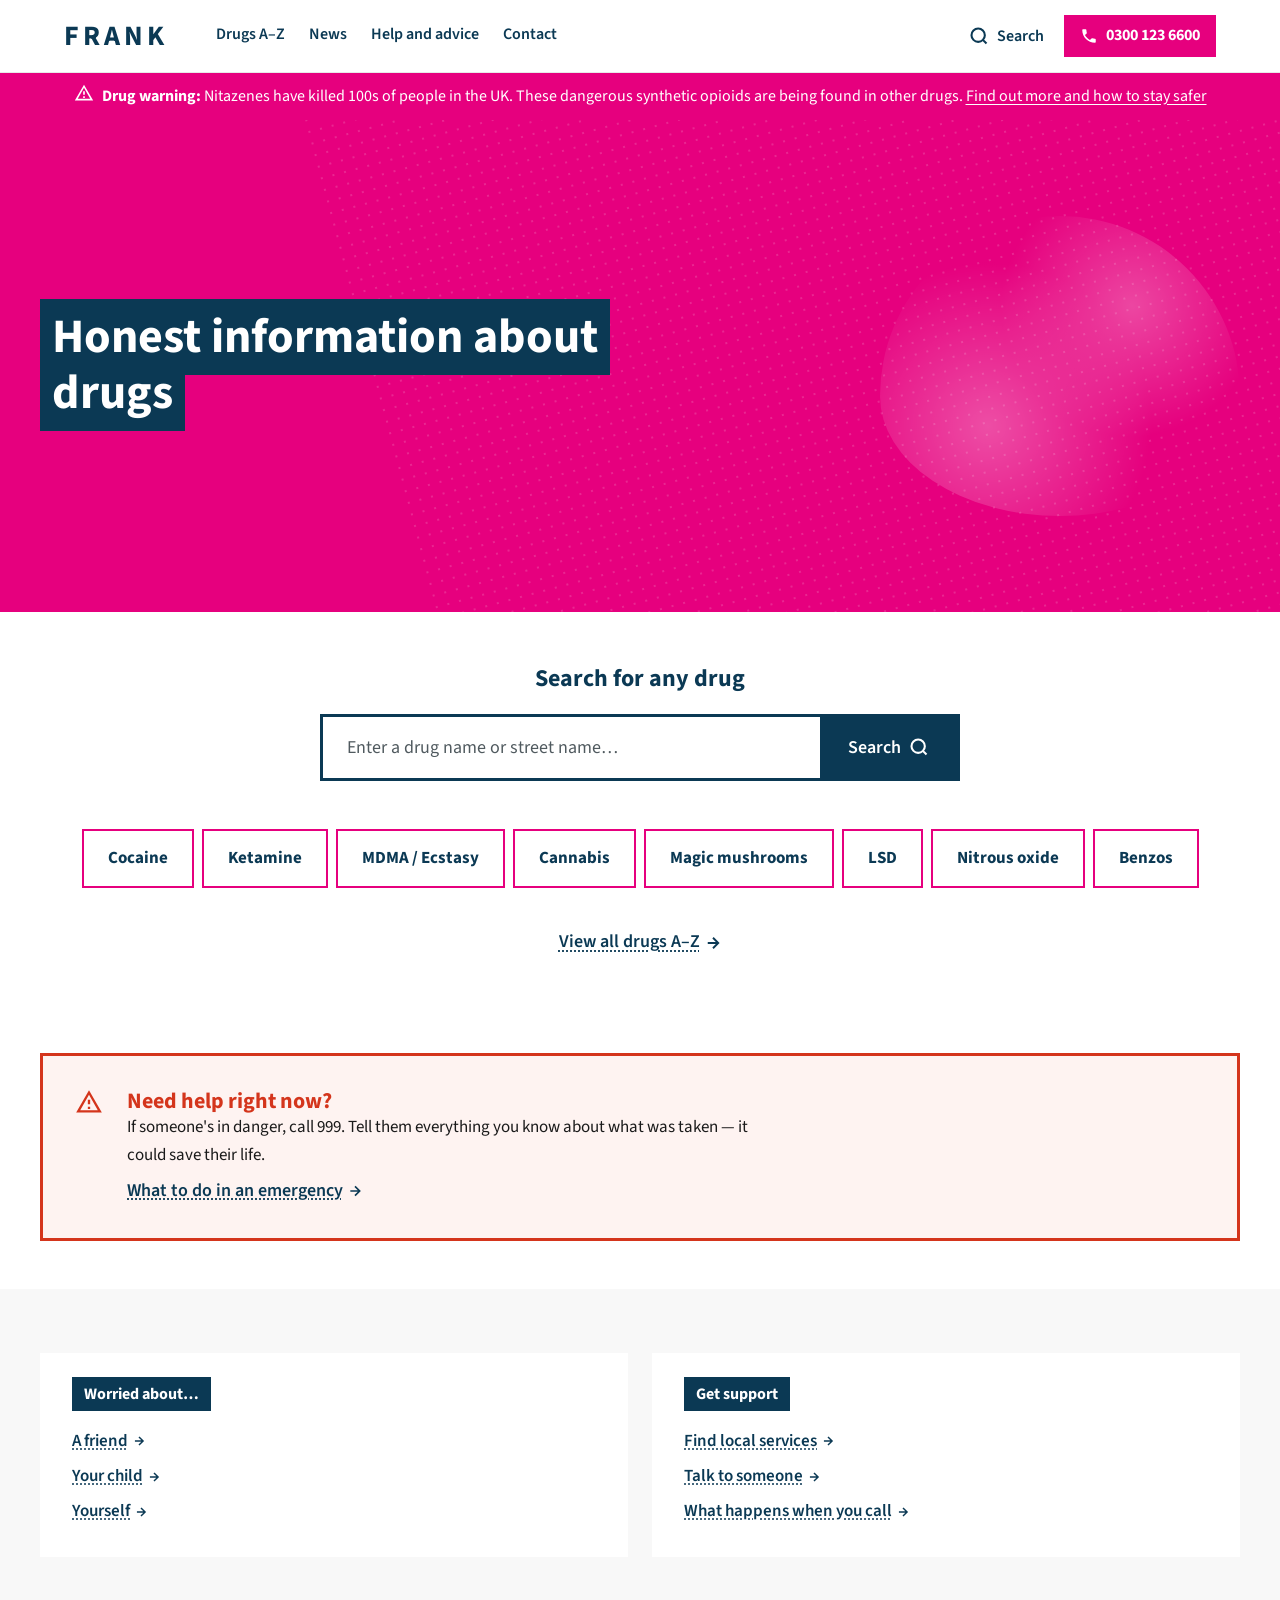
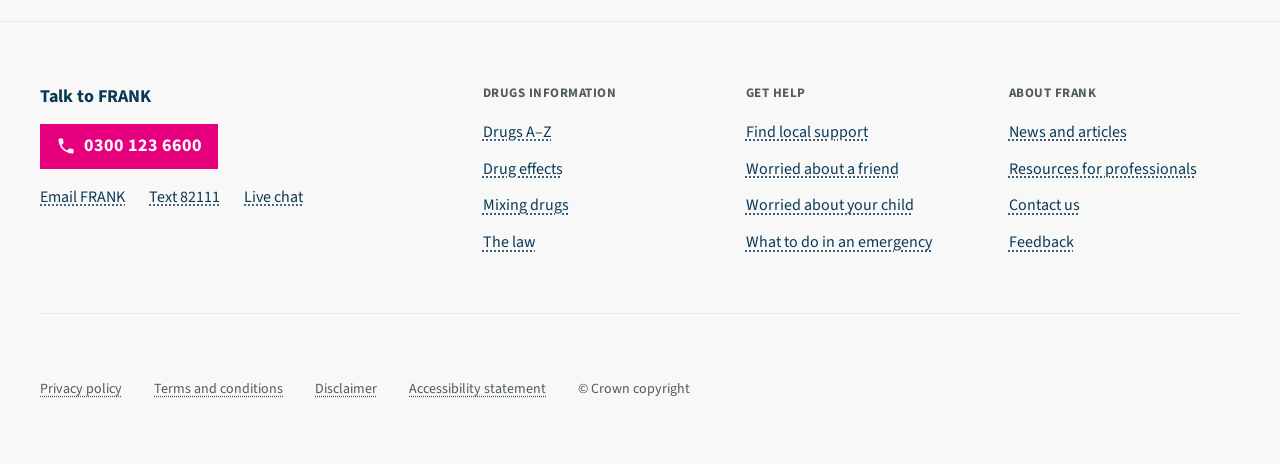
<file: prototype/designs/ttf-prototype.html>
<!DOCTYPE html>
<html lang="en">
<head>
    <meta charset="UTF-8">
    <meta name="viewport" content="width=device-width, initial-scale=1.0">
    <title>Talk to FRANK — Prototype</title>
    <link rel="preconnect" href="https://fonts.googleapis.com">
    <link rel="preconnect" href="https://fonts.gstatic.com" crossorigin>
    <link href="https://fonts.googleapis.com/css2?family=Source+Sans+3:wght@400;600;700&display=swap" rel="stylesheet">
    <style>
        /* ===========================================
           TALK TO FRANK — DESIGN SYSTEM
           Extracted from live service. Single source of
           truth for the consolidated prototype.
           =========================================== */
        :root {
            /* Core palette */
            --frank-navy: #0b3954;
            --frank-pink: #e6007e;
            --frank-pink-light: #fce8f3;
            --frank-teal: #00a3a5;

            /* Semantic colours */
            --frank-emergency: #d4351c;
            --frank-emergency-dark: #b82e19;
            --frank-emergency-bg: #fef3f1;
            --frank-warning-bg: #e6007e;
            --frank-success: #00703c;
            --frank-success-bg: #e8f5ee;

            /* Neutrals */
            --frank-white: #ffffff;
            --frank-grey-100: #f8f8f8;
            --frank-grey-200: #e8e8e8;
            --frank-grey-300: #b1b4b6;
            --frank-grey-700: #505a5f;
            --frank-grey-900: #1a1a1a;

            /* Typography */
            --font-stack: 'Source Sans 3', -apple-system, BlinkMacSystemFont, sans-serif;

            /* Spacing scale */
            --space-xs: 4px;
            --space-sm: 8px;
            --space-md: 16px;
            --space-lg: 24px;
            --space-xl: 32px;
            --space-2xl: 48px;
            --space-3xl: 64px;
            --space-4xl: 96px;

            /* Layout */
            --max-width: 1200px;
            --content-width: 960px;
            --reading-width: 820px;
        }

        /* ===========================================
           RESET & BASE
           =========================================== */
        *, *::before, *::after { box-sizing: border-box; }

        body {
            margin: 0;
            font-family: var(--font-stack);
            font-size: 16px;
            line-height: 1.5;
            color: var(--frank-grey-900);
            background: var(--frank-white);
            -webkit-font-smoothing: antialiased;
        }
        @media (min-width: 768px) {
            body { font-size: 18px; line-height: 1.6; }
        }

        h1, h2, h3, h4, h5, h6 { margin: 0; font-weight: 700; line-height: 1.2; }
        p { margin: 0; }
        ul { margin: 0; padding: 0; list-style: none; }
        img { max-width: 100%; height: auto; }

        a {
            color: var(--frank-navy);
            text-decoration: underline;
            text-decoration-style: dotted;
            text-underline-offset: 3px;
        }
        a:hover { text-decoration-style: solid; }
        a:focus, button:focus {
            outline: 3px solid var(--frank-pink);
            outline-offset: 2px;
        }

        .skip-link {
            position: absolute;
            left: -9999px;
            top: 0;
            background: var(--frank-navy);
            color: var(--frank-white);
            padding: var(--space-sm) var(--space-md);
            z-index: 2000;
        }
        .skip-link:focus { left: var(--space-sm); top: var(--space-sm); }

        .visually-hidden {
            position: absolute;
            width: 1px; height: 1px;
            margin: -1px; padding: 0; border: 0;
            clip: rect(0 0 0 0); clip-path: inset(50%);
            overflow: hidden; white-space: nowrap;
        }

        .container {
            max-width: var(--max-width);
            margin: 0 auto;
            padding: 0 var(--space-md);
        }
        @media (min-width: 768px) {
            .container { padding: 0 var(--space-lg); }
        }

        /* ===========================================
           PROTOTYPE BAR
           Review-only control. Not part of the live UI —
           lets reviewers jump between pages quickly. Real
           in-page links also navigate between pages.
           =========================================== */
        /* ===========================================
           PAGE ROUTING
           One page visible at a time.
           =========================================== */
        .page { display: none; }
        .page.active { display: block; }

        /* ===========================================
           HEADER (responsive)
           Mobile: logo + icons + menu toggle.
           Desktop (>=900px): inline nav + phone button.
           =========================================== */
        .frank-header {
            background: var(--frank-white);
            border-bottom: 1px solid var(--frank-grey-200);
            position: sticky;
            top: 0;
            z-index: 90;
        }
        .frank-header-inner {
            max-width: var(--max-width);
            margin: 0 auto;
            padding: var(--space-sm) var(--space-md);
            display: flex;
            align-items: center;
            justify-content: space-between;
            gap: var(--space-md);
        }
        .frank-header-left {
            display: flex;
            align-items: center;
            gap: var(--space-2xl);
        }
        .frank-logo {
            font-size: 24px;
            font-weight: 700;
            letter-spacing: 3px;
            color: var(--frank-navy);
            text-decoration: none;
        }
        .frank-logo:hover { text-decoration: none; }

        .frank-nav { display: none; }
        .frank-nav-link {
            font-size: 16px;
            font-weight: 600;
            color: var(--frank-navy);
            text-decoration: none;
            padding: var(--space-sm) 0;
            border-bottom: 3px solid transparent;
        }
        .frank-nav-link:hover { text-decoration: none; border-bottom-color: var(--frank-pink); }
        .frank-nav-link.active { border-bottom-color: var(--frank-pink); }

        .frank-header-actions {
            display: flex;
            align-items: center;
            gap: var(--space-md);
        }
        .frank-icon-btn {
            background: none;
            border: none;
            padding: var(--space-xs);
            cursor: pointer;
            color: var(--frank-navy);
            display: inline-flex;
            align-items: center;
            gap: var(--space-sm);
            font-family: var(--font-stack);
            font-size: 16px;
            font-weight: 600;
        }
        .frank-icon-btn .label { display: none; }

        .frank-phone-link {
            display: none;
            align-items: center;
            gap: var(--space-sm);
            background: var(--frank-pink);
            color: var(--frank-white);
            padding: var(--space-sm) var(--space-md);
            font-weight: 700;
            font-size: 15px;
            text-decoration: none;
        }
        .frank-phone-link:hover { background: var(--frank-navy); text-decoration: none; }
        @media (min-width: 480px) { .frank-phone-link { display: inline-flex; } }

        /* Mobile collapsible nav panel */
        .frank-mobile-nav {
            display: none;
            border-top: 1px solid var(--frank-grey-200);
            background: var(--frank-white);
        }
        .frank-mobile-nav.open { display: block; }
        .frank-mobile-nav a {
            display: block;
            padding: var(--space-md);
            font-weight: 600;
            color: var(--frank-navy);
            text-decoration: none;
            border-bottom: 1px solid var(--frank-grey-200);
        }
        .frank-mobile-nav a:hover { background: var(--frank-grey-100); }

        @media (min-width: 900px) {
            .frank-header-inner { padding: 0 var(--space-lg); height: 72px; }
            .frank-logo { font-size: 28px; letter-spacing: 4px; }
            .frank-nav { display: flex; align-items: center; gap: var(--space-lg); }
            .frank-icon-btn .label { display: inline; }
            .frank-menu-toggle { display: none; }
            .frank-mobile-nav { display: none !important; }
            .frank-phone-link { font-size: 16px; }
        }

        /* ===========================================
           ALERT BANNER
           =========================================== */
        .frank-alert {
            background: var(--frank-warning-bg);
            color: var(--frank-white);
            padding: var(--space-sm) var(--space-md);
            font-size: 14px;
        }
        .frank-alert-inner {
            max-width: var(--max-width);
            margin: 0 auto;
            display: flex;
            gap: var(--space-sm);
            align-items: flex-start;
        }
        .frank-alert-icon { flex-shrink: 0; margin-top: 2px; }
        .frank-alert a { color: var(--frank-white); text-decoration: underline; }
        @media (min-width: 768px) {
            .frank-alert { font-size: 16px; padding: var(--space-sm) var(--space-lg); }
            .frank-alert-inner { align-items: center; justify-content: center; }
        }

        /* ===========================================
           HERO
           =========================================== */
        .frank-hero {
            background: var(--frank-pink);
            padding: var(--space-xl) var(--space-md);
            position: relative;
            overflow: hidden;
        }
        .frank-hero::before {
            content: '';
            position: absolute;
            top: -30%; right: -15%;
            width: 75%; height: 160%;
            background: radial-gradient(circle, var(--frank-white) 1px, transparent 1px);
            background-size: 8px 8px;
            opacity: 0.15;
            transform: rotate(-15deg);
        }
        .frank-hero-inner {
            max-width: var(--max-width);
            margin: 0 auto;
            position: relative;
            z-index: 1;
            display: flex;
            align-items: center;
            justify-content: space-between;
            gap: var(--space-3xl);
        }
        .frank-hero-content { max-width: 560px; }
        .frank-hero h1 {
            color: var(--frank-white);
            font-size: 28px;
            line-height: 1.2;
            max-width: 320px;
        }
        .frank-hero h1 span {
            background: var(--frank-navy);
            padding: 2px 8px;
            display: inline;
            box-decoration-break: clone;
            -webkit-box-decoration-break: clone;
        }
        .frank-hero-image { display: none; }
        @media (min-width: 768px) {
            .frank-hero { padding: var(--space-4xl) var(--space-lg); }
            .frank-hero::before {
                top: -50%; right: -10%; width: 80%; height: 200%;
                background-size: 12px 12px;
            }
            .frank-hero h1 { font-size: 48px; line-height: 1.15; max-width: none; }
            .frank-hero h1 span { padding: 4px 12px; }
            .frank-hero-image {
                display: block;
                flex-shrink: 0;
                width: 360px; height: 300px;
                background:
                    radial-gradient(circle at 30% 70%, var(--frank-white) 0%, transparent 50%),
                    radial-gradient(circle at 70% 30%, var(--frank-pink-light) 0%, transparent 40%);
                opacity: 0.3;
                border-radius: 50% 50% 50% 50% / 60% 60% 40% 40%;
            }
        }

        /* ===========================================
           SEARCH
           =========================================== */
        .frank-search-section { padding: var(--space-md); background: var(--frank-white); }
        .frank-search-section-inner { max-width: 640px; margin: 0 auto; }
        .frank-search-label {
            display: block;
            font-size: 18px;
            font-weight: 700;
            color: var(--frank-navy);
            margin-bottom: var(--space-sm);
        }
        .frank-search-box { display: flex; border: 2px solid var(--frank-navy); }
        .frank-search-input {
            flex: 1;
            padding: 14px var(--space-md);
            border: none;
            font-family: var(--font-stack);
            font-size: 16px;
            color: var(--frank-grey-900);
            min-width: 0;
        }
        .frank-search-input::placeholder { color: var(--frank-grey-700); }
        .frank-search-input:focus { outline: none; box-shadow: inset 0 0 0 2px var(--frank-pink); }
        .frank-search-submit {
            background: var(--frank-navy);
            border: none;
            padding: 14px 20px;
            color: var(--frank-white);
            font-family: var(--font-stack);
            font-size: 16px;
            font-weight: 600;
            cursor: pointer;
            display: flex;
            align-items: center;
            gap: var(--space-sm);
        }
        .frank-search-submit:hover { background: var(--frank-grey-900); }
        .frank-search-submit:focus { outline: 3px solid var(--frank-pink); outline-offset: -3px; }
        @media (min-width: 768px) {
            .frank-search-section { padding: var(--space-2xl) var(--space-lg); }
            .frank-search-label { font-size: 24px; text-align: center; margin-bottom: var(--space-md); }
            .frank-search-box { border-width: 3px; }
            .frank-search-input { padding: 18px var(--space-lg); font-size: 18px; }
            .frank-search-input:focus { box-shadow: inset 0 0 0 3px var(--frank-pink); }
            .frank-search-submit { padding: 18px 28px; font-size: 18px; }
        }

        /* ===========================================
           DRUG CHIPS + A–Z
           =========================================== */
        .frank-drug-chips { padding: 0 var(--space-md) var(--space-md); }
        .frank-drug-chips-list { display: flex; flex-wrap: wrap; gap: var(--space-sm); }
        .frank-drug-chip {
            display: inline-block;
            padding: 12px 18px;
            background: var(--frank-white);
            color: var(--frank-navy);
            font-size: 15px;
            font-weight: 700;
            text-decoration: none;
            border: 2px solid var(--frank-pink);
            transition: background 0.15s ease, color 0.15s ease;
        }
        .frank-drug-chip:hover { background: var(--frank-pink); color: var(--frank-white); text-decoration: none; }
        .frank-drug-chip:focus { outline: 3px solid var(--frank-navy); outline-offset: 2px; }

        .frank-link-arrow {
            display: inline-flex;
            align-items: center;
            gap: var(--space-xs);
            color: var(--frank-navy);
            font-weight: 600;
            text-decoration: underline;
            text-decoration-style: dotted;
            text-underline-offset: 3px;
        }
        .frank-link-arrow:hover { text-decoration-style: solid; }
        .frank-link-arrow svg { flex-shrink: 0; transition: transform 0.15s ease; }
        .frank-link-arrow:hover svg { transform: translateX(2px); }

        .frank-az-link { padding: 0 var(--space-md) var(--space-lg); }
        @media (min-width: 768px) {
            .frank-drug-chips { text-align: center; padding: 0 var(--space-lg) var(--space-lg); }
            .frank-drug-chips-list { justify-content: center; }
            .frank-drug-chip { padding: 14px 24px; font-size: 17px; }
            .frank-az-link { text-align: center; padding: var(--space-md) 0 var(--space-2xl); }
        }

        /* ===========================================
           EMERGENCY CALLOUT (homepage) — always prominent
           =========================================== */
        .frank-emergency {
            background: var(--frank-emergency-bg);
            border: 2px solid var(--frank-emergency);
            padding: var(--space-md);
            margin: var(--space-md);
        }
        .frank-emergency-header {
            display: flex;
            align-items: flex-start;
            gap: var(--space-sm);
            margin-bottom: var(--space-sm);
        }
        .frank-emergency-icon { color: var(--frank-emergency); flex-shrink: 0; }
        .frank-emergency h3 { font-size: 18px; color: var(--frank-emergency); }
        .frank-emergency p { font-size: 15px; margin-bottom: var(--space-sm); }
        @media (min-width: 768px) {
            .frank-emergency {
                max-width: var(--max-width);
                margin: var(--space-2xl) auto;
                padding: var(--space-xl);
                border-width: 3px;
                display: flex;
                gap: var(--space-lg);
                align-items: flex-start;
            }
            .frank-emergency-header { margin-bottom: 0; }
            .frank-emergency h3 { font-size: 22px; }
            .frank-emergency p { font-size: 17px; max-width: 640px; }
        }

        /* ===========================================
           HELP GRID (homepage)
           =========================================== */
        .frank-section { padding: var(--space-md); }
        .frank-section--grey { background: var(--frank-grey-100); }
        .frank-help-grid {
            display: grid;
            grid-template-columns: 1fr 1fr;
            gap: var(--space-md);
            max-width: var(--max-width);
            margin: 0 auto;
        }
        .frank-help-block { background: var(--frank-white); padding: var(--space-lg); }
        .frank-help-block h3 { font-size: 14px; margin-bottom: var(--space-md); }
        .frank-help-block h3 span {
            background: var(--frank-navy);
            color: var(--frank-white);
            padding: 4px 8px;
        }
        .frank-help-block-links {
            display: flex;
            flex-direction: column;
            gap: var(--space-sm);
            font-size: 15px;
        }
        @media (min-width: 768px) {
            .frank-section { padding: var(--space-3xl) var(--space-lg); }
            .frank-help-grid { gap: var(--space-lg); }
            .frank-help-block { padding: var(--space-xl); }
            .frank-help-block h3 { font-size: 16px; margin-bottom: var(--space-lg); }
            .frank-help-block h3 span { padding: 6px 12px; }
            .frank-help-block-links { font-size: 17px; }
        }

        /* ===========================================
           FOOTER (full)
           =========================================== */
        .frank-footer {
            background: var(--frank-grey-100);
            padding: var(--space-lg) var(--space-md);
            border-top: 1px solid var(--frank-grey-200);
        }
        .frank-footer-inner { max-width: var(--max-width); margin: 0 auto; }
        .frank-footer-top {
            display: grid;
            grid-template-columns: 1fr;
            gap: var(--space-xl);
            margin-bottom: var(--space-lg);
            padding-bottom: var(--space-lg);
            border-bottom: 1px solid var(--frank-grey-200);
        }
        .frank-footer-contact h3 { font-size: 18px; color: var(--frank-navy); margin-bottom: var(--space-md); }
        .frank-footer-phone {
            display: inline-flex;
            align-items: center;
            gap: var(--space-sm);
            background: var(--frank-pink);
            color: var(--frank-white);
            padding: var(--space-sm) var(--space-md);
            font-weight: 700;
            font-size: 18px;
            text-decoration: none;
            margin-bottom: var(--space-md);
        }
        .frank-footer-phone:hover { background: var(--frank-navy); text-decoration: none; }
        .frank-footer-contact-links { display: flex; flex-wrap: wrap; gap: var(--space-md) var(--space-lg); font-size: 15px; }
        .frank-footer-nav { display: grid; grid-template-columns: 1fr 1fr; gap: var(--space-lg); }
        .frank-footer-nav-section h4 {
            font-size: 13px;
            text-transform: uppercase;
            letter-spacing: 0.5px;
            color: var(--frank-grey-700);
            margin-bottom: var(--space-md);
        }
        .frank-footer-nav-section li { margin-bottom: var(--space-sm); }
        .frank-footer-nav-section a { font-size: 15px; }
        .frank-footer-bottom {
            display: flex;
            flex-wrap: wrap;
            gap: var(--space-sm) var(--space-lg);
            font-size: 13px;
            color: var(--frank-grey-700);
            padding-top: var(--space-md);
        }
        .frank-footer-bottom a { color: var(--frank-grey-700); }
        @media (min-width: 768px) {
            .frank-footer { padding: var(--space-3xl) var(--space-lg); }
            .frank-footer-top {
                grid-template-columns: 1fr 2fr;
                gap: var(--space-3xl);
                margin-bottom: var(--space-2xl);
                padding-bottom: var(--space-2xl);
            }
            .frank-footer-nav { grid-template-columns: repeat(3, 1fr); gap: var(--space-xl); }
            .frank-footer-contact-links, .frank-footer-nav-section a { font-size: 16px; }
            .frank-footer-bottom { gap: var(--space-md) var(--space-xl); font-size: 14px; }
        }

        /* ===========================================
           EMERGENCY PAGE — STRESS-STATE REDESIGN
           Optimised for anxious, cognitively diminished
           users. Mobile-first; desktop adds side-by-side
           context to reduce scrolling in a crisis.
           =========================================== */
        .frank-breadcrumb {
            padding: var(--space-sm) var(--space-md);
            font-size: 14px;
            color: var(--frank-grey-700);
            background: var(--frank-grey-100);
        }
        .frank-breadcrumb a { color: var(--frank-grey-700); }

        /* Critical 999 banner */
        .emergency-critical {
            background: var(--frank-emergency);
            color: var(--frank-white);
            padding: var(--space-lg) var(--space-md);
        }
        .emergency-critical-inner { max-width: var(--content-width); margin: 0 auto; }
        .emergency-critical-header {
            display: flex;
            align-items: center;
            gap: var(--space-sm);
            margin-bottom: var(--space-md);
        }
        .emergency-critical-header h2 { font-size: 22px; color: var(--frank-white); }
        .emergency-critical-list { margin-bottom: var(--space-md); }
        .emergency-critical-list li {
            display: flex;
            align-items: flex-start;
            gap: var(--space-sm);
            padding: var(--space-sm) 0;
            font-size: 18px;
            font-weight: 600;
            border-bottom: 1px solid rgba(255,255,255,0.2);
        }
        .emergency-critical-list li:last-child { border-bottom: none; }
        .emergency-critical-list li svg { flex-shrink: 0; margin-top: 2px; }
        .emergency-call-btn {
            display: flex;
            align-items: center;
            justify-content: center;
            gap: var(--space-sm);
            background: var(--frank-white);
            color: var(--frank-emergency);
            padding: var(--space-md) var(--space-lg);
            font-size: 20px;
            font-weight: 700;
            text-decoration: none;
            width: 100%;
            margin-bottom: var(--space-md);
        }
        .emergency-call-btn:hover { background: var(--frank-grey-100); text-decoration: none; }
        .emergency-call-btn:focus { outline: 3px solid var(--frank-white); outline-offset: 2px; }
        .emergency-reassurance {
            background: rgba(255,255,255,0.15);
            padding: var(--space-sm) var(--space-md);
            font-size: 14px;
            display: flex;
            align-items: flex-start;
            gap: var(--space-sm);
        }
        .emergency-reassurance svg { flex-shrink: 0; margin-top: 2px; }
        @media (min-width: 768px) {
            .emergency-critical { padding: var(--space-2xl) var(--space-lg); }
            .emergency-critical-inner {
                display: grid;
                grid-template-columns: 1fr 320px;
                gap: var(--space-2xl);
                align-items: start;
            }
            .emergency-critical-header h2 { font-size: 28px; }
            .emergency-critical-list li { font-size: 20px; }
            .emergency-critical-content { margin: 0; }
            .emergency-action-panel { position: sticky; top: 130px; }
        }

        /* Action grid: script + while-you-wait */
        .action-grid { max-width: var(--content-width); margin: 0 auto; }
        .script-section {
            background: var(--frank-grey-100);
            padding: var(--space-lg) var(--space-md);
            border-left: 4px solid var(--frank-navy);
        }
        .script-section h3 {
            font-size: 16px;
            color: var(--frank-navy);
            margin-bottom: var(--space-md);
            display: flex;
            align-items: center;
            gap: var(--space-sm);
        }
        .script-box {
            background: var(--frank-white);
            border: 2px solid var(--frank-navy);
            padding: var(--space-md);
            font-size: 17px;
            line-height: 1.6;
        }
        .script-box .blank {
            background: #fff3cd;
            padding: 2px 8px;
            border-bottom: 2px solid var(--frank-grey-700);
            font-style: italic;
            color: var(--frank-grey-700);
        }
        .script-box--addition { margin-top: var(--space-sm); border-style: dashed; }
        .script-addition-label {
            display: block;
            font-size: 14px;
            font-weight: 700;
            color: var(--frank-navy);
            margin-bottom: var(--space-xs);
        }

        .steps-section { padding: var(--space-lg) var(--space-md); background: var(--frank-white); }
        .steps-section h3 { font-size: 18px; color: var(--frank-navy); margin-bottom: var(--space-md); }
        .step-item {
            display: flex;
            gap: var(--space-md);
            padding: var(--space-md) 0;
            border-bottom: 1px solid var(--frank-grey-200);
        }
        .step-item:last-child { border-bottom: none; }
        .step-number {
            width: 32px; height: 32px;
            background: var(--frank-teal);
            color: var(--frank-white);
            border-radius: 50%;
            display: flex;
            align-items: center;
            justify-content: center;
            font-weight: 700;
            font-size: 16px;
            flex-shrink: 0;
        }
        .step-content strong { display: block; font-size: 16px; margin-bottom: var(--space-xs); }
        .step-content p { font-size: 15px; color: var(--frank-grey-700); }
        @media (min-width: 768px) {
            .action-grid {
                display: grid;
                grid-template-columns: 1fr 1fr;
                gap: 0;
                margin-top: var(--space-2xl);
                margin-bottom: var(--space-2xl);
            }
            .script-section, .steps-section { padding: var(--space-xl); }
        }

        /* Scenario cards */
        .scenario-section { padding: var(--space-md); background: var(--frank-grey-100); }
        .scenario-section-inner { max-width: var(--content-width); margin: 0 auto; }
        .scenario-section h3 { font-size: 16px; color: var(--frank-navy); margin-bottom: var(--space-md); }
        .scenario-card {
            background: var(--frank-white);
            margin-bottom: var(--space-sm);
            border: 1px solid var(--frank-grey-200);
        }
        .scenario-header {
            display: flex;
            align-items: center;
            justify-content: space-between;
            gap: var(--space-sm);
            padding: var(--space-md);
            cursor: pointer;
            background: none;
            border: none;
            width: 100%;
            text-align: left;
            font-family: var(--font-stack);
            font-size: 15px;
            font-weight: 600;
            color: var(--frank-navy);
        }
        .scenario-header:hover { background: var(--frank-grey-100); }
        .scenario-header:focus { outline: 3px solid var(--frank-pink); outline-offset: -3px; }
        .scenario-header svg { flex-shrink: 0; transition: transform 0.2s ease; }
        .scenario-card.open .scenario-header svg { transform: rotate(180deg); }
        .scenario-content { display: none; padding: 0 var(--space-md) var(--space-md); border-top: 1px solid var(--frank-grey-200); }
        .scenario-card.open .scenario-content { display: block; }
        .scenario-content ul { padding-left: var(--space-lg); list-style: disc; margin-top: var(--space-sm); }
        .scenario-content li { margin-bottom: var(--space-xs); font-size: 15px; }
        .scenario-card--opioid { border-color: var(--frank-emergency); }
        .scenario-card--opioid .scenario-header { color: var(--frank-emergency); }
        @media (min-width: 768px) {
            .scenario-section { padding: var(--space-2xl) var(--space-lg); }
            .scenario-section h3 { font-size: 20px; margin-bottom: var(--space-lg); }
            .scenario-grid { display: grid; grid-template-columns: repeat(3, 1fr); gap: var(--space-md); align-items: start; }
            .scenario-card { margin-bottom: 0; }
        }

        /* Recovery position */
        .recovery-section {
            padding: var(--space-lg) var(--space-md);
            background: var(--frank-white);
            border-top: 1px solid var(--frank-grey-200);
        }
        .recovery-section-inner { max-width: var(--content-width); margin: 0 auto; }
        .recovery-section h3 { font-size: 18px; color: var(--frank-navy); margin-bottom: var(--space-sm); }
        .recovery-intro { color: var(--frank-grey-700); margin-bottom: var(--space-md); }
        .recovery-step { display: flex; gap: var(--space-md); padding: var(--space-sm) 0; align-items: flex-start; counter-increment: rstep; }
        .recovery-steps { counter-reset: rstep; }
        .recovery-step::before {
            content: counter(rstep);
            width: 28px; height: 28px;
            background: var(--frank-grey-200);
            color: var(--frank-navy);
            border-radius: 50%;
            display: flex;
            align-items: center;
            justify-content: center;
            font-weight: 700;
            font-size: 14px;
            flex-shrink: 0;
        }
        .recovery-step p { font-size: 15px; padding-top: 4px; }
        .recovery-diagram {
            margin-top: var(--space-lg);
            padding: var(--space-md);
            background: var(--frank-grey-100);
            text-align: center;
        }
        .recovery-diagram svg { max-width: 240px; height: auto; }
        .recovery-diagram p { font-size: 13px; color: var(--frank-grey-700); margin-top: var(--space-sm); }
        @media (min-width: 768px) {
            .recovery-section { padding: var(--space-2xl) var(--space-lg); }
            .recovery-layout { display: grid; grid-template-columns: 1fr 320px; gap: var(--space-2xl); align-items: start; }
            .recovery-diagram { margin-top: 0; }
        }

        /* Aftercare + talk (post-crisis) */
        .post-crisis-inner { max-width: var(--content-width); margin: 0 auto; }
        .aftercare-section {
            padding: var(--space-lg) var(--space-md);
            background: var(--frank-success-bg);
            border-top: 4px solid var(--frank-success);
        }
        .aftercare-section h3 {
            font-size: 18px;
            color: var(--frank-success);
            margin-bottom: var(--space-sm);
            display: flex;
            align-items: center;
            gap: var(--space-sm);
        }
        .aftercare-section > p { margin-bottom: var(--space-md); font-size: 15px; }
        .aftercare-list li { display: flex; align-items: flex-start; gap: var(--space-sm); padding: var(--space-sm) 0; font-size: 15px; }
        .aftercare-list li svg { flex-shrink: 0; margin-top: 3px; color: var(--frank-success); }
        .aftercare-cta { margin-top: var(--space-md); padding-top: var(--space-md); border-top: 1px solid rgba(0,112,60,0.2); }

        .talk-section {
            padding: var(--space-lg) var(--space-md);
            background: var(--frank-white);
            border-top: 1px solid var(--frank-grey-200);
        }
        .talk-section h3 { font-size: 18px; color: var(--frank-navy); margin-bottom: var(--space-md); }
        .talk-options { display: grid; grid-template-columns: 1fr 1fr; gap: var(--space-sm); }
        .talk-option {
            display: flex;
            flex-direction: column;
            align-items: center;
            padding: var(--space-md);
            background: var(--frank-grey-100);
            text-decoration: none;
            text-align: center;
            border: 2px solid transparent;
            transition: border-color 0.15s ease, background 0.15s ease;
        }
        .talk-option:hover { border-color: var(--frank-pink); background: var(--frank-pink-light); text-decoration: none; }
        .talk-option svg { margin-bottom: var(--space-sm); color: var(--frank-navy); }
        .talk-option strong { display: block; font-size: 15px; color: var(--frank-navy); margin-bottom: var(--space-xs); }
        .talk-option span { font-size: 13px; color: var(--frank-grey-700); }
        .talk-confidential {
            margin-top: var(--space-md);
            padding: var(--space-sm) var(--space-md);
            background: var(--frank-grey-100);
            font-size: 14px;
            color: var(--frank-grey-700);
            display: flex;
            align-items: center;
            gap: var(--space-sm);
        }
        .talk-confidential svg { flex-shrink: 0; color: var(--frank-teal); }
        @media (min-width: 768px) {
            .post-crisis-grid { display: grid; grid-template-columns: 1fr 1fr; gap: 0; }
            .aftercare-section, .talk-section { padding: var(--space-2xl) var(--space-lg); }
            .talk-section { border-top: none; }
        }

        /* ===========================================
           SERVICE UNAVAILABLE PAGE
           =========================================== */
        .unavailable-main { max-width: 640px; margin: 0 auto; padding: var(--space-xl) var(--space-md); }
        @media (min-width: 640px) { .unavailable-main { padding: var(--space-2xl) var(--space-md); } }
        .status-block { background: var(--frank-white); padding: var(--space-lg); margin-bottom: var(--space-lg); border: 1px solid var(--frank-grey-200); }
        .status-block h1 { font-size: 28px; color: var(--frank-navy); margin-bottom: var(--space-sm); }
        @media (min-width: 640px) { .status-block h1 { font-size: 36px; } }
        .status-block p { color: var(--frank-grey-700); font-size: 18px; }
        .unavailable-emergency { background: var(--frank-emergency-bg); border: 2px solid var(--frank-emergency); padding: var(--space-lg); margin-bottom: var(--space-lg); }
        .unavailable-emergency .emergency-header { display: flex; align-items: flex-start; gap: var(--space-sm); margin-bottom: var(--space-md); }
        .unavailable-emergency h2 { font-size: 22px; color: var(--frank-emergency); }
        .unavailable-emergency p { font-size: 18px; margin-bottom: var(--space-md); }
        .emergency-999 {
            display: inline-block;
            background: var(--frank-emergency);
            color: var(--frank-white);
            font-size: 24px;
            font-weight: 700;
            padding: var(--space-sm) var(--space-md);
            text-decoration: none;
            letter-spacing: 1px;
        }
        .emergency-999:hover { background: var(--frank-emergency-dark); text-decoration: none; }
        .contact-block { background: var(--frank-white); padding: var(--space-lg); margin-bottom: var(--space-lg); }
        .contact-block h2 { font-size: 20px; color: var(--frank-navy); margin-bottom: var(--space-sm); }
        .contact-block > p { color: var(--frank-grey-700); margin-bottom: var(--space-md); }
        .contact-options { display: flex; flex-direction: column; gap: var(--space-md); }
        .contact-option { display: flex; align-items: center; gap: var(--space-md); padding: var(--space-md); background: var(--frank-grey-100); text-decoration: none; }
        .contact-option:hover { background: var(--frank-pink-light); }
        .contact-icon { width: 48px; height: 48px; background: var(--frank-navy); color: var(--frank-white); display: flex; align-items: center; justify-content: center; border-radius: 50%; flex-shrink: 0; }
        .contact-method { font-size: 14px; font-weight: 600; color: var(--frank-grey-700); text-transform: uppercase; letter-spacing: 0.5px; }
        .contact-value { font-size: 24px; font-weight: 700; color: var(--frank-navy); }
        .contact-note { font-size: 14px; color: var(--frank-grey-700); }
        .about-block { background: var(--frank-white); padding: var(--space-lg); border-top: 4px solid var(--frank-teal); }
        .about-block h2 { font-size: 20px; color: var(--frank-navy); margin-bottom: var(--space-sm); }
        .about-block p { color: var(--frank-grey-700); font-size: 16px; }

        /* ===========================================
           DRUG PAGE TEMPLATE (Tier-1 redesign)
           Front-loaded key info + visible safety panel,
           mixing near top, accordions for secondary only.
           =========================================== */
        .frank-breadcrumb-inner { max-width: var(--reading-width); margin: 0 auto; padding: var(--space-sm) var(--space-md); }
        .drug-main { max-width: var(--reading-width); margin: 0 auto; padding: 0 var(--space-md) var(--space-2xl); }
        .drug-section, .accordion { scroll-margin-top: 120px; }

        .drug-title-block { padding: var(--space-lg) 0; }
        .drug-class-tag { display: inline-block; background: var(--frank-navy); color: var(--frank-white); font-size: 13px; font-weight: 700; text-transform: uppercase; letter-spacing: 0.5px; padding: 4px 10px; margin-bottom: var(--space-sm); }
        .drug-title-block h1 { font-size: 32px; color: var(--frank-navy); }
        @media (min-width: 768px) { .drug-title-block h1 { font-size: 44px; } }
        .drug-also-known { font-size: 15px; color: var(--frank-grey-700); margin-top: var(--space-xs); }
        .drug-also-known strong { color: var(--frank-grey-900); }
        .drug-standfirst { font-size: 19px; margin-top: var(--space-md); max-width: 60ch; }
        @media (min-width: 768px) { .drug-standfirst { font-size: 22px; } }
        .drug-meta { font-size: 14px; color: var(--frank-grey-700); margin-top: var(--space-md); }

        .at-a-glance { border: 2px solid var(--frank-grey-200); background: var(--frank-grey-100); margin-bottom: var(--space-lg); }
        .at-a-glance h2 { font-size: 14px; text-transform: uppercase; letter-spacing: 0.5px; color: var(--frank-grey-700); padding: var(--space-md) var(--space-md) 0; }
        .glance-grid { display: grid; grid-template-columns: 1fr; }
        .glance-item { padding: var(--space-md); border-top: 1px solid var(--frank-grey-200); }
        .glance-item:first-child { border-top: none; }
        .glance-item .label { display: block; font-size: 13px; font-weight: 700; color: var(--frank-grey-700); text-transform: uppercase; letter-spacing: 0.5px; margin-bottom: 2px; }
        .glance-item .value { font-size: 16px; }
        @media (min-width: 560px) {
            .glance-grid { grid-template-columns: 1fr 1fr; }
            .glance-item { border-top: 1px solid var(--frank-grey-200); }
            .glance-item:nth-child(-n+2) { border-top: none; }
            .glance-item:nth-child(even) { border-left: 1px solid var(--frank-grey-200); }
        }

        .jump-nav { margin-bottom: var(--space-lg); padding: var(--space-md); border: 1px solid var(--frank-grey-200); }
        .jump-nav h2 { font-size: 14px; text-transform: uppercase; letter-spacing: 0.5px; color: var(--frank-grey-700); margin-bottom: var(--space-sm); }
        .jump-nav ul { display: flex; flex-wrap: wrap; gap: var(--space-sm) var(--space-lg); list-style: none; }
        .jump-nav a { font-weight: 600; }

        .safety-panel { border: 3px solid var(--frank-emergency); margin-bottom: var(--space-lg); }
        .safety-panel-header { background: var(--frank-emergency); color: var(--frank-white); padding: var(--space-md); display: flex; align-items: center; gap: var(--space-sm); }
        .safety-panel-header h2 { font-size: 20px; color: var(--frank-white); }
        .safety-panel-body { padding: var(--space-md); background: var(--frank-emergency-bg); }
        .safety-list { margin-bottom: var(--space-md); list-style: none; }
        .safety-list li { display: flex; gap: var(--space-sm); padding: var(--space-xs) 0; font-size: 16px; }
        .safety-list li::before { content: ""; flex-shrink: 0; width: 8px; height: 8px; margin-top: 9px; background: var(--frank-emergency); border-radius: 50%; }
        .safety-action { background: var(--frank-white); border: 2px solid var(--frank-emergency); padding: var(--space-md); display: flex; flex-direction: column; gap: var(--space-sm); }
        .safety-action strong { font-size: 16px; }
        /* scoped button — distinct from the 999-banner .emergency-call-btn */
        .safety-call-btn { display: inline-flex; align-items: center; justify-content: center; gap: var(--space-sm); background: var(--frank-emergency); color: var(--frank-white); padding: var(--space-sm) var(--space-lg); font-size: 18px; font-weight: 700; text-decoration: none; align-self: flex-start; }
        .safety-call-btn:hover { background: var(--frank-emergency-dark); text-decoration: none; }

        .mixing-module { border: 2px solid var(--frank-navy); margin-bottom: var(--space-lg); }
        .mixing-module-header { background: var(--frank-navy); color: var(--frank-white); padding: var(--space-md); display: flex; align-items: center; gap: var(--space-sm); }
        .mixing-module-header h2 { font-size: 18px; color: var(--frank-white); }
        .mixing-module-body { padding: var(--space-md); }
        .mixing-module-body p { margin-bottom: var(--space-md); }
        .mixing-danger { display: flex; flex-wrap: wrap; gap: var(--space-sm); margin-bottom: var(--space-md); }
        .mixing-tag { display: inline-flex; align-items: center; gap: var(--space-xs); background: var(--frank-emergency-bg); border: 1px solid var(--frank-emergency); color: var(--frank-emergency); font-weight: 700; font-size: 14px; padding: 6px 12px; }

        .drug-section { padding: var(--space-lg) 0; border-top: 1px solid var(--frank-grey-200); }
        .drug-section h2 { font-size: 24px; color: var(--frank-navy); margin-bottom: var(--space-md); }
        .drug-section p { margin-bottom: var(--space-md); max-width: 70ch; }
        .bullet-list { list-style: none; margin-bottom: var(--space-md); max-width: 70ch; }
        .bullet-list li { display: flex; gap: var(--space-sm); padding: var(--space-xs) 0; }
        .bullet-list li::before { content: ""; flex-shrink: 0; width: 6px; height: 6px; margin-top: 9px; background: var(--frank-navy); border-radius: 50%; }

        .accordion { border-top: 1px solid var(--frank-grey-200); }
        .accordion:last-of-type { border-bottom: 1px solid var(--frank-grey-200); }
        .accordion-trigger { width: 100%; background: none; border: none; padding: var(--space-md) 0; display: flex; align-items: center; justify-content: space-between; gap: var(--space-md); cursor: pointer; font-family: var(--font-stack); font-size: 18px; font-weight: 700; color: var(--frank-navy); text-align: left; }
        .accordion-trigger:hover { color: var(--frank-pink); }
        .accordion-trigger svg { flex-shrink: 0; transition: transform 0.2s ease; }
        .accordion.open .accordion-trigger svg { transform: rotate(180deg); }
        .accordion-panel { display: none; padding-bottom: var(--space-md); }
        .accordion.open .accordion-panel { display: block; }
        .accordion-panel p { margin-bottom: var(--space-md); max-width: 70ch; }

        .get-help-module { background: var(--frank-grey-100); border-top: 4px solid var(--frank-teal); padding: var(--space-lg) var(--space-md); margin-top: var(--space-2xl); }
        .get-help-inner { max-width: var(--reading-width); margin: 0 auto; }
        .get-help-module h2 { font-size: 22px; color: var(--frank-navy); margin-bottom: var(--space-md); }
        .get-help-options { display: grid; grid-template-columns: 1fr; gap: var(--space-md); margin-bottom: var(--space-md); }
        .get-help-card { background: var(--frank-white); border: 1px solid var(--frank-grey-200); padding: var(--space-md); }
        .get-help-card h3 { font-size: 16px; color: var(--frank-navy); margin-bottom: var(--space-xs); }
        .get-help-card p { font-size: 15px; color: var(--frank-grey-700); margin-bottom: var(--space-sm); }
        .talk-row { display: flex; flex-wrap: wrap; gap: var(--space-sm); align-items: center; }
        .talk-phone { display: inline-flex; align-items: center; gap: var(--space-sm); background: var(--frank-pink); color: var(--frank-white); padding: var(--space-sm) var(--space-md); font-weight: 700; text-decoration: none; }
        .talk-phone:hover { background: var(--frank-navy); text-decoration: none; }
        .gh-confidential { font-size: 14px; color: var(--frank-grey-700); margin-top: var(--space-sm); display: flex; gap: var(--space-sm); align-items: center; }
        .gh-confidential svg { flex-shrink: 0; color: var(--frank-teal); }
        @media (min-width: 640px) { .get-help-options { grid-template-columns: 1fr 1fr; } }

        .related-drugs { max-width: var(--reading-width); margin: 0 auto; padding: var(--space-2xl) var(--space-md); }
        .related-drugs h2 { font-size: 20px; color: var(--frank-navy); margin-bottom: var(--space-md); }
        .related-list { display: flex; flex-wrap: wrap; gap: var(--space-sm); }
        .related-chip { display: inline-block; padding: 10px 16px; background: var(--frank-white); color: var(--frank-navy); font-weight: 700; font-size: 15px; text-decoration: none; border: 2px solid var(--frank-pink); }
        .related-chip:hover { background: var(--frank-pink); color: var(--frank-white); text-decoration: none; }

        /* ===========================================
           ACCESSIBILITY PREFERENCES
           =========================================== */
        @media (prefers-reduced-motion: reduce) {
            * { transition: none !important; scroll-behavior: auto !important; }
        }
        @media (forced-colors: active) {
            .frank-emergency, .emergency-critical-list li, .scenario-card { border: 2px solid CanvasText; }
            .emergency-999, .contact-icon { border: 2px solid CanvasText; }
        }
    </style>
</head>
<body>
    <a href="#main" class="skip-link">Skip to main content</a>

    <!-- ===========================================
         PAGE: HOMEPAGE (hybrid search + browse)
         =========================================== -->
    <div class="page active" id="page-home">
        <header class="frank-header">
            <div class="frank-header-inner">
                <div class="frank-header-left">
                    <a href="#home" class="frank-logo" data-nav="home">FRANK</a>
                    <nav class="frank-nav" aria-label="Main navigation">
                        <a href="#" class="frank-nav-link">Drugs A–Z</a>
                        <a href="#" class="frank-nav-link">News</a>
                        <a href="#" class="frank-nav-link">Help and advice</a>
                        <a href="#" class="frank-nav-link">Contact</a>
                    </nav>
                </div>
                <div class="frank-header-actions">
                    <button class="frank-icon-btn" aria-label="Search the site">
                        <svg width="20" height="20" viewBox="0 0 24 24" fill="none" stroke="currentColor" stroke-width="2.5"><circle cx="11" cy="11" r="8"/><path d="M21 21l-4.35-4.35"/></svg>
                        <span class="label">Search</span>
                    </button>
                    <a href="tel:03001236600" class="frank-phone-link">
                        <svg width="18" height="18" viewBox="0 0 24 24" fill="currentColor"><path d="M6.62 10.79c1.44 2.83 3.76 5.14 6.59 6.59l2.2-2.2c.27-.27.67-.36 1.02-.24 1.12.37 2.33.57 3.57.57.55 0 1 .45 1 1V20c0 .55-.45 1-1 1-9.39 0-17-7.61-17-17 0-.55.45-1 1-1h3.5c.55 0 1 .45 1 1 0 1.25.2 2.45.57 3.57.11.35.03.74-.25 1.02l-2.2 2.2z"/></svg>
                        0300 123 6600
                    </a>
                    <button class="frank-icon-btn frank-menu-toggle" aria-label="Menu" aria-expanded="false" aria-controls="mobile-nav-home">
                        <svg width="24" height="24" viewBox="0 0 24 24" fill="none" stroke="currentColor" stroke-width="2"><path d="M3 12h18M3 6h18M3 18h18"/></svg>
                    </button>
                </div>
            </div>
            <div class="frank-mobile-nav" id="mobile-nav-home">
                <a href="#">Drugs A–Z</a>
                <a href="#">News</a>
                <a href="#">Help and advice</a>
                <a href="#emergency" data-nav="emergency">What to do in an emergency</a>
                <a href="#">Contact</a>
            </div>
        </header>

        <div class="frank-alert" role="alert">
            <div class="frank-alert-inner">
                <span class="frank-alert-icon"><svg width="20" height="20" viewBox="0 0 24 24" fill="currentColor"><path d="M12 2L1 21h22L12 2zm0 3.83L19.53 19H4.47L12 5.83zM11 10v4h2v-4h-2zm0 6v2h2v-2h-2z"/></svg></span>
                <span><strong>Drug warning:</strong> Nitazenes have killed 100s of people in the UK. These dangerous synthetic opioids are being found in other drugs. <a href="#">Find out more and how to stay safer</a></span>
            </div>
        </div>

        <main id="main">
            <div class="frank-hero">
                <div class="frank-hero-inner">
                    <div class="frank-hero-content">
                        <h1><span>Honest information about drugs</span></h1>
                    </div>
                    <div class="frank-hero-image" aria-hidden="true"></div>
                </div>
            </div>

            <div class="frank-search-section">
                <div class="frank-search-section-inner">
                    <label for="search-home" class="frank-search-label">Search for any drug</label>
                    <div class="frank-search-box">
                        <input type="search" id="search-home" class="frank-search-input" placeholder="Enter a drug name or street name…" autocomplete="off">
                        <button class="frank-search-submit" type="submit" data-nav="drug">
                            Search
                            <svg width="20" height="20" viewBox="0 0 24 24" fill="none" stroke="currentColor" stroke-width="2.5"><circle cx="11" cy="11" r="8"/><path d="M21 21l-4.35-4.35"/></svg>
                        </button>
                    </div>
                </div>
            </div>

            <div class="frank-drug-chips">
                <div class="frank-drug-chips-list">
                    <a href="#drug" class="frank-drug-chip" data-nav="drug">Cocaine</a>
                    <a href="#drug" class="frank-drug-chip" data-nav="drug">Ketamine</a>
                    <a href="#drug" class="frank-drug-chip" data-nav="drug">MDMA / Ecstasy</a>
                    <a href="#drug" class="frank-drug-chip" data-nav="drug">Cannabis</a>
                    <a href="#drug" class="frank-drug-chip" data-nav="drug">Magic mushrooms</a>
                    <a href="#drug" class="frank-drug-chip" data-nav="drug">LSD</a>
                    <a href="#drug" class="frank-drug-chip" data-nav="drug">Nitrous oxide</a>
                    <a href="#drug" class="frank-drug-chip" data-nav="drug">Benzos</a>
                </div>
            </div>

            <div class="frank-az-link">
                <a href="#" class="frank-link-arrow">
                    View all drugs A–Z
                    <svg width="18" height="18" viewBox="0 0 24 24" fill="none" stroke="currentColor" stroke-width="2.5"><path d="M5 12h14M12 5l7 7-7 7"/></svg>
                </a>
            </div>

            <!-- Emergency callout: kept prominent and standalone for crisis visibility -->
            <div class="frank-emergency">
                <span class="frank-emergency-icon"><svg width="28" height="28" viewBox="0 0 24 24" fill="currentColor"><path d="M12 2L1 21h22L12 2zm0 3.83L19.53 19H4.47L12 5.83zM11 10v4h2v-4h-2zm0 6v2h2v-2h-2z"/></svg></span>
                <div class="frank-emergency-content">
                    <div class="frank-emergency-header"><h3>Need help right now?</h3></div>
                    <p>If someone's in danger, call 999. Tell them everything you know about what was taken — it could save their life.</p>
                    <a href="#emergency" class="frank-link-arrow" data-nav="emergency">
                        What to do in an emergency
                        <svg width="16" height="16" viewBox="0 0 24 24" fill="none" stroke="currentColor" stroke-width="2.5"><path d="M5 12h14M12 5l7 7-7 7"/></svg>
                    </a>
                </div>
            </div>

            <section class="frank-section frank-section--grey">
                <div class="frank-help-grid">
                    <div class="frank-help-block">
                        <h3><span>Worried about…</span></h3>
                        <div class="frank-help-block-links">
                            <a href="#" class="frank-link-arrow">A friend <svg width="14" height="14" viewBox="0 0 24 24" fill="none" stroke="currentColor" stroke-width="2.5"><path d="M5 12h14M12 5l7 7-7 7"/></svg></a>
                            <a href="#" class="frank-link-arrow">Your child <svg width="14" height="14" viewBox="0 0 24 24" fill="none" stroke="currentColor" stroke-width="2.5"><path d="M5 12h14M12 5l7 7-7 7"/></svg></a>
                            <a href="#" class="frank-link-arrow">Yourself <svg width="14" height="14" viewBox="0 0 24 24" fill="none" stroke="currentColor" stroke-width="2.5"><path d="M5 12h14M12 5l7 7-7 7"/></svg></a>
                        </div>
                    </div>
                    <div class="frank-help-block">
                        <h3><span>Get support</span></h3>
                        <div class="frank-help-block-links">
                            <a href="#" class="frank-link-arrow">Find local services <svg width="14" height="14" viewBox="0 0 24 24" fill="none" stroke="currentColor" stroke-width="2.5"><path d="M5 12h14M12 5l7 7-7 7"/></svg></a>
                            <a href="#" class="frank-link-arrow">Talk to someone <svg width="14" height="14" viewBox="0 0 24 24" fill="none" stroke="currentColor" stroke-width="2.5"><path d="M5 12h14M12 5l7 7-7 7"/></svg></a>
                            <a href="#" class="frank-link-arrow">What happens when you call <svg width="14" height="14" viewBox="0 0 24 24" fill="none" stroke="currentColor" stroke-width="2.5"><path d="M5 12h14M12 5l7 7-7 7"/></svg></a>
                        </div>
                    </div>
                </div>
            </section>
        </main>

        <footer class="frank-footer">
            <div class="frank-footer-inner">
                <div class="frank-footer-top">
                    <div class="frank-footer-contact">
                        <h3>Talk to FRANK</h3>
                        <a href="tel:03001236600" class="frank-footer-phone">
                            <svg width="20" height="20" viewBox="0 0 24 24" fill="currentColor"><path d="M6.62 10.79c1.44 2.83 3.76 5.14 6.59 6.59l2.2-2.2c.27-.27.67-.36 1.02-.24 1.12.37 2.33.57 3.57.57.55 0 1 .45 1 1V20c0 .55-.45 1-1 1-9.39 0-17-7.61-17-17 0-.55.45-1 1-1h3.5c.55 0 1 .45 1 1 0 1.25.2 2.45.57 3.57.11.35.03.74-.25 1.02l-2.2 2.2z"/></svg>
                            0300 123 6600
                        </a>
                        <div class="frank-footer-contact-links">
                            <a href="#">Email FRANK</a>
                            <a href="#">Text 82111</a>
                            <a href="#">Live chat</a>
                        </div>
                    </div>
                    <nav class="frank-footer-nav" aria-label="Footer navigation">
                        <div class="frank-footer-nav-section">
                            <h4>Drugs information</h4>
                            <ul>
                                <li><a href="#">Drugs A–Z</a></li>
                                <li><a href="#">Drug effects</a></li>
                                <li><a href="#">Mixing drugs</a></li>
                                <li><a href="#">The law</a></li>
                            </ul>
                        </div>
                        <div class="frank-footer-nav-section">
                            <h4>Get help</h4>
                            <ul>
                                <li><a href="#">Find local support</a></li>
                                <li><a href="#">Worried about a friend</a></li>
                                <li><a href="#">Worried about your child</a></li>
                                <li><a href="#emergency" data-nav="emergency">What to do in an emergency</a></li>
                            </ul>
                        </div>
                        <div class="frank-footer-nav-section">
                            <h4>About FRANK</h4>
                            <ul>
                                <li><a href="#">News and articles</a></li>
                                <li><a href="#">Resources for professionals</a></li>
                                <li><a href="#">Contact us</a></li>
                                <li><a href="#">Feedback</a></li>
                            </ul>
                        </div>
                    </nav>
                </div>
                <div class="frank-footer-bottom">
                    <a href="#">Privacy policy</a>
                    <a href="#">Terms and conditions</a>
                    <a href="#">Disclaimer</a>
                    <a href="#">Accessibility statement</a>
                    <span>© Crown copyright</span>
                </div>
            </div>
        </footer>
    </div>

    <!-- ===========================================
         PAGE: DRUG (Tier-1 redesign) — ketamine instance
         =========================================== -->
    <div class="page" id="page-drug">
        <header class="frank-header">
            <div class="frank-header-inner">
                <div class="frank-header-left">
                    <a href="#home" class="frank-logo" data-nav="home">FRANK</a>
                    <nav class="frank-nav" aria-label="Main navigation">
                        <a href="#" class="frank-nav-link active">Drugs A–Z</a>
                        <a href="#" class="frank-nav-link">News</a>
                        <a href="#" class="frank-nav-link">Help and advice</a>
                        <a href="#" class="frank-nav-link">Contact</a>
                    </nav>
                </div>
                <div class="frank-header-actions">
                    <button class="frank-icon-btn" aria-label="Search the site">
                        <svg width="20" height="20" viewBox="0 0 24 24" fill="none" stroke="currentColor" stroke-width="2.5"><circle cx="11" cy="11" r="8"/><path d="M21 21l-4.35-4.35"/></svg>
                        <span class="label">Search</span>
                    </button>
                    <a href="tel:03001236600" class="frank-phone-link">
                        <svg width="18" height="18" viewBox="0 0 24 24" fill="currentColor"><path d="M6.62 10.79c1.44 2.83 3.76 5.14 6.59 6.59l2.2-2.2c.27-.27.67-.36 1.02-.24 1.12.37 2.33.57 3.57.57.55 0 1 .45 1 1V20c0 .55-.45 1-1 1-9.39 0-17-7.61-17-17 0-.55.45-1 1-1h3.5c.55 0 1 .45 1 1 0 1.25.2 2.45.57 3.57.11.35.03.74-.25 1.02l-2.2 2.2z"/></svg>
                        0300 123 6600
                    </a>
                    <button class="frank-icon-btn frank-menu-toggle" aria-label="Menu" aria-expanded="false" aria-controls="mobile-nav-drug">
                        <svg width="24" height="24" viewBox="0 0 24 24" fill="none" stroke="currentColor" stroke-width="2"><path d="M3 12h18M3 6h18M3 18h18"/></svg>
                    </button>
                </div>
            </div>
            <div class="frank-mobile-nav" id="mobile-nav-drug">
                <a href="#">Drugs A–Z</a>
                <a href="#">News</a>
                <a href="#">Help and advice</a>
                <a href="#emergency" data-nav="emergency">What to do in an emergency</a>
                <a href="#">Contact</a>
            </div>
        </header>

        <div class="frank-alert" role="alert">
            <div class="frank-alert-inner">
                <span class="frank-alert-icon"><svg width="20" height="20" viewBox="0 0 24 24" fill="currentColor"><path d="M12 2L1 21h22L12 2zm0 3.83L19.53 19H4.47L12 5.83zM11 10v4h2v-4h-2zm0 6v2h2v-2h-2z"/></svg></span>
                <span><strong>Drug warning:</strong> Street drugs are increasingly cut with synthetic opioids like nitazenes, which have killed 100s in the UK. You can never know what's really in a powder. <a href="#">Find out more</a></span>
            </div>
        </div>

        <nav class="frank-breadcrumb" aria-label="Breadcrumb">
            <div class="frank-breadcrumb-inner"><a href="#home" data-nav="home">Home</a> › <a href="#">Drugs A–Z</a> › Ketamine</div>
        </nav>

        <main class="drug-main" id="main-drug">
            <!-- TEMPLATE: title block -->
            <div class="drug-title-block">
                <span class="drug-class-tag">Class B</span>
                <h1>Ketamine</h1>
                <p class="drug-also-known"><strong>Also called:</strong> Ket, K, Special K, Wonk, Vitamin K</p>
                <p class="drug-standfirst">A powerful anaesthetic used in human and animal medicine. Looks similar to cocaine, but is a very different drug.</p>
                <p class="drug-meta">Last reviewed: June 2026</p>
            </div>

            <!-- AT A GLANCE -->
            <div class="at-a-glance">
                <h2>At a glance</h2>
                <div class="glance-grid">
                    <div class="glance-item"><span class="label">What it is</span><span class="value">A dissociative anaesthetic. A grainy white or light brown powder.</span></div>
                    <div class="glance-item"><span class="label">How it's taken</span><span class="value">Usually snorted ("a bump"). Sometimes injected into a muscle.</span></div>
                    <div class="glance-item"><span class="label">How long it lasts</span><span class="value">Felt in ~15 mins if snorted. The buzz lasts 30 mins–1 hour.</span></div>
                    <div class="glance-item"><span class="label">The law</span><span class="value">Class B. Illegal to have, give away or sell.</span></div>
                </div>
            </div>

            <!-- KEY RISKS & WHAT TO DO NOW — visible safety panel -->
            <section class="safety-panel" aria-labelledby="drug-safety-heading">
                <div class="safety-panel-header">
                    <svg width="24" height="24" viewBox="0 0 24 24" fill="currentColor" aria-hidden="true"><path d="M12 2L1 21h22L12 2zm0 3.83L19.53 19H4.47L12 5.83zM11 10v4h2v-4h-2zm0 6v2h2v-2h-2z"/></svg>
                    <h2 id="drug-safety-heading">Key risks &amp; what to do now</h2>
                </div>
                <div class="safety-panel-body">
                    <ul class="safety-list">
                        <li>Regular use can cause serious, sometimes permanent, bladder damage.</li>
                        <li>You don't feel pain properly, so you can badly injure yourself without realising.</li>
                        <li>Too much can put you in a "k-hole" — unable to move and feeling cut off from your body.</li>
                        <li>Mixing with alcohol, benzos or opioids can stop your breathing. This can be fatal.</li>
                    </ul>
                    <div class="safety-action">
                        <strong>If someone is unconscious, can't be woken, or is struggling to breathe:</strong>
                        <a href="tel:999" class="safety-call-btn">
                            <svg width="20" height="20" viewBox="0 0 24 24" fill="currentColor" aria-hidden="true"><path d="M6.62 10.79c1.44 2.83 3.76 5.14 6.59 6.59l2.2-2.2c.27-.27.67-.36 1.02-.24 1.12.37 2.33.57 3.57.57.55 0 1 .45 1 1V20c0 .55-.45 1-1 1-9.39 0-17-7.61-17-17 0-.55.45-1 1-1h3.5c.55 0 1 .45 1 1 0 1.25.2 2.45.57 3.57.11.35.03.74-.25 1.02l-2.2 2.2z"/></svg>
                            Call 999
                        </a>
                        <a href="#emergency" class="frank-link-arrow" data-nav="emergency">
                            What to do in an emergency
                            <svg width="16" height="16" viewBox="0 0 24 24" fill="none" stroke="currentColor" stroke-width="2.5"><path d="M5 12h14M12 5l7 7-7 7"/></svg>
                        </a>
                    </div>
                </div>
            </section>

            <!-- MIXING — first-class entry near top -->
            <section class="mixing-module" aria-labelledby="drug-mixing-heading">
                <div class="mixing-module-header">
                    <svg width="20" height="20" viewBox="0 0 24 24" fill="none" stroke="currentColor" stroke-width="2" aria-hidden="true"><path d="M9 3h6M10 3v6L5 18a2 2 0 0 0 2 3h10a2 2 0 0 0 2-3l-5-9V3"/></svg>
                    <h2 id="drug-mixing-heading">Mixing ketamine with other drugs</h2>
                </div>
                <div class="mixing-module-body">
                    <p>Mixing is always risky, but some combinations are far more dangerous than others. With ketamine, these can slow or stop your breathing:</p>
                    <div class="mixing-danger">
                        <span class="mixing-tag">+ Alcohol</span>
                        <span class="mixing-tag">+ Benzodiazepines</span>
                        <span class="mixing-tag">+ Opioids</span>
                    </div>
                    <a href="#" class="frank-link-arrow">
                        Check a specific combination
                        <svg width="16" height="16" viewBox="0 0 24 24" fill="none" stroke="currentColor" stroke-width="2.5"><path d="M5 12h14M12 5l7 7-7 7"/></svg>
                    </a>
                </div>
            </section>

            <!-- JUMP LINKS -->
            <nav class="jump-nav" aria-label="On this page">
                <h2>On this page</h2>
                <ul>
                    <li><a href="#drug-effects">How it feels</a></li>
                    <li><a href="#drug-risks">The risks in detail</a></li>
                    <li><a href="#drug-looks">How it looks &amp; is taken</a></li>
                    <li><a href="#drug-addiction">Can you get addicted?</a></li>
                    <li><a href="#drug-law">The law</a></li>
                    <li><a href="#drug-help">Getting help</a></li>
                </ul>
            </nav>

            <section class="drug-section" id="drug-effects">
                <h2>How it feels</h2>
                <p>Ketamine is a dissociative drug — it produces a feeling of detachment from your body and the world around you. It can make people seem slower, more relaxed and chilled out, but it can also stop them moving properly or making sense.</p>
                <p>How long the effects last depends on how much you've taken, your size, and what else you've taken. People may feel low in mood for a few days afterwards.</p>
            </section>

            <section class="drug-section" id="drug-risks">
                <h2>The risks in detail</h2>
                <ul class="bullet-list">
                    <li>Because you don't feel pain properly, you can injure yourself and not know it.</li>
                    <li>Taking too much can leave you unable to move and unaware of your surroundings (a "k-hole"), which can be very frightening.</li>
                    <li>Regular use is linked to serious bladder problems — some people need ongoing medical treatment, and damage can be permanent.</li>
                    <li>It's impossible to tell by looking whether ketamine has been cut with something else.</li>
                    <li>Never use alone — make sure people you trust know what you've taken and how much.</li>
                </ul>
            </section>

            <div class="accordion" id="drug-looks">
                <button class="accordion-trigger" aria-expanded="false">
                    How it looks, tastes &amp; how people take it
                    <svg width="22" height="22" viewBox="0 0 24 24" fill="none" stroke="currentColor" stroke-width="2.5" aria-hidden="true"><polyline points="6 9 12 15 18 9"/></svg>
                </button>
                <div class="accordion-panel">
                    <p>Ketamine is usually sold as a grainy white or light brown powder. It tastes bitter and unpleasant.</p>
                    <p>Most people who use powder ketamine snort it — taking a small amount is often called "a bump". Snorting is the most common way to take it in the UK. People who use it regularly sometimes inject it into a muscle for a bigger hit.</p>
                </div>
            </div>

            <div class="accordion" id="drug-addiction">
                <button class="accordion-trigger" aria-expanded="false">
                    Can you get addicted?
                    <svg width="22" height="22" viewBox="0 0 24 24" fill="none" stroke="currentColor" stroke-width="2.5" aria-hidden="true"><polyline points="6 9 12 15 18 9"/></svg>
                </button>
                <div class="accordion-panel">
                    <p>Yes. People who become addicted will keep taking it whether or not they're aware of the health risks. Regular use builds tolerance, which can lead to taking more to get the same effect.</p>
                    <p>There are no physical withdrawal symptoms, so ketamine addiction is sometimes called a psychological dependence. Drug treatment services can help people stop.</p>
                </div>
            </div>

            <div class="accordion" id="drug-law">
                <button class="accordion-trigger" aria-expanded="false">
                    The law
                    <svg width="22" height="22" viewBox="0 0 24 24" fill="none" stroke="currentColor" stroke-width="2.5" aria-hidden="true"><polyline points="6 9 12 15 18 9"/></svg>
                </button>
                <div class="accordion-panel">
                    <p>Ketamine is a Class B drug. That means it's illegal to have for yourself, give away or sell.</p>
                    <ul class="bullet-list">
                        <li>Possession can get you up to 5 years in prison, an unlimited fine, or both.</li>
                        <li>Supplying someone else — even your friends — can get you up to 14 years in prison, an unlimited fine, or both.</li>
                    </ul>
                </div>
            </div>
        </main>

        <section class="get-help-module" id="drug-help" aria-labelledby="drug-help-heading">
            <div class="get-help-inner">
                <h2 id="drug-help-heading">Worried about ketamine — yours or someone else's?</h2>
                <div class="get-help-options">
                    <div class="get-help-card">
                        <h3>Worried about your own use</h3>
                        <p>Honest, confidential advice and the next steps you can take.</p>
                        <a href="#" class="frank-link-arrow">Get advice <svg width="16" height="16" viewBox="0 0 24 24" fill="none" stroke="currentColor" stroke-width="2.5"><path d="M5 12h14M12 5l7 7-7 7"/></svg></a>
                    </div>
                    <div class="get-help-card">
                        <h3>Find support near you</h3>
                        <p>Free, local drug treatment and support services.</p>
                        <a href="#" class="frank-link-arrow">Search by area <svg width="16" height="16" viewBox="0 0 24 24" fill="none" stroke="currentColor" stroke-width="2.5"><path d="M5 12h14M12 5l7 7-7 7"/></svg></a>
                    </div>
                </div>
                <div class="talk-row">
                    <a href="tel:03001236600" class="talk-phone">
                        <svg width="18" height="18" viewBox="0 0 24 24" fill="currentColor"><path d="M6.62 10.79c1.44 2.83 3.76 5.14 6.59 6.59l2.2-2.2c.27-.27.67-.36 1.02-.24 1.12.37 2.33.57 3.57.57.55 0 1 .45 1 1V20c0 .55-.45 1-1 1-9.39 0-17-7.61-17-17 0-.55.45-1 1-1h3.5c.55 0 1 .45 1 1 0 1.25.2 2.45.57 3.57.11.35.03.74-.25 1.02l-2.2 2.2z"/></svg>
                        Call FRANK: 0300 123 6600
                    </a>
                    <a href="#" class="frank-link-arrow">Or chat online <svg width="16" height="16" viewBox="0 0 24 24" fill="none" stroke="currentColor" stroke-width="2.5"><path d="M5 12h14M12 5l7 7-7 7"/></svg></a>
                </div>
                <div class="gh-confidential">
                    <svg width="16" height="16" viewBox="0 0 24 24" fill="currentColor"><path d="M12 1L3 5v6c0 5.55 3.84 10.74 9 12 5.16-1.26 9-6.45 9-12V5l-9-4zm0 10.99h7c-.53 4.12-3.28 7.79-7 8.94V12H5V6.3l7-3.11v8.8z"/></svg>
                    <span>Everything you tell FRANK is confidential. We're here to help, not judge.</span>
                </div>
            </div>
        </section>

        <section class="related-drugs" aria-labelledby="drug-related-heading">
            <h2 id="drug-related-heading">People also looked at</h2>
            <div class="related-list">
                <a href="#drug" class="related-chip" data-nav="drug">Cocaine</a>
                <a href="#drug" class="related-chip" data-nav="drug">MDMA / Ecstasy</a>
                <a href="#drug" class="related-chip" data-nav="drug">Methoxetamine (MXE)</a>
                <a href="#drug" class="related-chip" data-nav="drug">Benzodiazepines</a>
            </div>
        </section>

        <footer class="frank-footer">
            <div class="frank-footer-inner">
                <div class="frank-footer-bottom" style="border-top:none;">
                    <a href="#home" data-nav="home">Home</a>
                    <a href="#">Privacy</a>
                    <a href="#">Terms</a>
                    <a href="#">Accessibility</a>
                    <a href="#">Feedback</a>
                    <span>© Crown copyright</span>
                </div>
            </div>
        </footer>
    </div>

    <!-- ===========================================
         PAGE: EMERGENCY (stress-state redesign)
         Steve's feedback applied — see code comments.
         =========================================== -->
    <div class="page" id="page-emergency">
        <header class="frank-header">
            <div class="frank-header-inner">
                <div class="frank-header-left">
                    <a href="#home" class="frank-logo" data-nav="home">FRANK</a>
                    <nav class="frank-nav" aria-label="Main navigation">
                        <a href="#" class="frank-nav-link">Drugs A–Z</a>
                        <a href="#" class="frank-nav-link">Drug effects</a>
                        <a href="#emergency" class="frank-nav-link active" data-nav="emergency">Get help</a>
                        <a href="#" class="frank-nav-link">News</a>
                        <a href="#" class="frank-nav-link">About</a>
                    </nav>
                </div>
                <div class="frank-header-actions">
                    <button class="frank-icon-btn" aria-label="Search drugs">
                        <svg width="20" height="20" viewBox="0 0 24 24" fill="none" stroke="currentColor" stroke-width="2.5"><circle cx="11" cy="11" r="8"/><path d="M21 21l-4.35-4.35"/></svg>
                        <span class="label">Search</span>
                    </button>
                    <a href="tel:03001236600" class="frank-phone-link">
                        <svg width="18" height="18" viewBox="0 0 24 24" fill="currentColor"><path d="M6.62 10.79c1.44 2.83 3.76 5.14 6.59 6.59l2.2-2.2c.27-.27.67-.36 1.02-.24 1.12.37 2.33.57 3.57.57.55 0 1 .45 1 1V20c0 .55-.45 1-1 1-9.39 0-17-7.61-17-17 0-.55.45-1 1-1h3.5c.55 0 1 .45 1 1 0 1.25.2 2.45.57 3.57.11.35.03.74-.25 1.02l-2.2 2.2z"/></svg>
                        0300 123 6600
                    </a>
                    <button class="frank-icon-btn frank-menu-toggle" aria-label="Menu" aria-expanded="false" aria-controls="mobile-nav-emergency">
                        <svg width="24" height="24" viewBox="0 0 24 24" fill="none" stroke="currentColor" stroke-width="2"><path d="M3 12h18M3 6h18M3 18h18"/></svg>
                    </button>
                </div>
            </div>
            <div class="frank-mobile-nav" id="mobile-nav-emergency">
                <a href="#">Drugs A–Z</a>
                <a href="#">Drug effects</a>
                <a href="#emergency" data-nav="emergency">Get help</a>
                <a href="#">News</a>
                <a href="#">About</a>
            </div>
        </header>

        <nav class="frank-breadcrumb" aria-label="Breadcrumb">
            <a href="#home" data-nav="home">Home</a> › <a href="#">Get help</a> › What to do in an emergency
        </nav>

        <main id="main-emergency">
            <!-- CRITICAL: 999 banner at the very top -->
            <div class="emergency-critical" role="alert" aria-live="assertive">
                <div class="emergency-critical-inner">
                    <div class="emergency-critical-content">
                        <div class="emergency-critical-header">
                            <svg width="32" height="32" viewBox="0 0 24 24" fill="white"><path d="M12 2L1 21h22L12 2zm0 3.83L19.53 19H4.47L12 5.83zM11 10v4h2v-4h-2zm0 6v2h2v-2h-2z"/></svg>
                            <h2>Call 999 NOW if they:</h2>
                        </div>
                        <ul class="emergency-critical-list">
                            <li><svg width="22" height="22" viewBox="0 0 24 24" fill="none" stroke="currentColor" stroke-width="3"><polyline points="20 6 9 17 4 12"/></svg>Are unconscious or won't wake up</li>
                            <!-- EDIT (Steve): "or stopped" → "or have stopped" -->
                            <li><svg width="22" height="22" viewBox="0 0 24 24" fill="none" stroke="currentColor" stroke-width="3"><polyline points="20 6 9 17 4 12"/></svg>Have difficulty breathing or have stopped</li>
                            <li><svg width="22" height="22" viewBox="0 0 24 24" fill="none" stroke="currentColor" stroke-width="3"><polyline points="20 6 9 17 4 12"/></svg>Have blue lips or fingertips</li>
                            <li><svg width="22" height="22" viewBox="0 0 24 24" fill="none" stroke="currentColor" stroke-width="3"><polyline points="20 6 9 17 4 12"/></svg>Are having a seizure (fit)</li>
                        </ul>
                    </div>
                    <div class="emergency-action-panel">
                        <a href="tel:999" class="emergency-call-btn">
                            <svg width="26" height="26" viewBox="0 0 24 24" fill="currentColor"><path d="M6.62 10.79c1.44 2.83 3.76 5.14 6.59 6.59l2.2-2.2c.27-.27.67-.36 1.02-.24 1.12.37 2.33.57 3.57.57.55 0 1 .45 1 1V20c0 .55-.45 1-1 1-9.39 0-17-7.61-17-17 0-.55.45-1 1-1h3.5c.55 0 1 .45 1 1 0 1.25.2 2.45.57 3.57.11.35.03.74-.25 1.02l-2.2 2.2z"/></svg>
                            Call 999
                        </a>
                        <div class="emergency-reassurance">
                            <svg width="18" height="18" viewBox="0 0 24 24" fill="currentColor"><path d="M12 1L3 5v6c0 5.55 3.84 10.74 9 12 5.16-1.26 9-6.45 9-12V5l-9-4zm0 10.99h7c-.53 4.12-3.28 7.79-7 8.94V12H5V6.3l7-3.11v8.8z"/></svg>
                            <!-- EDIT (Steve): cannot say they "won't" call police -->
                            <span>Ambulance crews won't usually call the police. Your safety comes first.</span>
                        </div>
                    </div>
                </div>
            </div>

            <!-- Script + while-you-wait -->
            <div class="action-grid">
                <div class="script-section">
                    <h3>
                        <svg width="22" height="22" viewBox="0 0 24 24" fill="none" stroke="currentColor" stroke-width="2"><path d="M21 15a2 2 0 0 1-2 2H7l-4 4V5a2 2 0 0 1 2-2h14a2 2 0 0 1 2 2z"/></svg>
                        What to tell the 999 operator
                    </h3>
                    <div class="script-box">
                        "I need an ambulance. My friend has taken <span class="blank">drug name</span> and they are <span class="blank">describe symptoms</span>. We are at <span class="blank">your location</span>."
                    </div>
                    <!-- EDIT (Steve): add naloxone line for people who carry it -->
                    <div class="script-box script-box--addition">
                        <span class="script-addition-label">If you carry naloxone, also tell them:</span>
                        "I have naloxone on me."
                    </div>
                </div>

                <div class="steps-section">
                    <h3>While you wait for the ambulance</h3>
                    <!-- EDITS (Steve): added CPR (after 1), "if they're awake" qualifier
                         on keep-them-calm, and naloxone before the recovery-position step. -->
                    <div class="step-item">
                        <span class="step-number">1</span>
                        <div class="step-content">
                            <strong>Stay with them</strong>
                            <p>Don't leave them alone, even for a moment</p>
                        </div>
                    </div>
                    <div class="step-item">
                        <span class="step-number">2</span>
                        <div class="step-content">
                            <strong>If they aren't breathing, start CPR</strong>
                            <p>The 999 operator will talk you through it</p>
                        </div>
                    </div>
                    <div class="step-item">
                        <span class="step-number">3</span>
                        <div class="step-content">
                            <strong>If they're awake, keep them calm</strong>
                            <p>Speak softly, don't shout or shake them</p>
                        </div>
                    </div>
                    <div class="step-item">
                        <span class="step-number">4</span>
                        <div class="step-content">
                            <strong>If you have naloxone and think it's an opioid overdose, use it</strong>
                            <p>Follow the instructions on the kit and tell the crew you've given it</p>
                        </div>
                    </div>
                    <div class="step-item">
                        <span class="step-number">5</span>
                        <div class="step-content">
                            <strong>If they're unconscious but breathing: recovery position</strong>
                            <p>Lie them on their side so they can breathe</p>
                        </div>
                    </div>
                    <div class="step-item">
                        <span class="step-number">6</span>
                        <div class="step-content">
                            <strong>Gather any drugs left over</strong>
                            <p>Give them to the ambulance crew — it helps treatment</p>
                        </div>
                    </div>
                </div>
            </div>

            <!-- Specific situations -->
            <div class="scenario-section">
                <div class="scenario-section-inner">
                    <h3>What to do in specific situations</h3>
                    <div class="scenario-grid">
                        <!-- EDIT (Steve): dedicated opioid-overdose / naloxone card -->
                        <div class="scenario-card scenario-card--opioid">
                            <button class="scenario-header" aria-expanded="false">
                                <span>If you think it's an opioid overdose</span>
                                <svg width="20" height="20" viewBox="0 0 24 24" fill="none" stroke="currentColor" stroke-width="2"><polyline points="6 9 12 15 18 9"/></svg>
                            </button>
                            <div class="scenario-content">
                                <p style="margin:var(--space-sm) 0;">Opioids include heroin, methadone, some prescription painkillers and nitazenes. Signs of an overdose:</p>
                                <ul>
                                    <li>Very slow or stopped breathing</li>
                                    <li>Blue or grey lips or fingertips</li>
                                    <li>Can't be woken</li>
                                    <li>Very small "pinpoint" pupils</li>
                                </ul>
                                <p style="margin-top:var(--space-sm);"><strong>Call 999.</strong> If you have naloxone, use it now — it reverses an opioid overdose. If they aren't breathing, start CPR.</p>
                            </div>
                        </div>

                        <div class="scenario-card">
                            <button class="scenario-header" aria-expanded="false">
                                <span>If they're panicking or hallucinating</span>
                                <svg width="20" height="20" viewBox="0 0 24 24" fill="none" stroke="currentColor" stroke-width="2"><polyline points="6 9 12 15 18 9"/></svg>
                            </button>
                            <div class="scenario-content">
                                <ul>
                                    <li>Move them to a quiet, calm space</li>
                                    <li>Keep them away from bright lights and loud noise</li>
                                    <li>Speak calmly and reassuringly</li>
                                    <li>Encourage slow, deep breaths</li>
                                    <li>Stay with them until they feel better</li>
                                </ul>
                            </div>
                        </div>

                        <div class="scenario-card">
                            <button class="scenario-header" aria-expanded="false">
                                <span>If they're overheating</span>
                                <svg width="20" height="20" viewBox="0 0 24 24" fill="none" stroke="currentColor" stroke-width="2"><polyline points="6 9 12 15 18 9"/></svg>
                            </button>
                            <div class="scenario-content">
                                <ul>
                                    <li>Move them somewhere cool</li>
                                    <li>Remove excess clothing</li>
                                    <li>Sip water slowly (not too fast)</li>
                                    <li>Fan them or use a cool cloth</li>
                                    <li>Call 999 if their temperature doesn't drop</li>
                                </ul>
                            </div>
                        </div>

                        <div class="scenario-card">
                            <button class="scenario-header" aria-expanded="false">
                                <span>If they're drowsy and hard to wake</span>
                                <svg width="20" height="20" viewBox="0 0 24 24" fill="none" stroke="currentColor" stroke-width="2"><polyline points="6 9 12 15 18 9"/></svg>
                            </button>
                            <div class="scenario-content">
                                <ul>
                                    <li>Keep them sitting up if possible</li>
                                    <li>Talk to them to keep them awake</li>
                                    <li><strong>Don't</strong> give them coffee</li>
                                    <li><strong>Don't</strong> put them in a cold bath</li>
                                    <li>If you can't wake them: call 999 immediately</li>
                                </ul>
                            </div>
                        </div>
                    </div>
                </div>
            </div>

            <!-- Recovery position -->
            <div class="recovery-section">
                <div class="recovery-section-inner">
                    <h3>Recovery position</h3>
                    <p class="recovery-intro">Use this if someone is unconscious but breathing.</p>
                    <div class="recovery-layout">
                        <div class="recovery-steps">
                            <div class="recovery-step"><p>Tilt their head back and lift their chin to open the airway</p></div>
                            <div class="recovery-step"><p>Lie them on their side with their legs straight</p></div>
                            <div class="recovery-step"><p>Place their nearest arm at right angles to their body</p></div>
                            <div class="recovery-step"><p>Pull the far leg up and roll them towards you</p></div>
                            <div class="recovery-step"><p>Keep their head tilted back so the airway stays open</p></div>
                        </div>
                        <div class="recovery-diagram">
                            <!-- PLACEHOLDER illustration — to be swapped for the approved
                                 recovery-position photography/illustration set. -->
                            <svg viewBox="0 0 240 100" fill="none" stroke="#0b3954" stroke-width="2" role="img" aria-label="Person lying on their side in the recovery position">
                                <ellipse cx="45" cy="40" rx="18" ry="15" fill="#e8e8e8" stroke="#0b3954"/>
                                <path d="M63 45 Q85 55 110 50" stroke-width="4" stroke-linecap="round"/>
                                <path d="M110 50 Q130 48 145 65" stroke-width="4" stroke-linecap="round"/>
                                <path d="M145 65 L175 85" stroke-width="3" stroke-linecap="round"/>
                                <path d="M110 50 Q120 70 100 85" stroke-width="3" stroke-linecap="round"/>
                                <path d="M100 85 L80 90" stroke-width="2" stroke-linecap="round"/>
                                <path d="M60 40 Q55 55 45 60" stroke-width="2" stroke-linecap="round"/>
                                <path d="M63 50 L80 35" stroke-width="2" stroke-linecap="round"/>
                            </svg>
                            <p>Recovery position — keeps the airway clear if they vomit</p>
                            <p style="margin-top:var(--space-sm);">
                                <a href="https://www.nhs.uk/conditions/first-aid/recovery-position/" class="frank-link-arrow" target="_blank" rel="noopener">
                                    NHS video guide
                                    <svg width="16" height="16" viewBox="0 0 24 24" fill="none" stroke="currentColor" stroke-width="2.5"><path d="M18 13v6a2 2 0 0 1-2 2H5a2 2 0 0 1-2-2V8a2 2 0 0 1 2-2h6M15 3h6v6M10 14L21 3"/></svg>
                                </a>
                            </p>
                        </div>
                    </div>
                </div>
            </div>

            <!-- Post-crisis: aftercare + talk -->
            <div class="post-crisis-inner">
                <div class="post-crisis-grid">
                    <div class="aftercare-section">
                        <h3>
                            <svg width="20" height="20" viewBox="0 0 24 24" fill="currentColor"><path d="M12 2C6.48 2 2 6.48 2 12s4.48 10 10 10 10-4.48 10-10S17.52 2 12 2zm-2 15l-5-5 1.41-1.41L10 14.17l7.59-7.59L19 8l-9 9z"/></svg>
                            After the emergency
                        </h3>
                        <p>It's normal to feel shaky, anxious or drained after helping someone. Here's what to expect:</p>
                        <ul class="aftercare-list">
                            <li><svg width="16" height="16" viewBox="0 0 24 24" fill="none" stroke="currentColor" stroke-width="2"><polyline points="20 6 9 17 4 12"/></svg><span><strong>You may feel anxious for a few hours</strong> — this is normal and will pass</span></li>
                            <li><svg width="16" height="16" viewBox="0 0 24 24" fill="none" stroke="currentColor" stroke-width="2"><polyline points="20 6 9 17 4 12"/></svg><span><strong>Drink water and eat something</strong> when you feel able</span></li>
                            <li><svg width="16" height="16" viewBox="0 0 24 24" fill="none" stroke="currentColor" stroke-width="2"><polyline points="20 6 9 17 4 12"/></svg><span><strong>Talk to someone</strong> about what happened — don't bottle it up</span></li>
                            <li><svg width="16" height="16" viewBox="0 0 24 24" fill="none" stroke="currentColor" stroke-width="2"><polyline points="20 6 9 17 4 12"/></svg><span><strong>Rest when you can</strong> — your body needs time to recover too</span></li>
                        </ul>
                        <div class="aftercare-cta">
                            <a href="#" class="frank-link-arrow">
                                If you're still feeling worried, talk to us
                                <svg width="16" height="16" viewBox="0 0 24 24" fill="none" stroke="currentColor" stroke-width="2.5"><path d="M5 12h14M12 5l7 7-7 7"/></svg>
                            </a>
                        </div>
                    </div>

                    <div class="talk-section">
                        <h3>Need to talk it through?</h3>
                        <div class="talk-options">
                            <a href="tel:03001236600" class="talk-option">
                                <svg width="32" height="32" viewBox="0 0 24 24" fill="none" stroke="currentColor" stroke-width="1.5"><path d="M22 16.92v3a2 2 0 0 1-2.18 2 19.79 19.79 0 0 1-8.63-3.07 19.5 19.5 0 0 1-6-6 19.79 19.79 0 0 1-3.07-8.67A2 2 0 0 1 4.11 2h3a2 2 0 0 1 2 1.72 12.84 12.84 0 0 0 .7 2.81 2 2 0 0 1-.45 2.11L8.09 9.91a16 16 0 0 0 6 6l1.27-1.27a2 2 0 0 1 2.11-.45 12.84 12.84 0 0 0 2.81.7A2 2 0 0 1 22 16.92z"/></svg>
                                <strong>Call us</strong>
                                <span>0300 123 6600</span>
                            </a>
                            <a href="#" class="talk-option">
                                <svg width="32" height="32" viewBox="0 0 24 24" fill="none" stroke="currentColor" stroke-width="1.5"><path d="M21 15a2 2 0 0 1-2 2H7l-4 4V5a2 2 0 0 1 2-2h14a2 2 0 0 1 2 2z"/></svg>
                                <strong>Live chat</strong>
                                <span>Online now</span>
                            </a>
                        </div>
                        <div class="talk-confidential">
                            <svg width="16" height="16" viewBox="0 0 24 24" fill="currentColor"><path d="M12 1L3 5v6c0 5.55 3.84 10.74 9 12 5.16-1.26 9-6.45 9-12V5l-9-4zm0 10.99h7c-.53 4.12-3.28 7.79-7 8.94V12H5V6.3l7-3.11v8.8z"/></svg>
                            <span>Everything you tell us is confidential. We're here to help, not judge.</span>
                        </div>
                    </div>
                </div>
            </div>

            <footer class="frank-footer">
                <div class="frank-footer-inner">
                    <div class="frank-footer-bottom" style="border-top:none;">
                        <a href="#home" data-nav="home">Home</a>
                        <a href="#">Privacy</a>
                        <a href="#">Terms</a>
                        <a href="#">Accessibility</a>
                        <a href="#">Feedback</a>
                        <span>© Crown copyright</span>
                    </div>
                </div>
            </footer>
        </main>
    </div>

    <!-- ===========================================
         PAGE: SERVICE UNAVAILABLE
         =========================================== -->
    <div class="page" id="page-unavailable">
        <header class="frank-header">
            <div class="frank-header-inner">
                <div class="frank-header-left">
                    <a href="#home" class="frank-logo" data-nav="home" aria-label="Talk to FRANK">FRANK</a>
                </div>
            </div>
        </header>

        <main class="unavailable-main" id="main-unavailable">
            <div class="status-block" role="status">
                <h1>Sorry, the website is temporarily unavailable</h1>
                <p>We're working to fix this. Please try again later.</p>
            </div>

            <div class="unavailable-emergency" role="alert" aria-labelledby="unavailable-emergency-heading">
                <div class="emergency-header">
                    <span class="frank-emergency-icon" aria-hidden="true"><svg width="28" height="28" viewBox="0 0 24 24" fill="currentColor"><path d="M12 2L1 21h22L12 2zm0 3.83L19.53 19H4.47L12 5.83zM11 10v4h2v-4h-2zm0 6v2h2v-2h-2z"/></svg></span>
                    <h2 id="unavailable-emergency-heading">Need urgent help?</h2>
                </div>
                <p>If someone has taken drugs and needs medical help, <strong>call 999 for an ambulance</strong>. Tell them what was taken — it could save a life.</p>
                <a href="tel:999" class="emergency-999">Call 999</a>
            </div>

            <div class="contact-block">
                <h2>You can still talk to FRANK</h2>
                <p>Our helpline and text service are available while the website is down.</p>
                <div class="contact-options">
                    <a href="tel:03001236600" class="contact-option">
                        <span class="contact-icon" aria-hidden="true"><svg width="24" height="24" viewBox="0 0 24 24" fill="currentColor"><path d="M6.62 10.79c1.44 2.83 3.76 5.14 6.59 6.59l2.2-2.2c.27-.27.67-.36 1.02-.24 1.12.37 2.33.57 3.57.57.55 0 1 .45 1 1V20c0 .55-.45 1-1 1-9.39 0-17-7.61-17-17 0-.55.45-1 1-1h3.5c.55 0 1 .45 1 1 0 1.25.2 2.45.57 3.57.11.35.03.74-.25 1.02l-2.2 2.2z"/></svg></span>
                        <span class="contact-details">
                            <span class="contact-method">Call free</span>
                            <span class="contact-value">0300 123 6600</span>
                            <span class="contact-note">Open daily, 2pm – 11pm</span>
                        </span>
                    </a>
                    <a href="sms:82111" class="contact-option">
                        <span class="contact-icon" aria-hidden="true"><svg width="24" height="24" viewBox="0 0 24 24" fill="currentColor"><path d="M20 2H4c-1.1 0-2 .9-2 2v18l4-4h14c1.1 0 2-.9 2-2V4c0-1.1-.9-2-2-2zm0 14H5.17L4 17.17V4h16v12z"/><path d="M7 9h2v2H7zm4 0h2v2h-2zm4 0h2v2h-2z"/></svg></span>
                        <span class="contact-details">
                            <span class="contact-method">Text</span>
                            <span class="contact-value">82111</span>
                            <span class="contact-note">If you can't talk or prefer to text</span>
                        </span>
                    </a>
                </div>
            </div>

            <div class="about-block">
                <h2>What is Talk to FRANK?</h2>
                <p>FRANK is the national drugs information and advice service. We provide honest information about drugs, their effects and the law — plus confidential support if you're worried about yourself or someone else.</p>
            </div>
        </main>

        <footer class="frank-footer">
            <div class="frank-footer-inner">
                <div class="frank-footer-bottom" style="border-top:none;">
                    <a href="#home" data-nav="home">Home</a>
                    <span>A service from the Department of Health and Social Care</span>
                </div>
            </div>
        </footer>
    </div>

    <script>
        (function () {
            var pages = {
                home: document.getElementById('page-home'),
                drug: document.getElementById('page-drug'),
                emergency: document.getElementById('page-emergency'),
                unavailable: document.getElementById('page-unavailable')
            };

            function showPage(name) {
                if (!pages[name]) name = 'home';
                Object.keys(pages).forEach(function (key) {
                    pages[key].classList.toggle('active', key === name);
                });
                // Close any open mobile menus on navigation
                document.querySelectorAll('.frank-mobile-nav.open').forEach(function (m) { m.classList.remove('open'); });
                document.querySelectorAll('.frank-menu-toggle').forEach(function (t) { t.setAttribute('aria-expanded', 'false'); });
                window.scrollTo({ top: 0, behavior: 'auto' });
            }

            // In-page navigation links (logo, emergency links, breadcrumb, footer)
            document.querySelectorAll('[data-nav]').forEach(function (link) {
                link.addEventListener('click', function (e) {
                    e.preventDefault();
                    var name = link.dataset.nav;
                    showPage(name);
                    history.replaceState(null, '', '#' + name);
                });
            });

            // Mobile menu toggles
            document.querySelectorAll('.frank-menu-toggle').forEach(function (toggle) {
                toggle.addEventListener('click', function () {
                    var panel = document.getElementById(toggle.getAttribute('aria-controls'));
                    if (!panel) return;
                    var open = panel.classList.toggle('open');
                    toggle.setAttribute('aria-expanded', open ? 'true' : 'false');
                });
            });

            // Scenario card disclosures (one open at a time, within the emergency page)
            document.querySelectorAll('.scenario-header').forEach(function (header) {
                header.addEventListener('click', function () {
                    var card = header.closest('.scenario-card');
                    var isOpen = card.classList.contains('open');
                    document.querySelectorAll('.scenario-card').forEach(function (c) {
                        c.classList.remove('open');
                        c.querySelector('.scenario-header').setAttribute('aria-expanded', 'false');
                    });
                    if (!isOpen) {
                        card.classList.add('open');
                        header.setAttribute('aria-expanded', 'true');
                    }
                });
            });

            // Drug page: accordions (independent toggles)
            document.querySelectorAll('.accordion-trigger').forEach(function (btn) {
                btn.addEventListener('click', function () {
                    var acc = btn.closest('.accordion');
                    var open = acc.classList.toggle('open');
                    btn.setAttribute('aria-expanded', open ? 'true' : 'false');
                });
            });

            // Drug page: jump links open any targeted accordion, then scroll
            document.querySelectorAll('.jump-nav a[href^="#"]').forEach(function (link) {
                link.addEventListener('click', function (e) {
                    var target = document.getElementById(link.getAttribute('href').slice(1));
                    if (!target) return;
                    e.preventDefault();
                    if (target.classList.contains('accordion') && !target.classList.contains('open')) {
                        target.classList.add('open');
                        target.querySelector('.accordion-trigger').setAttribute('aria-expanded', 'true');
                    }
                    target.scrollIntoView({ behavior: 'smooth', block: 'start' });
                });
            });

            // Honour an initial hash (e.g. shared #emergency link)
            var initial = (location.hash || '').replace('#', '');
            if (initial && pages[initial]) { showPage(initial); }
        })();
    </script>
</body>
</html>
</file>
<file: css/styles.css>
/* ===========================================
           TALK TO FRANK — DESIGN SYSTEM
           Extracted from live service. Single source of
           truth for the consolidated prototype.
           =========================================== */

        /* ===========================================
           SELF-HOSTED FONTS
           Roboto (body) + Archivo (headings). Both are
           open-source variable TTFs shipped locally in
           assets/fonts/ — no external CDN dependency.
           Roboto: OFL-1.1. Archivo: OFL-1.1.
           =========================================== */
        @font-face {
            font-family: 'Roboto';
            src: url('../assets/fonts/Roboto-Variable.ttf') format('truetype');
            font-weight: 100 900;
            font-style: normal;
            font-display: swap;
        }
        @font-face {
            font-family: 'Archivo';
            src: url('../assets/fonts/Archivo-Variable.ttf') format('truetype');
            font-weight: 100 900;
            font-style: normal;
            font-display: swap;
        }

        :root {
            /* Core palette — aligned to the design-patterns system */
            --frank-navy: #0E3944;          /* deep-teal: dark surfaces, headings, chrome links, logo */
            --frank-teal: #235461;          /* secondary dark: step counters, top borders, icons */
            --frank-blue: #0072EE;          /* in-content links, primary interactive */
            --frank-pink: #D10058;          /* readable pink: CTA, focus, borders, warning bar */
            --frank-pink-display: #FC016A;  /* vivid pink: large display fill only (hero) */
            --frank-pink-light: #FFEEF5;    /* pink tint: soft callout / hover backgrounds */

            /* Semantic colours */
            --frank-emergency: #DC3545;     /* crisis red: 999 banner, safety panel, danger tags */
            --frank-emergency-dark: #C82333;/* red hover */
            --frank-emergency-bg: #FDECEE;  /* light-red wash for red panels */
            --frank-warning-bg: #D10058;    /* drug-warning bar (white text stays AA) */
            --frank-success: #00703c;       /* readable green — design green is fill-only, kept for text */
            --frank-success-bg: #e8f5ee;

            /* Neutrals */
            --frank-white: #FFFFFF;
            --frank-grey-100: #F0F4F5;      /* page / section wash (--light) */
            --frank-grey-200: #E5E9EA;      /* subtle dividers (--rule-white) */
            --frank-grey-300: #ADB5BD;      /* borders (--line) */
            --frank-grey-700: #4A4A4A;      /* body / secondary text (--body) */
            --frank-grey-900: #0B0C0C;      /* ink: headings, proto-bar bg */

            /* Typography */
            --font-body: 'Roboto', -apple-system, BlinkMacSystemFont, 'Segoe UI', sans-serif;
            --font-heading: 'Archivo', var(--font-body);

            /* Spacing scale */
            --space-xs: 4px;
            --space-sm: 8px;
            --space-md: 16px;
            --space-lg: 24px;
            --space-xl: 32px;
            --space-2xl: 48px;
            --space-3xl: 64px;
            --space-4xl: 96px;

            /* Layout */
            --max-width: 1200px;
            --content-width: 960px;
            --reading-width: 820px;
        }

        /* ===========================================
           RESET & BASE
           =========================================== */
        *, *::before, *::after { box-sizing: border-box; }

        body {
            margin: 0;
            font-family: var(--font-body);
            font-size: 16px;
            line-height: 1.5;
            color: var(--frank-grey-900);
            background: var(--frank-white);
            -webkit-font-smoothing: antialiased;
        }
        @media (min-width: 768px) {
            body { font-size: 18px; line-height: 1.6; }
        }

        h1, h2, h3, h4, h5, h6 { margin: 0; font-weight: 700; line-height: 1.2; font-family: var(--font-heading); }
        p { margin: 0; }
        ul { margin: 0; padding: 0; list-style: none; }
        img { max-width: 100%; height: auto; }

        a {
            color: var(--frank-blue);
            text-decoration: underline;
            text-decoration-style: dotted;
            text-underline-offset: 3px;
        }
        a:hover { text-decoration-style: solid; }
        a:focus, button:focus {
            outline: 3px solid var(--frank-pink);
            outline-offset: 2px;
        }

        .skip-link {
            position: absolute;
            left: -9999px;
            top: 0;
            background: var(--frank-navy);
            color: var(--frank-white);
            padding: var(--space-sm) var(--space-md);
            z-index: 2000;
        }
        .skip-link:focus { left: var(--space-sm); top: var(--space-sm); }

        .visually-hidden {
            position: absolute;
            width: 1px; height: 1px;
            margin: -1px; padding: 0; border: 0;
            clip: rect(0 0 0 0); clip-path: inset(50%);
            overflow: hidden; white-space: nowrap;
        }

        .container {
            max-width: var(--max-width);
            margin: 0 auto;
            padding: 0 var(--space-md);
        }
        @media (min-width: 768px) {
            .container { padding: 0 var(--space-lg); }
        }

        /* ===========================================
           PROTOTYPE BAR
           Review-only control. Not part of the live UI —
           lets reviewers jump between pages quickly. Real
           in-page links also navigate between pages.
           =========================================== */
        /* ===========================================
           PAGE ROUTING
           One page visible at a time.
           =========================================== */
        .page { display: none; }
        .page.active { display: block; }

        /* ===========================================
           HEADER (responsive)
           Mobile: logo + icons + menu toggle.
           Desktop (>=900px): inline nav + phone button.
           =========================================== */
        .frank-header {
            background: var(--frank-white);
            border-bottom: 1px solid var(--frank-grey-200);
            position: sticky;
            top: 0;
            z-index: 90;
        }
        .frank-header-inner {
            max-width: var(--max-width);
            margin: 0 auto;
            padding: var(--space-sm) var(--space-md);
            display: flex;
            align-items: center;
            justify-content: space-between;
            gap: var(--space-md);
        }
        .frank-header-left {
            display: flex;
            align-items: center;
            gap: var(--space-2xl);
        }
        .frank-logo {
            font-size: 24px;
            font-weight: 700;
            letter-spacing: 3px;
            color: var(--frank-navy);
            text-decoration: none;
        }
        .frank-logo:hover { text-decoration: none; }
        .frank-logo img { display: block; height: 30px; width: auto; }

        .frank-nav { display: none; }
        .frank-nav-link {
            font-size: 16px;
            font-weight: 600;
            color: var(--frank-navy);
            text-decoration: none;
            padding: var(--space-sm) 0;
            border-bottom: 3px solid transparent;
        }
        .frank-nav-link:hover { text-decoration: none; border-bottom-color: var(--frank-pink); }
        .frank-nav-link.active { border-bottom-color: var(--frank-pink); }

        .frank-header-actions {
            display: flex;
            align-items: center;
            gap: var(--space-md);
        }
        .frank-icon-btn {
            background: none;
            border: none;
            padding: var(--space-xs);
            cursor: pointer;
            color: var(--frank-navy);
            display: inline-flex;
            align-items: center;
            gap: var(--space-sm);
            font-family: var(--font-body);
            font-size: 16px;
            font-weight: 600;
        }
        .frank-icon-btn .label { display: none; }

        .frank-phone-link {
            display: none;
            align-items: center;
            gap: var(--space-sm);
            background: var(--frank-pink);
            color: var(--frank-white);
            padding: var(--space-sm) var(--space-md);
            font-weight: 700;
            font-size: 15px;
            text-decoration: none;
        }
        .frank-phone-link:hover { background: var(--frank-navy); text-decoration: none; }
        @media (min-width: 480px) { .frank-phone-link { display: inline-flex; } }

        /* Mobile collapsible nav panel */
        .frank-mobile-nav {
            display: none;
            border-top: 1px solid var(--frank-grey-200);
            background: var(--frank-white);
        }
        .frank-mobile-nav.open { display: block; }
        .frank-mobile-nav a {
            display: block;
            padding: var(--space-md);
            font-weight: 600;
            color: var(--frank-navy);
            text-decoration: none;
            border-bottom: 1px solid var(--frank-grey-200);
        }
        .frank-mobile-nav a:hover { background: var(--frank-grey-100); }

        @media (min-width: 900px) {
            .frank-header-inner { padding: 0 var(--space-lg); height: 72px; }
            .frank-logo { font-size: 28px; letter-spacing: 4px; }
            .frank-logo img { height: 38px; }
            .frank-nav { display: flex; align-items: center; gap: var(--space-lg); }
            .frank-icon-btn .label { display: inline; }
            .frank-menu-toggle { display: none; }
            .frank-mobile-nav { display: none !important; }
            .frank-phone-link { font-size: 16px; }
        }

        /* ===========================================
           ALERT BANNER
           =========================================== */
        .frank-alert {
            background: var(--frank-warning-bg);
            color: var(--frank-white);
            padding: var(--space-sm) var(--space-md);
            font-size: 14px;
        }
        .frank-alert-inner {
            max-width: var(--max-width);
            margin: 0 auto;
            display: flex;
            gap: var(--space-sm);
            align-items: flex-start;
        }
        .frank-alert-icon { flex-shrink: 0; margin-top: 2px; }
        .frank-alert a { color: var(--frank-white); text-decoration: underline; }
        @media (min-width: 768px) {
            .frank-alert { font-size: 16px; padding: var(--space-sm) var(--space-lg); }
            .frank-alert-inner { align-items: center; justify-content: center; }
        }

        /* ===========================================
           HERO
           =========================================== */
        .frank-hero {
            background-color: var(--frank-pink-display);
            background-image: url('../assets/hero-pills.webp');
            background-repeat: no-repeat;
            background-position: right center;
            background-size: cover;
            background-blend-mode: multiply;
            padding: var(--space-xl) var(--space-md);
            position: relative;
            overflow: hidden;
        }
        .frank-hero::before {
            content: '';
            position: absolute;
            top: -30%; right: -15%;
            width: 75%; height: 160%;
            background: radial-gradient(circle, var(--frank-white) 1px, transparent 1px);
            background-size: 8px 8px;
            opacity: 0.15;
            transform: rotate(-15deg);
        }
        .frank-hero-inner {
            max-width: var(--max-width);
            margin: 0 auto;
            position: relative;
            z-index: 1;
            display: flex;
            align-items: center;
            justify-content: space-between;
            gap: var(--space-3xl);
        }
        .frank-hero-content { max-width: 560px; }
        .frank-hero h1 {
            color: var(--frank-white);
            font-size: 28px;
            line-height: 1.2;
            max-width: 320px;
        }
        .frank-hero h1 span {
            background: var(--frank-navy);
            padding: 2px 8px;
            display: inline;
            box-decoration-break: clone;
            -webkit-box-decoration-break: clone;
        }
        @media (min-width: 768px) {
            .frank-hero { padding: var(--space-4xl) var(--space-lg); }
            .frank-hero::before {
                top: -50%; right: -10%; width: 80%; height: 200%;
                background-size: 12px 12px;
            }
            .frank-hero h1 { font-size: 48px; line-height: 1.15; max-width: none; }
            .frank-hero h1 span { padding: 4px 12px; }
        }

        /* ===========================================
           SEARCH
           =========================================== */
        .frank-search-section { padding: var(--space-md); background: var(--frank-white); }
        .frank-search-section-inner { max-width: 640px; margin: 0 auto; }
        .frank-search-label {
            display: block;
            font-size: 18px;
            font-weight: 700;
            color: var(--frank-navy);
            margin-bottom: var(--space-sm);
        }
        .frank-search-box { display: flex; border: 2px solid var(--frank-navy); }
        .frank-search-input {
            flex: 1;
            padding: 14px var(--space-md);
            border: none;
            font-family: var(--font-body);
            font-size: 16px;
            color: var(--frank-grey-900);
            min-width: 0;
        }
        .frank-search-input::placeholder { color: var(--frank-grey-700); }
        .frank-search-input:focus { outline: none; box-shadow: inset 0 0 0 2px var(--frank-pink); }
        .frank-search-submit {
            background: var(--frank-navy);
            border: none;
            padding: 14px 20px;
            color: var(--frank-white);
            font-family: var(--font-body);
            font-size: 16px;
            font-weight: 600;
            cursor: pointer;
            display: flex;
            align-items: center;
            gap: var(--space-sm);
        }
        .frank-search-submit:hover { background: var(--frank-grey-900); }
        .frank-search-submit:focus { outline: 3px solid var(--frank-pink); outline-offset: -3px; }
        @media (min-width: 768px) {
            .frank-search-section { padding: var(--space-2xl) var(--space-lg); }
            .frank-search-label { font-size: 24px; text-align: center; margin-bottom: var(--space-md); }
            .frank-search-box { border-width: 3px; }
            .frank-search-input { padding: 18px var(--space-lg); font-size: 18px; }
            .frank-search-input:focus { box-shadow: inset 0 0 0 3px var(--frank-pink); }
            .frank-search-submit { padding: 18px 28px; font-size: 18px; }
        }

        /* ===========================================
           DRUG CHIPS + A–Z
           =========================================== */
        .frank-drug-chips { padding: 0 var(--space-md) var(--space-md); }
        .frank-drug-chips-list { display: flex; flex-wrap: wrap; gap: var(--space-sm); }
        .frank-drug-chip {
            display: inline-block;
            padding: 12px 18px;
            background: var(--frank-white);
            color: var(--frank-navy);
            font-size: 15px;
            font-weight: 700;
            text-decoration: none;
            border: 2px solid var(--frank-pink);
            transition: background 0.15s ease, color 0.15s ease;
        }
        .frank-drug-chip:hover { background: var(--frank-pink); color: var(--frank-white); text-decoration: none; }
        .frank-drug-chip:focus { outline: 3px solid var(--frank-navy); outline-offset: 2px; }

        .frank-link-arrow {
            display: inline-flex;
            align-items: center;
            gap: var(--space-xs);
            color: var(--frank-blue);
            font-weight: 600;
            text-decoration: underline;
            text-decoration-style: dotted;
            text-underline-offset: 3px;
        }
        .frank-link-arrow:hover { text-decoration-style: solid; }
        .frank-link-arrow svg { flex-shrink: 0; transition: transform 0.15s ease; }
        .frank-link-arrow:hover svg { transform: translateX(2px); }

        .frank-az-link { padding: 0 var(--space-md) var(--space-lg); }
        @media (min-width: 768px) {
            .frank-drug-chips { text-align: center; padding: 0 var(--space-lg) var(--space-lg); }
            .frank-drug-chips-list { justify-content: center; }
            .frank-drug-chip { padding: 14px 24px; font-size: 17px; }
            .frank-az-link { text-align: center; padding: var(--space-md) 0 var(--space-2xl); }
        }

        /* ===========================================
           EMERGENCY CALLOUT (homepage) — always prominent
           =========================================== */
        .frank-emergency {
            background: var(--frank-pink-light);
            padding: var(--space-md);
            margin: var(--space-md);
        }
        .frank-emergency h2 { margin-bottom: var(--space-md); }
        .frank-emergency-label {
            display: inline-flex;
            align-items: center;
            gap: var(--space-sm);
            background: var(--frank-pink);
            color: var(--frank-white);
            padding: var(--space-sm) var(--space-md);
            font-weight: 700;
            font-size: 20px;
        }
        .frank-emergency-label svg { flex-shrink: 0; }
        .frank-emergency p { font-size: 15px; margin-bottom: var(--space-sm); }
        @media (min-width: 768px) {
            .frank-emergency {
                max-width: var(--max-width);
                margin: var(--space-2xl) auto;
                padding: var(--space-xl);
            }
            .frank-emergency-label { font-size: 24px; }
            .frank-emergency p { font-size: 17px; max-width: 640px; }
        }

        /* ===========================================
           HELP GRID (homepage)
           =========================================== */
        .frank-section { padding: var(--space-md); }
        .frank-section--grey { background: var(--frank-grey-100); }
        .frank-help-grid {
            display: grid;
            grid-template-columns: 1fr;
            gap: var(--space-md);
            max-width: var(--max-width);
            margin: 0 auto;
        }
        .frank-help-block { background: var(--frank-grey-100); padding: var(--space-lg); }
        .frank-help-block h2 { font-size: 20px; margin-bottom: var(--space-md); }
        .frank-help-block h2 span {
            display: inline-block;
            background: var(--frank-navy);
            color: var(--frank-white);
            padding: var(--space-sm) var(--space-md);
            font-weight: 700;
        }
        .frank-help-block-links {
            display: flex;
            flex-direction: column;
            gap: var(--space-sm);
            font-size: 15px;
        }
        .frank-help-block .frank-link-arrow,
        .frank-emergency .frank-link-arrow {
            color: var(--frank-navy);
            font-weight: 700;
            text-decoration-color: var(--frank-pink);
        }
        .frank-help-block .frank-link-arrow svg,
        .frank-emergency .frank-link-arrow svg { stroke: var(--frank-pink); }
        @media (min-width: 768px) {
            .frank-section { padding: var(--space-3xl) var(--space-lg); }
            .frank-help-grid { grid-template-columns: 1fr 1fr; gap: var(--space-lg); }
            .frank-help-block { padding: var(--space-xl); }
            .frank-help-block h2 { font-size: 24px; margin-bottom: var(--space-lg); }
            .frank-help-block h2 span { padding: var(--space-sm) var(--space-md); }
            .frank-help-block-links { font-size: 17px; }
        }

        /* ===========================================
           FOOTER (full)
           =========================================== */
        .frank-footer {
            background: var(--frank-grey-100);
            padding: var(--space-lg) var(--space-md);
            border-top: 1px solid var(--frank-grey-200);
        }
        .frank-footer-inner { max-width: var(--max-width); margin: 0 auto; }
        .frank-footer a { color: var(--frank-navy); } /* footer links stay deep-teal (chrome), not blue */
        .frank-footer-top {
            display: grid;
            grid-template-columns: 1fr;
            gap: var(--space-xl);
            margin-bottom: var(--space-lg);
            padding-bottom: var(--space-lg);
            border-bottom: 1px solid var(--frank-grey-200);
        }
        .frank-footer-contact h2 { font-size: 18px; color: var(--frank-navy); margin-bottom: var(--space-md); }
        .frank-footer a.frank-footer-phone {
            display: inline-flex;
            align-items: center;
            gap: var(--space-sm);
            background: var(--frank-pink);
            color: var(--frank-white);
            padding: var(--space-sm) var(--space-md);
            font-weight: 700;
            font-size: 18px;
            text-decoration: none;
            margin-bottom: var(--space-md);
        }
        .frank-footer a.frank-footer-phone:hover { background: var(--frank-navy); text-decoration: none; }
        .frank-footer-phone svg { color: var(--frank-white); } /* icon uses fill=currentColor */
        .frank-footer-contact-links { display: flex; flex-wrap: wrap; gap: var(--space-md) var(--space-lg); font-size: 15px; }
        .frank-footer-nav { display: grid; grid-template-columns: 1fr 1fr; gap: var(--space-lg); }
        .frank-footer-nav-section h3 {
            font-size: 13px;
            text-transform: uppercase;
            letter-spacing: 0.5px;
            color: var(--frank-grey-700);
            margin-bottom: var(--space-md);
        }
        .frank-footer-nav-section li { margin-bottom: var(--space-sm); }
        .frank-footer-nav-section a { font-size: 15px; }
        .frank-footer-bottom {
            display: flex;
            flex-wrap: wrap;
            gap: var(--space-sm) var(--space-lg);
            font-size: 13px;
            color: var(--frank-grey-700);
            padding-top: var(--space-md);
        }
        .frank-footer-bottom a { color: var(--frank-grey-700); }
        @media (min-width: 768px) {
            .frank-footer { padding: var(--space-3xl) var(--space-lg); }
            .frank-footer-top {
                grid-template-columns: 1fr 2fr;
                gap: var(--space-3xl);
                margin-bottom: var(--space-2xl);
                padding-bottom: var(--space-2xl);
            }
            .frank-footer-nav { grid-template-columns: repeat(3, 1fr); gap: var(--space-xl); }
            .frank-footer-contact-links, .frank-footer-nav-section a { font-size: 16px; }
            .frank-footer-bottom { gap: var(--space-md) var(--space-xl); font-size: 14px; }
        }

        /* ===========================================
           EMERGENCY PAGE — STRESS-STATE REDESIGN
           Optimised for anxious, cognitively diminished
           users. Mobile-first; desktop adds side-by-side
           context to reduce scrolling in a crisis.
           =========================================== */
        .frank-breadcrumb {
            padding: var(--space-sm) var(--space-md);
            font-size: 14px;
            color: var(--frank-grey-700);
            background: var(--frank-white);
        }
        .frank-breadcrumb a { color: var(--frank-navy); font-weight: 700; }
        .frank-breadcrumb-sep { margin: 0 var(--space-sm); color: var(--frank-grey-700); }

        /* Critical 999 banner */
        .emergency-critical {
            background: var(--frank-emergency);
            color: var(--frank-white);
            padding: var(--space-lg) var(--space-md);
        }
        .emergency-critical-inner { max-width: var(--content-width); margin: 0 auto; }
        .emergency-critical-header {
            display: flex;
            align-items: center;
            gap: var(--space-sm);
            margin-bottom: var(--space-md);
        }
        .emergency-critical-header h2 { font-size: 22px; color: var(--frank-white); }
        .emergency-critical-list { margin-bottom: var(--space-md); }
        .emergency-critical-list li {
            display: flex;
            align-items: flex-start;
            gap: var(--space-sm);
            padding: var(--space-sm) 0;
            font-size: 18px;
            font-weight: 600;
            border-bottom: 1px solid rgba(255,255,255,0.2);
        }
        .emergency-critical-list li:last-child { border-bottom: none; }
        .emergency-critical-list li svg { flex-shrink: 0; margin-top: 2px; }
        .emergency-call-btn {
            display: flex;
            align-items: center;
            justify-content: center;
            gap: var(--space-sm);
            background: var(--frank-white);
            color: var(--frank-emergency);
            padding: var(--space-md) var(--space-lg);
            font-size: 20px;
            font-weight: 700;
            text-decoration: none;
            width: 100%;
            margin-bottom: var(--space-md);
        }
        .emergency-call-btn:hover { background: var(--frank-grey-100); text-decoration: none; }
        .emergency-call-btn:focus { outline: 3px solid var(--frank-white); outline-offset: 2px; }
        .emergency-reassurance {
            background: rgba(255,255,255,0.15);
            padding: var(--space-sm) var(--space-md);
            font-size: 14px;
            display: flex;
            align-items: flex-start;
            gap: var(--space-sm);
        }
        .emergency-reassurance svg { flex-shrink: 0; margin-top: 2px; }
        @media (min-width: 768px) {
            .emergency-critical { padding: var(--space-2xl) var(--space-lg); }
            .emergency-critical-inner {
                display: grid;
                grid-template-columns: 1fr 320px;
                gap: var(--space-2xl);
                align-items: start;
            }
            .emergency-critical-header h2 { font-size: 28px; }
            .emergency-critical-list li { font-size: 20px; }
            .emergency-critical-content { margin: 0; }
            .emergency-action-panel { position: sticky; top: 130px; }
        }

        /* Action grid: script + while-you-wait */
        .action-grid { max-width: var(--content-width); margin: 0 auto; }
        .script-section {
            background: var(--frank-grey-100);
            padding: var(--space-lg) var(--space-md);
            border-left: 4px solid var(--frank-navy);
        }
        .script-section h2 {
            font-size: 16px;
            color: var(--frank-navy);
            margin-bottom: var(--space-md);
            display: flex;
            align-items: center;
            gap: var(--space-sm);
        }
        .script-box {
            background: var(--frank-white);
            border: 2px solid var(--frank-navy);
            padding: var(--space-md);
            font-size: 17px;
            line-height: 1.6;
        }
        .script-box .blank {
            background: #fff3cd;
            padding: 2px 8px;
            border-bottom: 2px solid var(--frank-grey-700);
            font-style: italic;
            color: var(--frank-grey-700);
        }
        .script-box--addition { margin-top: var(--space-sm); border-style: dashed; }
        .script-addition-label {
            display: block;
            font-size: 14px;
            font-weight: 700;
            color: var(--frank-navy);
            margin-bottom: var(--space-xs);
        }

        .steps-section { padding: var(--space-lg) var(--space-md); background: var(--frank-white); }
        .steps-section h2 { font-size: 18px; color: var(--frank-navy); margin-bottom: var(--space-md); }
        .step-item {
            display: flex;
            gap: var(--space-md);
            padding: var(--space-md) 0;
            border-bottom: 1px solid var(--frank-grey-200);
        }
        .step-item:last-child { border-bottom: none; }
        .step-number {
            width: 32px; height: 32px;
            background: var(--frank-teal);
            color: var(--frank-white);
            border-radius: 50%;
            display: flex;
            align-items: center;
            justify-content: center;
            font-weight: 700;
            font-size: 16px;
            flex-shrink: 0;
        }
        .step-content strong { display: block; font-size: 16px; margin-bottom: var(--space-xs); }
        .step-content p { font-size: 15px; color: var(--frank-grey-700); }
        @media (min-width: 768px) {
            .action-grid {
                display: grid;
                grid-template-columns: 1fr 1fr;
                gap: 0;
                margin-top: var(--space-2xl);
                margin-bottom: var(--space-2xl);
            }
            .script-section, .steps-section { padding: var(--space-xl); }
        }

        /* Scenario cards */
        .scenario-section { padding: var(--space-md); background: var(--frank-grey-100); }
        .scenario-section-inner { max-width: var(--content-width); margin: 0 auto; }
        .scenario-section h2 { font-size: 16px; color: var(--frank-navy); margin-bottom: var(--space-md); }
        .scenario-card {
            background: var(--frank-white);
            margin-bottom: var(--space-sm);
            border: 1px solid var(--frank-grey-200);
        }
        .scenario-header {
            display: flex;
            align-items: center;
            justify-content: space-between;
            gap: var(--space-sm);
            padding: var(--space-md);
            cursor: pointer;
            background: none;
            border: none;
            width: 100%;
            text-align: left;
            font-family: var(--font-body);
            font-size: 15px;
            font-weight: 600;
            color: var(--frank-navy);
        }
        .scenario-header:hover { background: var(--frank-grey-100); }
        .scenario-header:focus { outline: 3px solid var(--frank-pink); outline-offset: -3px; }
        .scenario-header svg { flex-shrink: 0; transition: transform 0.2s ease; }
        .scenario-card.open .scenario-header svg { transform: rotate(180deg); }
        .scenario-content { display: none; padding: 0 var(--space-md) var(--space-md); border-top: 1px solid var(--frank-grey-200); }
        .scenario-card.open .scenario-content { display: block; }
        .scenario-content ul { padding-left: var(--space-lg); list-style: disc; margin-top: var(--space-sm); }
        .scenario-content li { margin-bottom: var(--space-xs); font-size: 15px; }
        .scenario-card--opioid { border-color: var(--frank-emergency); }
        .scenario-card--opioid .scenario-header { color: var(--frank-emergency); }
        @media (min-width: 768px) {
            .scenario-section { padding: var(--space-2xl) var(--space-lg); }
            .scenario-section h2 { font-size: 20px; margin-bottom: var(--space-lg); }
            .scenario-grid { display: grid; grid-template-columns: repeat(3, 1fr); gap: var(--space-md); align-items: start; }
            .scenario-card { margin-bottom: 0; }
        }

        /* Recovery position */
        .recovery-section {
            padding: var(--space-lg) var(--space-md);
            background: var(--frank-white);
            border-top: 1px solid var(--frank-grey-200);
        }
        .recovery-section-inner { max-width: var(--content-width); margin: 0 auto; }
        .recovery-section h2 { font-size: 18px; color: var(--frank-navy); margin-bottom: var(--space-sm); }
        .recovery-intro { color: var(--frank-grey-700); margin-bottom: var(--space-md); }
        .recovery-step { display: flex; gap: var(--space-md); padding: var(--space-sm) 0; align-items: flex-start; counter-increment: rstep; }
        .recovery-steps { counter-reset: rstep; }
        .recovery-step::before {
            content: counter(rstep);
            width: 28px; height: 28px;
            background: var(--frank-grey-200);
            color: var(--frank-navy);
            border-radius: 50%;
            display: flex;
            align-items: center;
            justify-content: center;
            font-weight: 700;
            font-size: 14px;
            flex-shrink: 0;
        }
        .recovery-step p { font-size: 15px; padding-top: 4px; }
        .recovery-diagram {
            margin-top: var(--space-lg);
            padding: var(--space-md);
            background: var(--frank-grey-100);
        }
        .recovery-diagram-images { display: flex; flex-direction: column; gap: var(--space-md); }
        .recovery-diagram-images figure { margin: 0; }
        .recovery-diagram-images img { width: 100%; height: auto; display: block; background: var(--frank-white); }
        .recovery-diagram-images figcaption { font-size: 14px; color: var(--frank-grey-700); margin-top: var(--space-xs); font-weight: 600; }
        .recovery-diagram p { font-size: 13px; color: var(--frank-grey-700); margin-top: var(--space-sm); }
        @media (min-width: 768px) {
            .recovery-section { padding: var(--space-2xl) var(--space-lg); }
            .recovery-layout { display: grid; grid-template-columns: 1fr 1fr; gap: 0; align-items: start; }
            .recovery-steps { padding-right: var(--space-xl); }
            .recovery-diagram { margin-top: 0; }
        }

        /* Aftercare + talk (post-crisis) */
        .post-crisis-inner { max-width: var(--content-width); margin: 0 auto; }
        .aftercare-section {
            padding: var(--space-lg) var(--space-md);
            background: var(--frank-success-bg);
            border-top: 4px solid var(--frank-success);
        }
        .aftercare-section h2 {
            font-size: 18px;
            color: var(--frank-success);
            margin-bottom: var(--space-sm);
            display: flex;
            align-items: center;
            gap: var(--space-sm);
        }
        .aftercare-section > p { margin-bottom: var(--space-md); font-size: 15px; }
        .aftercare-list li { display: flex; align-items: flex-start; gap: var(--space-sm); padding: var(--space-sm) 0; font-size: 15px; }
        .aftercare-list li svg { flex-shrink: 0; margin-top: 3px; color: var(--frank-success); }
        .aftercare-cta { margin-top: var(--space-md); padding-top: var(--space-md); border-top: 1px solid rgba(0,112,60,0.2); }

        .talk-section {
            padding: var(--space-lg) var(--space-md);
            background: var(--frank-white);
            border-top: 1px solid var(--frank-grey-200);
        }
        .talk-section h2 { font-size: 18px; color: var(--frank-navy); margin-bottom: var(--space-md); }
        .talk-options { display: grid; grid-template-columns: 1fr 1fr; gap: var(--space-sm); }
        .talk-option {
            display: flex;
            flex-direction: column;
            align-items: center;
            padding: var(--space-md);
            background: var(--frank-grey-100);
            text-decoration: none;
            text-align: center;
            border: 2px solid transparent;
            transition: border-color 0.15s ease, background 0.15s ease;
        }
        .talk-option:hover { border-color: var(--frank-pink); background: var(--frank-pink-light); text-decoration: none; }
        .talk-option svg { margin-bottom: var(--space-sm); color: var(--frank-navy); }
        .talk-option strong { display: block; font-size: 15px; color: var(--frank-navy); margin-bottom: var(--space-xs); }
        .talk-option span { font-size: 13px; color: var(--frank-grey-700); }
        .talk-confidential {
            margin-top: var(--space-md);
            padding: var(--space-sm) var(--space-md);
            background: var(--frank-grey-100);
            font-size: 14px;
            color: var(--frank-grey-700);
            display: flex;
            align-items: center;
            gap: var(--space-sm);
        }
        .talk-confidential svg { flex-shrink: 0; color: var(--frank-teal); }
        @media (min-width: 768px) {
            .post-crisis-grid { display: grid; grid-template-columns: 1fr 1fr; gap: 0; }
            .aftercare-section, .talk-section { padding: var(--space-2xl) var(--space-lg); }
            .talk-section { border-top: none; }
        }

        /* ===========================================
           SERVICE UNAVAILABLE PAGE
           =========================================== */
        .unavailable-main { max-width: 640px; margin: 0 auto; padding: var(--space-xl) var(--space-md); }
        @media (min-width: 640px) { .unavailable-main { padding: var(--space-2xl) var(--space-md); } }
        .status-block { background: var(--frank-white); padding: var(--space-lg); margin-bottom: var(--space-lg); border: 1px solid var(--frank-grey-200); }
        .status-block h1 { font-size: 28px; color: var(--frank-navy); margin-bottom: var(--space-sm); }
        @media (min-width: 640px) { .status-block h1 { font-size: 36px; } }
        .status-block p { color: var(--frank-grey-700); font-size: 18px; }
        .unavailable-emergency { background: var(--frank-emergency-bg); border: 2px solid var(--frank-emergency); padding: var(--space-lg); margin-bottom: var(--space-lg); }
        .unavailable-emergency .emergency-header { display: flex; align-items: flex-start; gap: var(--space-sm); margin-bottom: var(--space-md); }
        .unavailable-emergency h2 { font-size: 22px; color: var(--frank-emergency); }
        .unavailable-emergency p { font-size: 18px; margin-bottom: var(--space-md); }
        .emergency-999 {
            display: inline-block;
            background: var(--frank-emergency);
            color: var(--frank-white);
            font-size: 24px;
            font-weight: 700;
            padding: var(--space-sm) var(--space-md);
            text-decoration: none;
            letter-spacing: 1px;
        }
        .emergency-999:hover { background: var(--frank-emergency-dark); text-decoration: none; }
        .contact-block { background: var(--frank-white); padding: var(--space-lg); margin-bottom: var(--space-lg); }
        .contact-block h2 { font-size: 20px; color: var(--frank-navy); margin-bottom: var(--space-sm); }
        .contact-block > p { color: var(--frank-grey-700); margin-bottom: var(--space-md); }
        .contact-options { display: flex; flex-direction: column; gap: var(--space-md); }
        .contact-option { display: flex; align-items: center; gap: var(--space-md); padding: var(--space-md); background: var(--frank-grey-100); text-decoration: none; }
        .contact-option:hover { background: var(--frank-pink-light); }
        .contact-icon { width: 48px; height: 48px; background: var(--frank-navy); color: var(--frank-white); display: flex; align-items: center; justify-content: center; border-radius: 50%; flex-shrink: 0; }
        .contact-method { font-size: 14px; font-weight: 600; color: var(--frank-grey-700); text-transform: uppercase; letter-spacing: 0.5px; }
        .contact-value { font-size: 24px; font-weight: 700; color: var(--frank-navy); }
        .contact-note { font-size: 14px; color: var(--frank-grey-700); }
        .about-block { background: var(--frank-white); padding: var(--space-lg); border-top: 4px solid var(--frank-teal); }
        .about-block h2 { font-size: 20px; color: var(--frank-navy); margin-bottom: var(--space-sm); }
        .about-block p { color: var(--frank-grey-700); font-size: 16px; }

        /* ===========================================
           DRUG PAGE TEMPLATE (Tier-1 redesign)
           Front-loaded key info + visible safety panel,
           mixing near top, accordions for secondary only.
           =========================================== */
        .frank-breadcrumb-inner { max-width: var(--reading-width); margin: 0 auto; padding: var(--space-sm) var(--space-md); }
        .frank-breadcrumb-inner--wide { max-width: var(--content-width); }
        .drug-main { max-width: var(--reading-width); margin: 0 auto; padding: 0 var(--space-md) var(--space-2xl); }
        .drug-section, .accordion { scroll-margin-top: 120px; }
        /* Quick-info "Read more" target: sits one --space-lg below the 72px sticky header */
        .jump-nav { scroll-margin-top: calc(72px + var(--space-lg)); }

        .drug-title-block { padding: var(--space-lg) 0; }
        .drug-class-tag { display: inline-block; background: var(--frank-navy); color: var(--frank-white); font-size: 13px; font-weight: 700; text-transform: uppercase; letter-spacing: 0.5px; padding: 4px 10px; margin-bottom: var(--space-sm); }
        .drug-title-block h1 { font-size: 32px; color: var(--frank-navy); }
        @media (min-width: 768px) { .drug-title-block h1 { font-size: 44px; } }
        .drug-also-known { font-size: 15px; color: var(--frank-grey-700); margin-top: var(--space-xs); }
        .drug-also-known strong { color: var(--frank-grey-900); }
        .drug-standfirst { font-size: 19px; margin-top: var(--space-md); max-width: 60ch; }
        @media (min-width: 768px) { .drug-standfirst { font-size: 22px; } }

        .quick-info { margin-bottom: var(--space-lg); }
        .quick-info h2 { display: inline-block; background: var(--frank-navy); color: var(--frank-white); font-size: 20px; padding: var(--space-sm) var(--space-md); }
        .quick-info-body { background: var(--frank-grey-100); padding: var(--space-md); }
        .quick-info-intro { font-style: italic; color: var(--frank-grey-700); margin-bottom: var(--space-md); }
        .quick-info-grid { display: grid; grid-template-columns: 1fr; gap: var(--space-lg); }
        .quick-info-item h3 { font-size: 18px; color: var(--frank-pink); margin-bottom: var(--space-xs); }
        .quick-info-item p { font-size: 16px; color: var(--frank-grey-900); margin-bottom: var(--space-sm); }
        .quick-info-more { margin-top: var(--space-lg); }
        @media (min-width: 560px) {
            .quick-info-body { padding: var(--space-lg); }
            .quick-info-grid { grid-template-columns: 1fr 1fr; }
        }

        .jump-nav { margin-bottom: var(--space-lg); padding: var(--space-md); border: 1px solid var(--frank-grey-200); }
        .jump-nav h2 { font-size: 14px; text-transform: uppercase; letter-spacing: 0.5px; color: var(--frank-grey-700); margin-bottom: var(--space-sm); }
        .jump-nav ul { display: flex; flex-wrap: wrap; gap: var(--space-sm) var(--space-lg); list-style: none; }
        .jump-nav a { font-weight: 600; }

        .safety-panel { border: 3px solid var(--frank-emergency); margin-bottom: var(--space-lg); }
        .safety-panel-header { background: var(--frank-emergency); color: var(--frank-white); padding: var(--space-md); display: flex; align-items: center; gap: var(--space-sm); }
        .safety-panel-header h2 { font-size: 20px; color: var(--frank-white); }
        .safety-panel-body { padding: var(--space-md); background: var(--frank-emergency-bg); }
        .safety-list { margin-bottom: var(--space-md); list-style: none; }
        .safety-list li { display: flex; gap: var(--space-sm); padding: var(--space-xs) 0; font-size: 16px; }
        .safety-list li::before { content: ""; flex-shrink: 0; width: 8px; height: 8px; margin-top: 9px; background: var(--frank-emergency); border-radius: 50%; }
        .safety-action { background: var(--frank-white); border: 2px solid var(--frank-emergency); padding: var(--space-md); display: flex; flex-direction: column; gap: var(--space-sm); }
        .safety-action strong { font-size: 16px; }
        /* scoped button — distinct from the 999-banner .emergency-call-btn */
        .safety-call-btn { display: inline-flex; align-items: center; justify-content: center; gap: var(--space-sm); background: var(--frank-emergency); color: var(--frank-white); padding: var(--space-sm) var(--space-lg); font-size: 18px; font-weight: 700; text-decoration: none; align-self: flex-start; }
        .safety-call-btn:hover { background: var(--frank-emergency-dark); text-decoration: none; }

        .mixing-module { border: 2px solid var(--frank-navy); margin-bottom: var(--space-lg); }
        .mixing-module-header { background: var(--frank-navy); color: var(--frank-white); padding: var(--space-md); display: flex; align-items: center; gap: var(--space-sm); }
        .mixing-module-header h2 { font-size: 18px; color: var(--frank-white); }
        .mixing-module-body { padding: var(--space-md); }
        .mixing-module-body p { margin-bottom: var(--space-md); }
        .mixing-danger { display: flex; flex-wrap: wrap; gap: var(--space-sm); margin-bottom: var(--space-md); }
        .mixing-tag { display: inline-flex; align-items: center; gap: var(--space-xs); background: var(--frank-emergency-bg); border: 1px solid var(--frank-emergency); color: var(--frank-emergency); font-weight: 700; font-size: 14px; padding: 6px 12px; }

        .drug-section { padding: var(--space-lg) 0; border-top: 1px solid var(--frank-grey-200); }
        .drug-section h2 { font-size: 24px; color: var(--frank-navy); margin-bottom: var(--space-md); }
        .drug-section p { margin-bottom: var(--space-md); max-width: 70ch; }
        .drug-section h3, .accordion-panel h3 { font-size: 18px; color: var(--frank-navy); margin: var(--space-lg) 0 var(--space-sm); }
        .drug-section h2 + h3, .accordion-panel > h3:first-child { margin-top: 0; }
        .drug-image { margin: 0 0 var(--space-md); max-width: 70ch; }
        .drug-image img { width: 100%; height: auto; display: block; }
        .drug-image figcaption { font-size: 13px; color: var(--frank-grey-700); margin-top: var(--space-xs); }
        .bullet-list { list-style: none; margin-bottom: var(--space-md); max-width: 70ch; }
        .bullet-list li { display: flex; gap: var(--space-sm); padding: var(--space-xs) 0; }
        .bullet-list li::before { content: ""; flex-shrink: 0; width: 6px; height: 6px; margin-top: 9px; background: var(--frank-navy); border-radius: 50%; }

        .accordion { border-top: 1px solid var(--frank-grey-200); }
        .accordion:last-of-type { border-bottom: 1px solid var(--frank-grey-200); }
        .accordion-heading, .scenario-heading { margin: 0; font: inherit; }
        .accordion-trigger { width: 100%; background: none; border: none; padding: var(--space-md) 0; display: flex; align-items: center; justify-content: space-between; gap: var(--space-md); cursor: pointer; font-family: var(--font-body); font-size: 20px; font-weight: 700; color: var(--frank-navy); text-align: left; }
        .accordion-trigger:hover { color: var(--frank-pink); }
        .accordion-trigger svg { flex-shrink: 0; transition: transform 0.2s ease; }
        .accordion.open .accordion-trigger svg { transform: rotate(180deg); }
        .accordion-panel { display: none; padding-bottom: var(--space-md); }
        .accordion.open .accordion-panel { display: block; }
        .accordion-panel p { margin-bottom: var(--space-md); max-width: 70ch; }

        .get-help-module { background: var(--frank-grey-100); border-top: 4px solid var(--frank-teal); padding: var(--space-lg) var(--space-md); margin-top: var(--space-2xl); }
        .get-help-inner { max-width: var(--reading-width); margin: 0 auto; }
        .get-help-module h2 { font-size: 22px; color: var(--frank-navy); margin-bottom: var(--space-md); }
        .get-help-options { display: grid; grid-template-columns: 1fr; gap: var(--space-md); margin-bottom: var(--space-md); }
        .get-help-card { background: var(--frank-white); border: 1px solid var(--frank-grey-200); padding: var(--space-md); }
        .get-help-card h3 { font-size: 16px; color: var(--frank-navy); margin-bottom: var(--space-xs); }
        .get-help-card p { font-size: 15px; color: var(--frank-grey-700); margin-bottom: var(--space-sm); }
        .talk-row { display: flex; flex-wrap: wrap; gap: var(--space-sm); align-items: center; }
        .talk-phone { display: inline-flex; align-items: center; gap: var(--space-sm); background: var(--frank-pink); color: var(--frank-white); padding: var(--space-sm) var(--space-md); font-weight: 700; text-decoration: none; }
        .talk-phone:hover { background: var(--frank-navy); text-decoration: none; }
        .gh-confidential { font-size: 14px; color: var(--frank-grey-700); margin-top: var(--space-sm); display: flex; gap: var(--space-sm); align-items: center; }
        .gh-confidential svg { flex-shrink: 0; color: var(--frank-teal); }
        @media (min-width: 640px) { .get-help-options { grid-template-columns: 1fr 1fr; } }

        .related-drugs { max-width: var(--reading-width); margin: 0 auto; padding: var(--space-2xl) var(--space-md); }
        .related-drugs h2 { font-size: 20px; color: var(--frank-navy); margin-bottom: var(--space-md); }
        .related-list { display: flex; flex-wrap: wrap; gap: var(--space-sm); }
        .related-chip { display: inline-block; padding: 10px 16px; background: var(--frank-white); color: var(--frank-navy); font-weight: 700; font-size: 15px; text-decoration: none; border: 2px solid var(--frank-pink); }
        .related-chip:hover { background: var(--frank-pink); color: var(--frank-white); text-decoration: none; }

        /* Page feedback ("Was this information useful?") */
        .page-feedback { border-top: 1px solid var(--frank-grey-200); }
        .page-feedback-inner { max-width: var(--reading-width); margin: 0 auto; padding: var(--space-xl) var(--space-md); display: flex; flex-wrap: wrap; align-items: center; gap: var(--space-md) var(--space-lg); }
        .page-feedback h2 { font-size: 20px; color: var(--frank-navy); margin: 0; }
        .page-feedback-actions { display: flex; gap: var(--space-sm); }
        .page-feedback-btn { min-width: 88px; padding: 10px 16px; background: var(--frank-white); color: var(--frank-navy); font-family: var(--font-body); font-weight: 700; font-size: 16px; border: 2px solid var(--frank-pink); cursor: pointer; }
        .page-feedback-btn:hover, .page-feedback-btn[aria-pressed="true"] { background: var(--frank-pink); color: var(--frank-white); }

        /* ===========================================
           ACCESSIBILITY PREFERENCES
           =========================================== */
        @media (prefers-reduced-motion: reduce) {
            * { transition: none !important; scroll-behavior: auto !important; }
        }
        @media (forced-colors: active) {
            .frank-emergency, .emergency-critical-list li, .scenario-card { border: 2px solid CanvasText; }
            .emergency-999, .contact-icon { border: 2px solid CanvasText; }
        }
</file>
